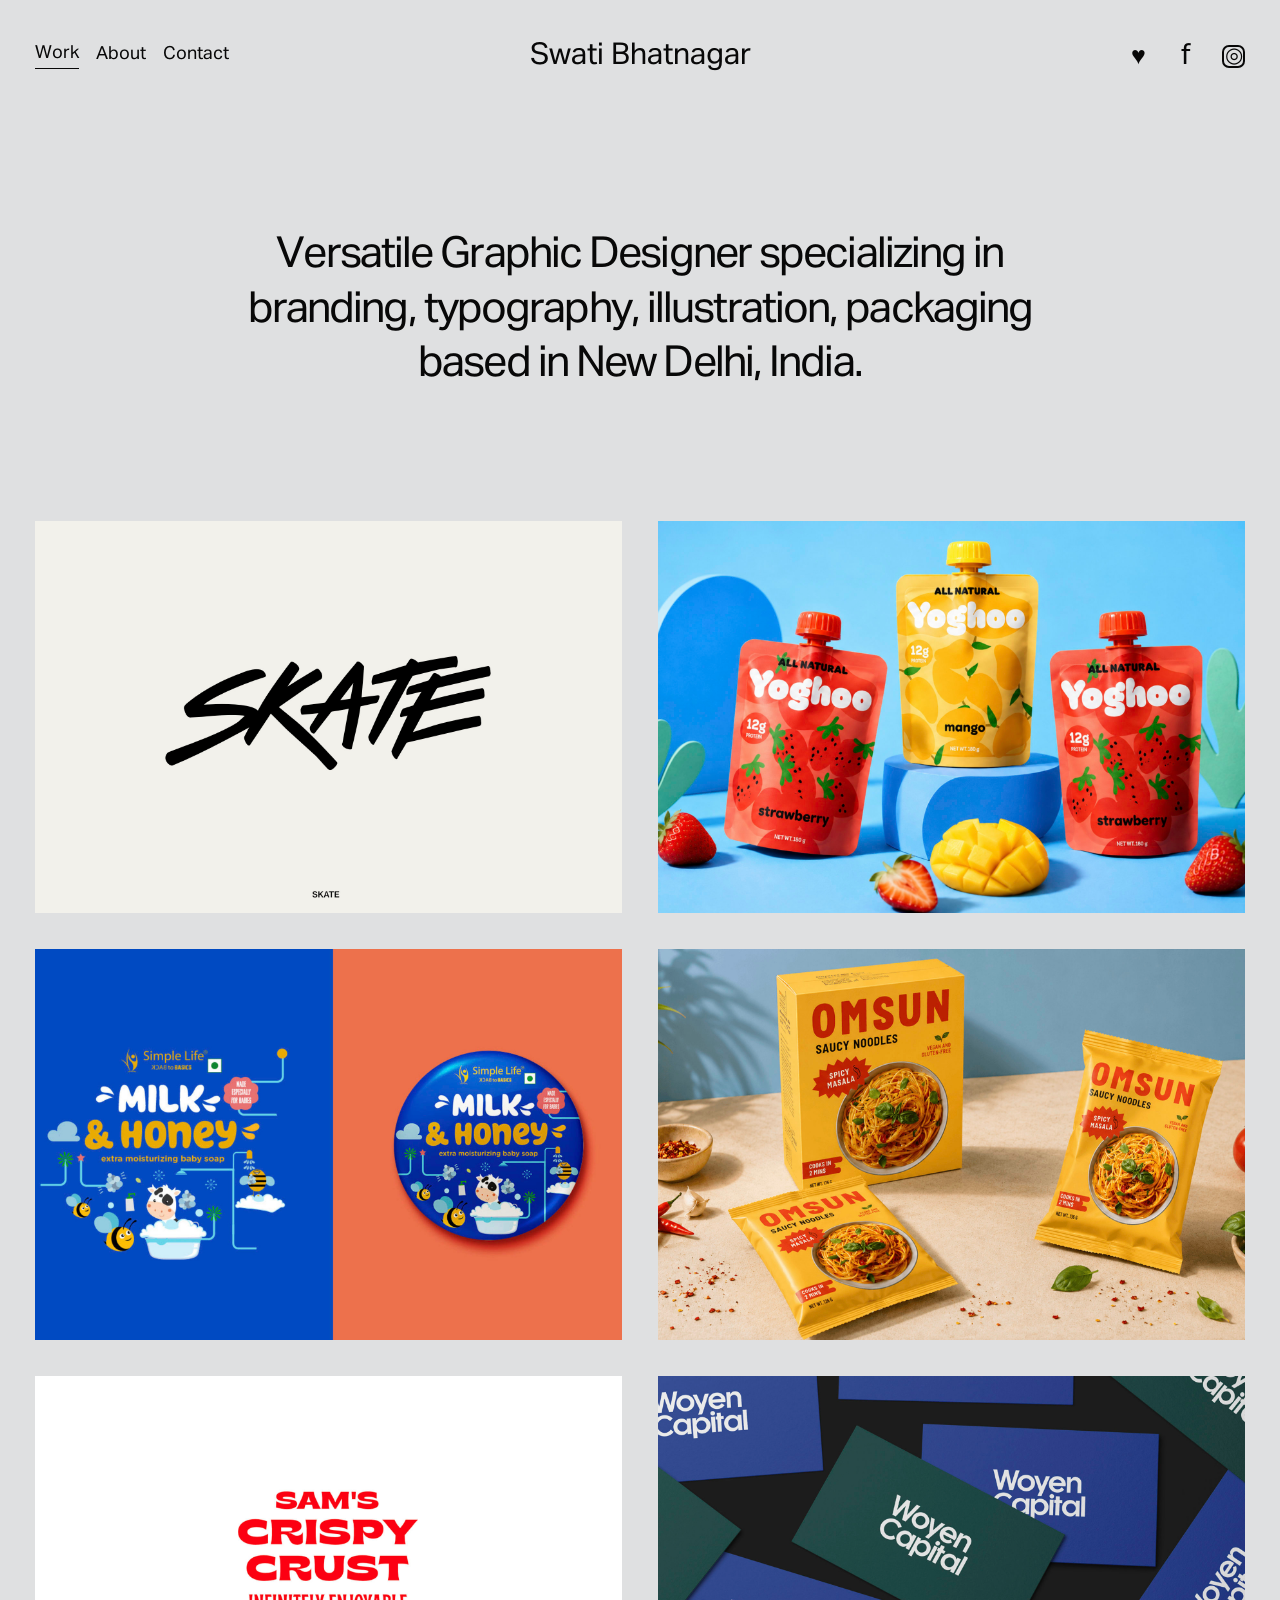
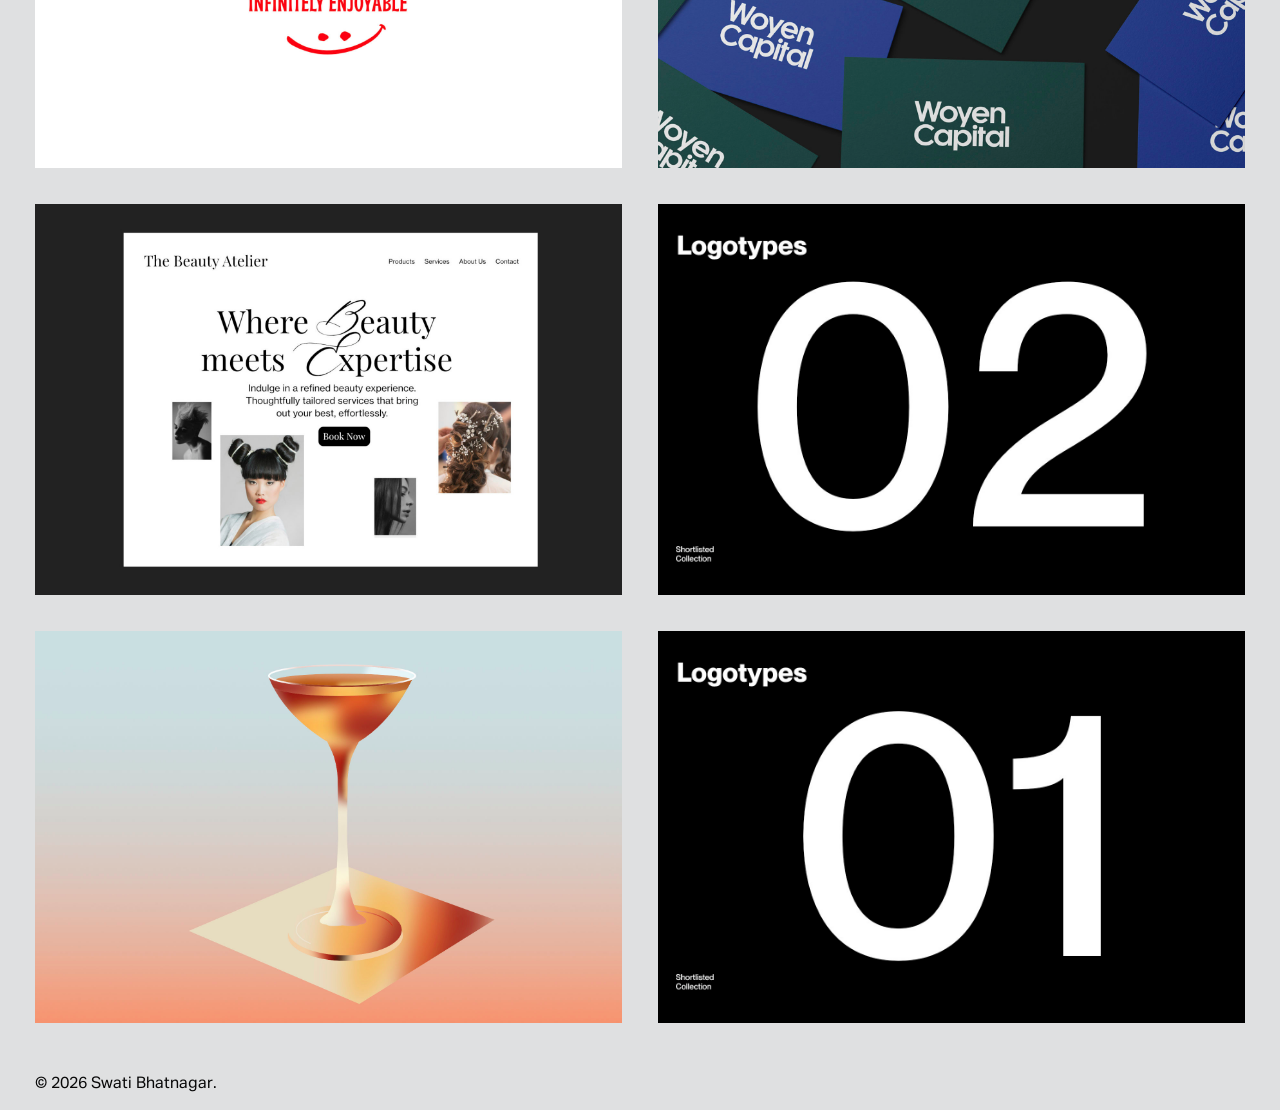
<file: index.html>
<!doctype html>
<html lang="en">
<head>
  <meta charset="utf-8">
  <meta name="viewport" content="width=device-width, initial-scale=1">
  <meta name="description" content="A clean, image-led portfolio template for artists and illustrators.">
  <title>Graphic Designer, Illustrator Portfolio — Swati Bhatnagar</title>
  <link rel="stylesheet" href="style.css">
</head>
<body>
  <header class="site-header">
    <nav class="nav-left" aria-label="Main navigation">
      <a class="active" href="#work">Work</a>
      <a href="#about">About</a>
      <a href="#contact">Contact</a>
    </nav>
    <a class="wordmark" href="https://swariddhi.github.io" aria-label="Home">Swati Bhatnagar</a>
    <div class="nav-right" aria-label="Social links and cart">
      <a href="https://twitter.com/" aria-label="Twitter" title="Twitter" class="social twitter">♥</a>
      <a href="https://facebook.com/" aria-label="Facebook" title="Facebook" class="social facebook">f</a>
      <a href="https://instagram.com/" aria-label="Instagram" title="Instagram" class="social instagram">◎</a>
      
    </div>
    <button class="menu-toggle" aria-label="Toggle navigation" aria-expanded="false">☰</button>
  </header>

  <main>
    <section class="intro" id="about">
      <h1>Versatile Graphic Designer specializing in <br class="desktop-break">branding, typography,
illustration, packaging<br class="desktop-break"> based in New Delhi, India.</h1>
    </section>

   <section class="work-grid" id="work" aria-label="Selected work">
      <a class="project project-dark" href="typographic-works-3.html">
        <img src="assets/skate1.jpg" alt="Typographic Works III">
        <span class="project-caption"><strong>Typographic Works III</strong><small>Graphic Design | Typography</small></span>
      </a>
      <a class="project project-light" href="yoghoo-drink-branding-packaging.html">
        <img src="assets/yoghoo-cover.jpg" alt="Yoghoo Drink Branding & Packaging">
        <span class="project-caption"><strong>Yoghoo Drink Branding & Packaging</strong><small>Graphic Design | Packaging</small></span>
      </a>
      <a class="project project-light" href="simple-life-baby-soaps-packaging-design.html">
        <img src="assets/simple-life-baby-soaps-cover.jpg" alt="Simple Life Baby Soaps - Packaging Design">
        <span class="project-caption"><strong>Simple Life Baby Soaps - Packaging Design</strong><small>Graphic Design | Packaging</small></span>
      </a>
      <a class="project project-dark" href="omsun-noodles-branding-product-design.html">
        <img src="assets/omsun-noodles-cover.jpg" alt="Omsun Noodles | Branding | Product Design">
        <span class="project-caption"><strong>Omsun Noodles | Branding | Product Design</strong><small>Graphic Design | Packaging</small></span>
      </a>
     <a class="project project-light" href="sam's-crispy-crust.html">
        <img src="assets/sam's crispy-crust-cover.jpg" alt="Sam's Cripsy Crust | Branding">
        <span class="project-caption"><strong>Sam's Cripsy Crust | Branding</strong><small>Graphic Design | Branding</small></span>
      </a>
    <a class="project project-dark" href="woyen-capital.html">
        <img src="assets/woyen-capital-cover.jpg" alt="Woyen Capital">
        <span class="project-caption"><strong>Woyen Capital</strong><small>Graphic Design | Branding</small></span>
      </a>
    <a class="project project-dark" href="hair-salon-homepage-website-design.html">
        <img src="assets/hair-salon-cover.jpg" alt="Hair Salon | Homepage | Website design">
        <span class="project-caption"><strong>Hair Salon | Homepage | Website design</strong><small>Graphic Design | UI, UX</small></span>
      </a>
     <a class="project project-dark" href="logo-collection-vol-02.html">
        <img src="assets/logo-collection-vol-02-cover.jpg" alt="Logo Collection Vol.02">
        <span class="project-caption"><strong>Logo Collection Vol.02</strong><small>Graphic Design | Logo Design</small></span>
      </a>
      <a class="project project-dark" href="soft-surrealism.html">
        <img src="assets/soft-cover.jpg" alt="Soft Surrealism">
        <span class="project-caption"><strong>Soft Surrealism</strong><small>Illustration</small></span>
      </a>
      <a class="project project-dark" href="logo-collection-vol-01.html">
        <img src="assets/logo-collection-vol-01-cover.jpg" alt="Logo Collection Vol.02">
        <span class="project-caption"><strong>Logo Collection Vol.01</strong><small>Graphic Design | Logo Design</small></span>
      </a>

      <p>© <span id="year"></span> Swati Bhatnagar.</p>
  </footer>
  <script src="script.js"></script>
</body>
</html>
</file>
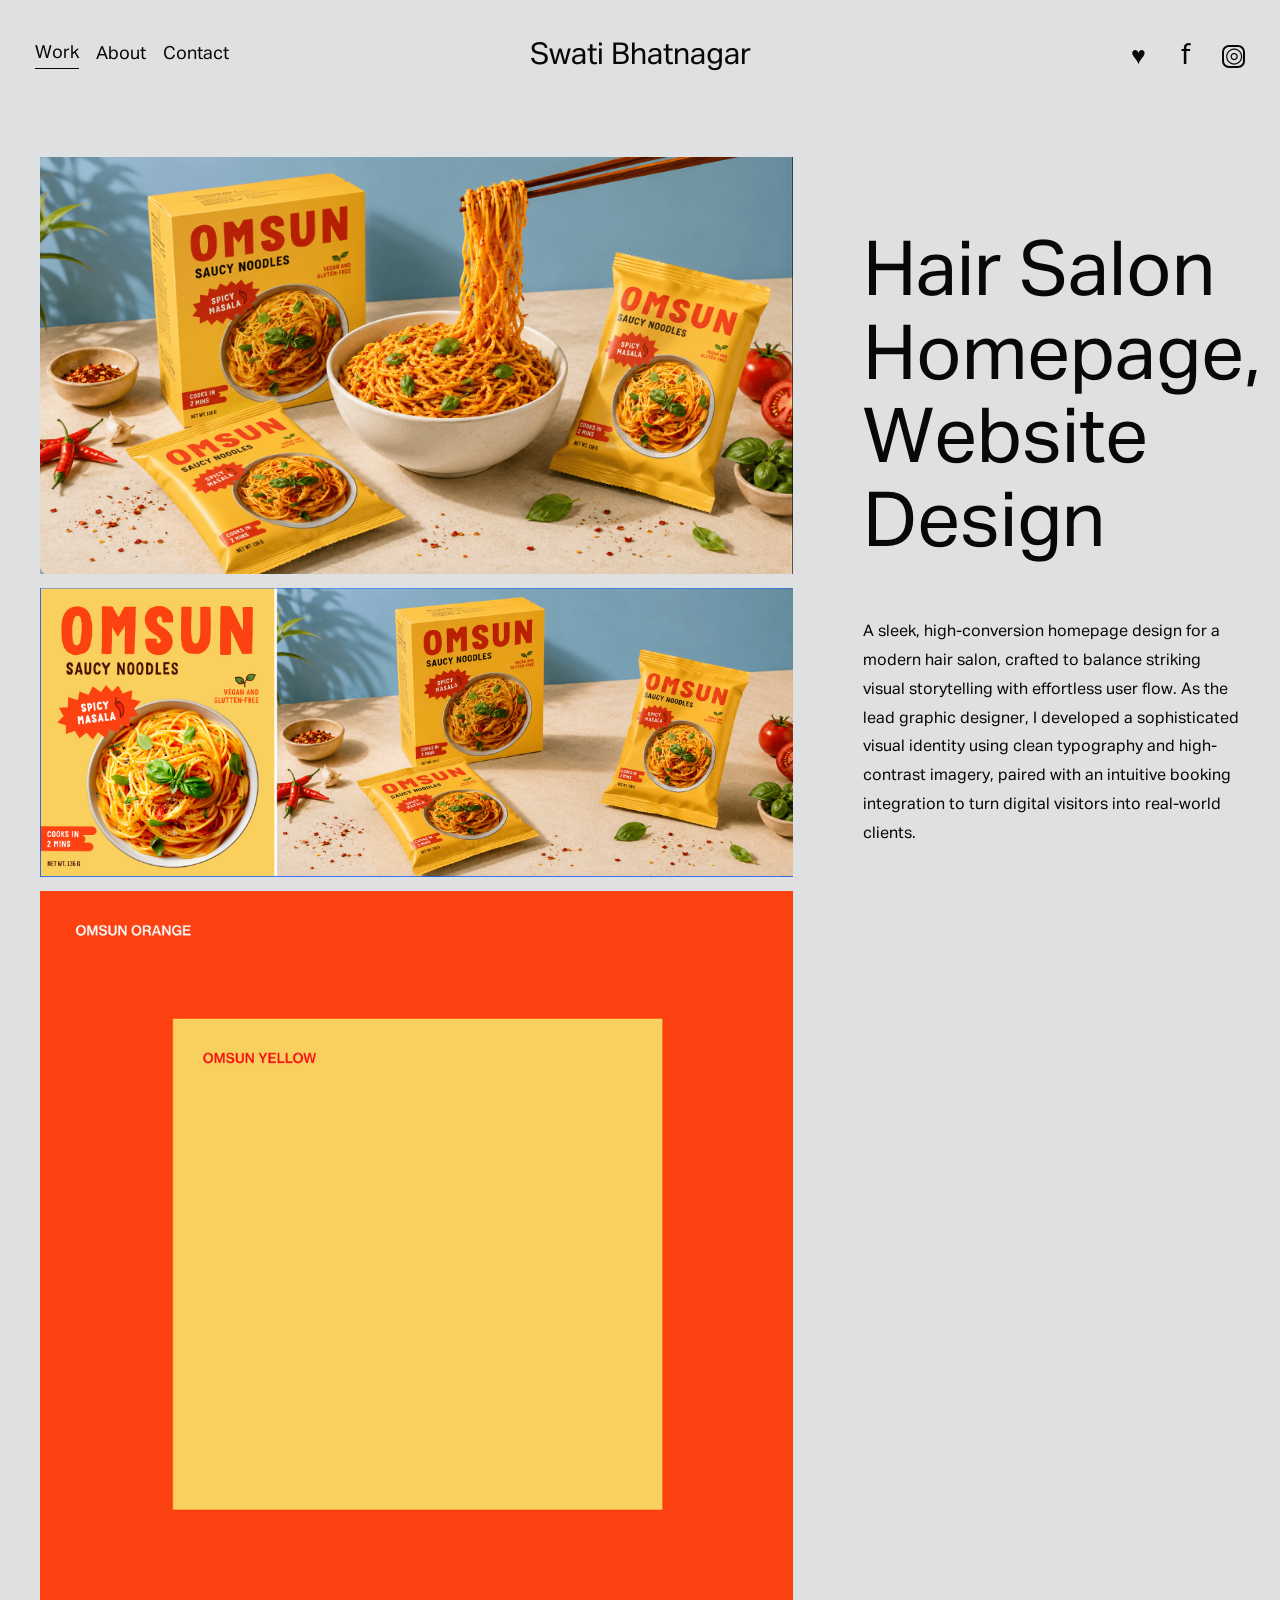
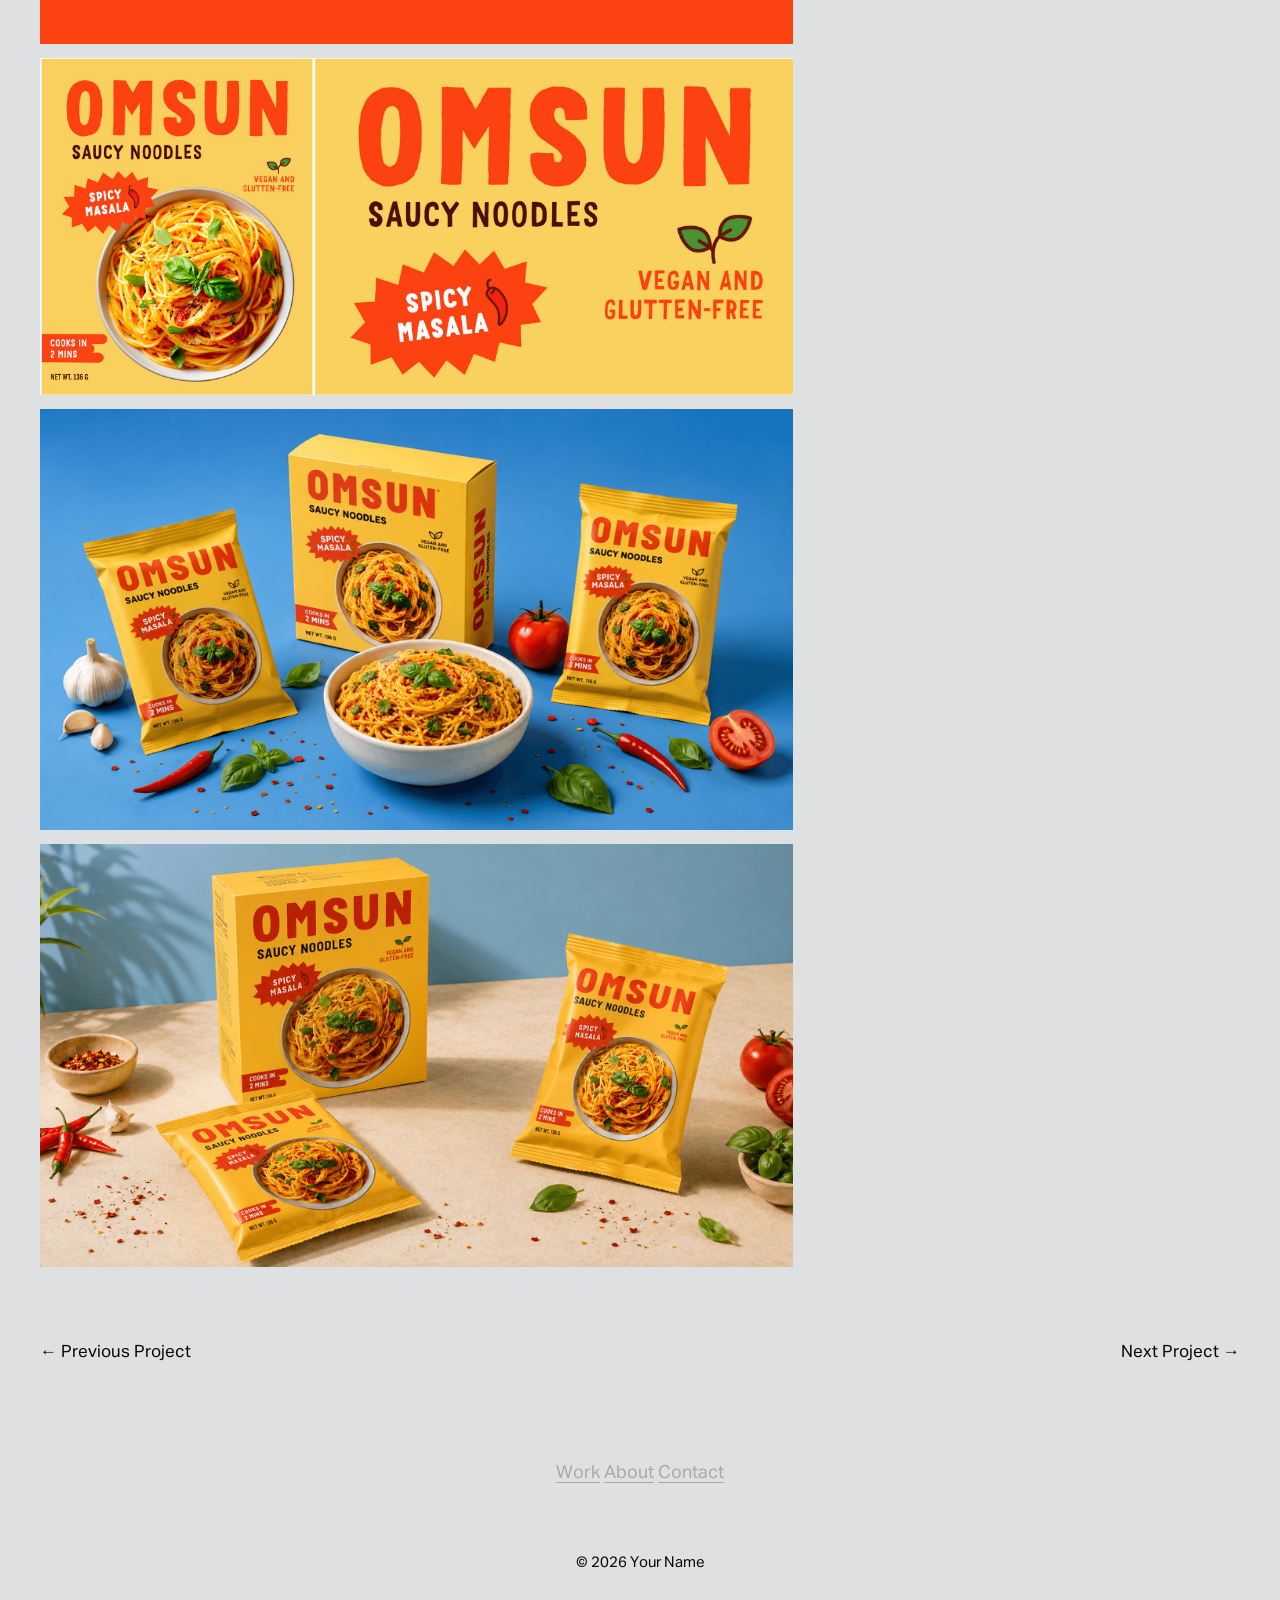
<file: hair Salon-homepage-website-design.html>
<!doctype html>
<html lang="en">
<head>
  <meta charset="utf-8">
  <meta name="viewport" content="width=device-width, initial-scale=1">
  <meta name="description" content="A clean, image-led portfolio template for artists and illustrators.">
  <title>Graphic Designer, Illustrator Portfolio — Swati Bhatnagar</title>
  <link rel="stylesheet" href="style.css">
</head>
<body>
  <header class="site-header">
    <nav class="nav-left" aria-label="Main navigation">
      <a class="active" href="#work">Work</a>
      <a href="#about">About</a>
      <a href="#contact">Contact</a>
    </nav>
    <a class="wordmark" href="https://swariddhi.github.io/Swariddhi/" aria-label="Home">Swati Bhatnagar</a>
    <div class="nav-right" aria-label="Social links and cart">
      <a href="https://twitter.com/" aria-label="Twitter" title="Twitter" class="social twitter">♥</a>
      <a href="https://facebook.com/" aria-label="Facebook" title="Facebook" class="social facebook">f</a>
      <a href="https://instagram.com/" aria-label="Instagram" title="Instagram" class="social instagram">◎</a>
      
    </div>
    <button class="menu-toggle" aria-label="Toggle navigation" aria-expanded="false">☰</button>
  </header>

    <title>Hair Salon | Homepage | Website design</title>

    <!-- Your existing stylesheet -->
    <link rel="stylesheet" href="style.css">


    <style>

        /* =========================
           PROJECT PAGE
        ========================= */

        .project-page {
            max-width: 1400px;
            margin: 0 auto;
            padding: 0 40px;
        }

        /* Project content */

        .project-content {
            display: grid;
            grid-template-columns: minmax(0, 2fr) minmax(280px, 1fr);
            gap: 70px;
            margin-top: 45px;
        }

        /* Images */

        .project-images {
            display: flex;
            flex-direction: column;
            gap: 14px;
        }

        .project-images img {
            display: block;
            width: 100%;
            height: auto;
        }

        /* Project information */

        .project-info {
            padding-top: 25px;
        }

        .project-info  {
            margin: 0 0 35px 0;
            font-size: 38px;
            line-height: 1.1;
            font-weight: 600;
        }

        .project-info p {
            margin: 0;
            max-width: 430px;
            font-size: 16px;
            line-height: 1.8;
            font-weight: 400;
        }

        /* Previous / Next */

        .project-navigation {
            display: flex;
            justify-content: space-between;
            margin-top: 75px;
            padding-bottom: 100px;
            font-size: 17px;
        }

        .project-navigation a {
            color: inherit;
            text-decoration: none;
        }

        .project-navigation a:hover {
            text-decoration: underline;
        }

        /* Mobile */

        @media (max-width: 800px) {

            .project-page {
                padding: 0 20px;
            }

            .project-content {
                grid-template-columns: 1fr;
                gap: 40px;
                margin-top: 30px;
            }

            .project-info {
                order: -1;
                padding-top: 0;
            }

            .project-info  {
                font-size: 30px;
                margin-bottom: 20px;
            }

            .project-info p {
                font-size: 15px;
                line-height: 1.7;
            }

            .project-navigation {
                margin-top: 50px;
                padding-bottom: 60px;
                font-size: 15px;
            }
        }

    </style>
</head>


<body>


    <!-- =========================
         PROJECT
         ========================= -->

    <main class="project-page">

        <div class="project-content">

            <!-- LEFT: PROJECT IMAGES -->

            <div class="project-images">

                <img src="assets/omsun-noodles1.png" alt="Project image">

                <img src="assets/omsun-noodles2.png" alt="Project image">

                <img src="assets/omsun-noodles3.jpg" alt="Project image">
                <img src="assets/omsun-noodles4.png" alt="Project image">
                <img src="assets/omsun-noodles5.png" alt="Project image">
                <img src="assets/omsun-noodles6.png" alt="Project image">
                

            </div>


            <!-- RIGHT: PROJECT INFORMATION -->

            <div class="project-info">

                <h1>
                    Hair Salon Homepage,<br>
                    Website Design
                </h1>

                <p>
                   A sleek, high-conversion homepage design for a modern hair salon, crafted to balance striking visual storytelling with effortless user flow. As the lead graphic designer, I developed a sophisticated visual identity using clean typography and high-contrast imagery, paired with an intuitive booking integration to turn digital visitors into real-world clients.
                </p>

            </div>

        </div>


        <!-- =========================
             PREVIOUS / NEXT
             ========================= -->

        <div class="project-navigation">

            <a href="project-previous.html">
                ← Previous Project
            </a>

            <a href="project-next.html">
                Next Project →
            </a>

        </div>

    </main>


    <!-- =========================
         FOOTER
         ========================= -->

    <footer class="site-footer">

        <div class="footer-links">
            <a href="index.html">Work</a>
            <a href="about.html">About</a>
            <a href="contact.html">Contact</a>
        </div>

        <p>
            © 2026 Your Name
        </p>

    </footer>


</body>
</html>
</file>
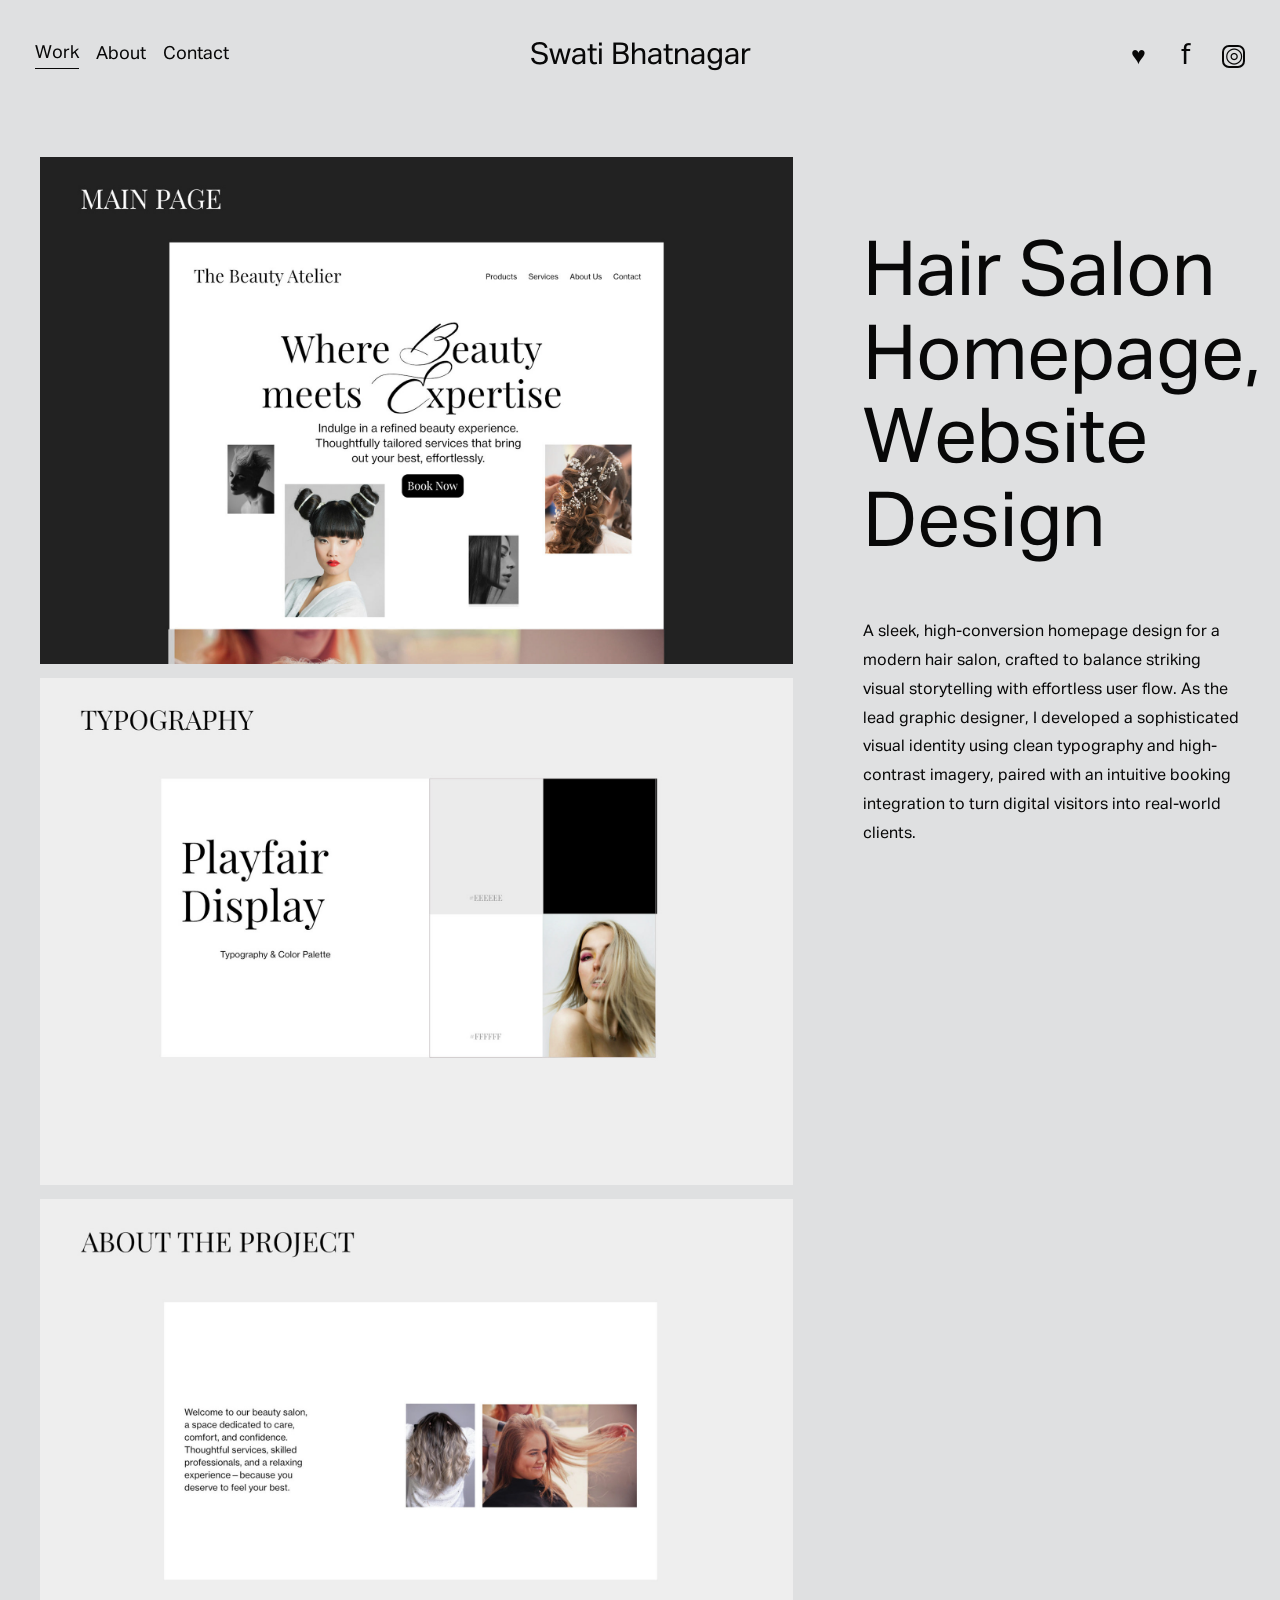
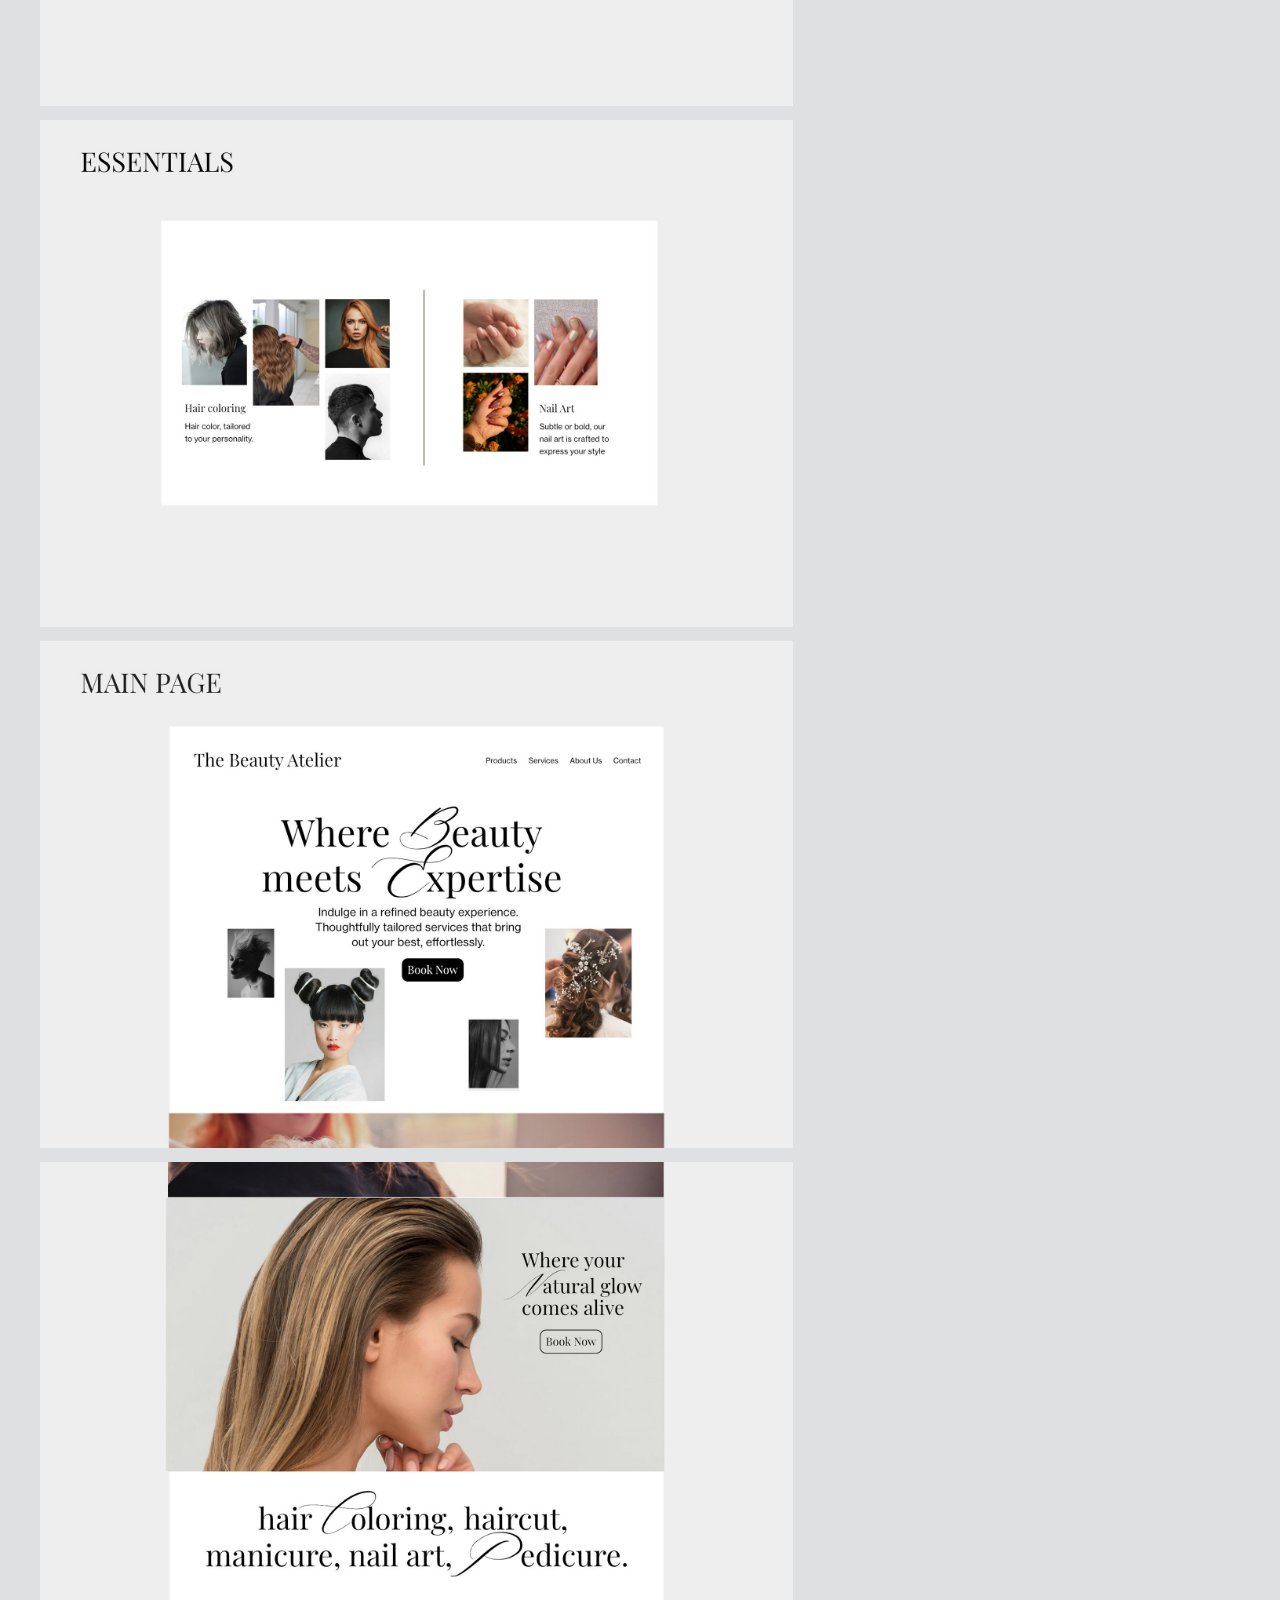
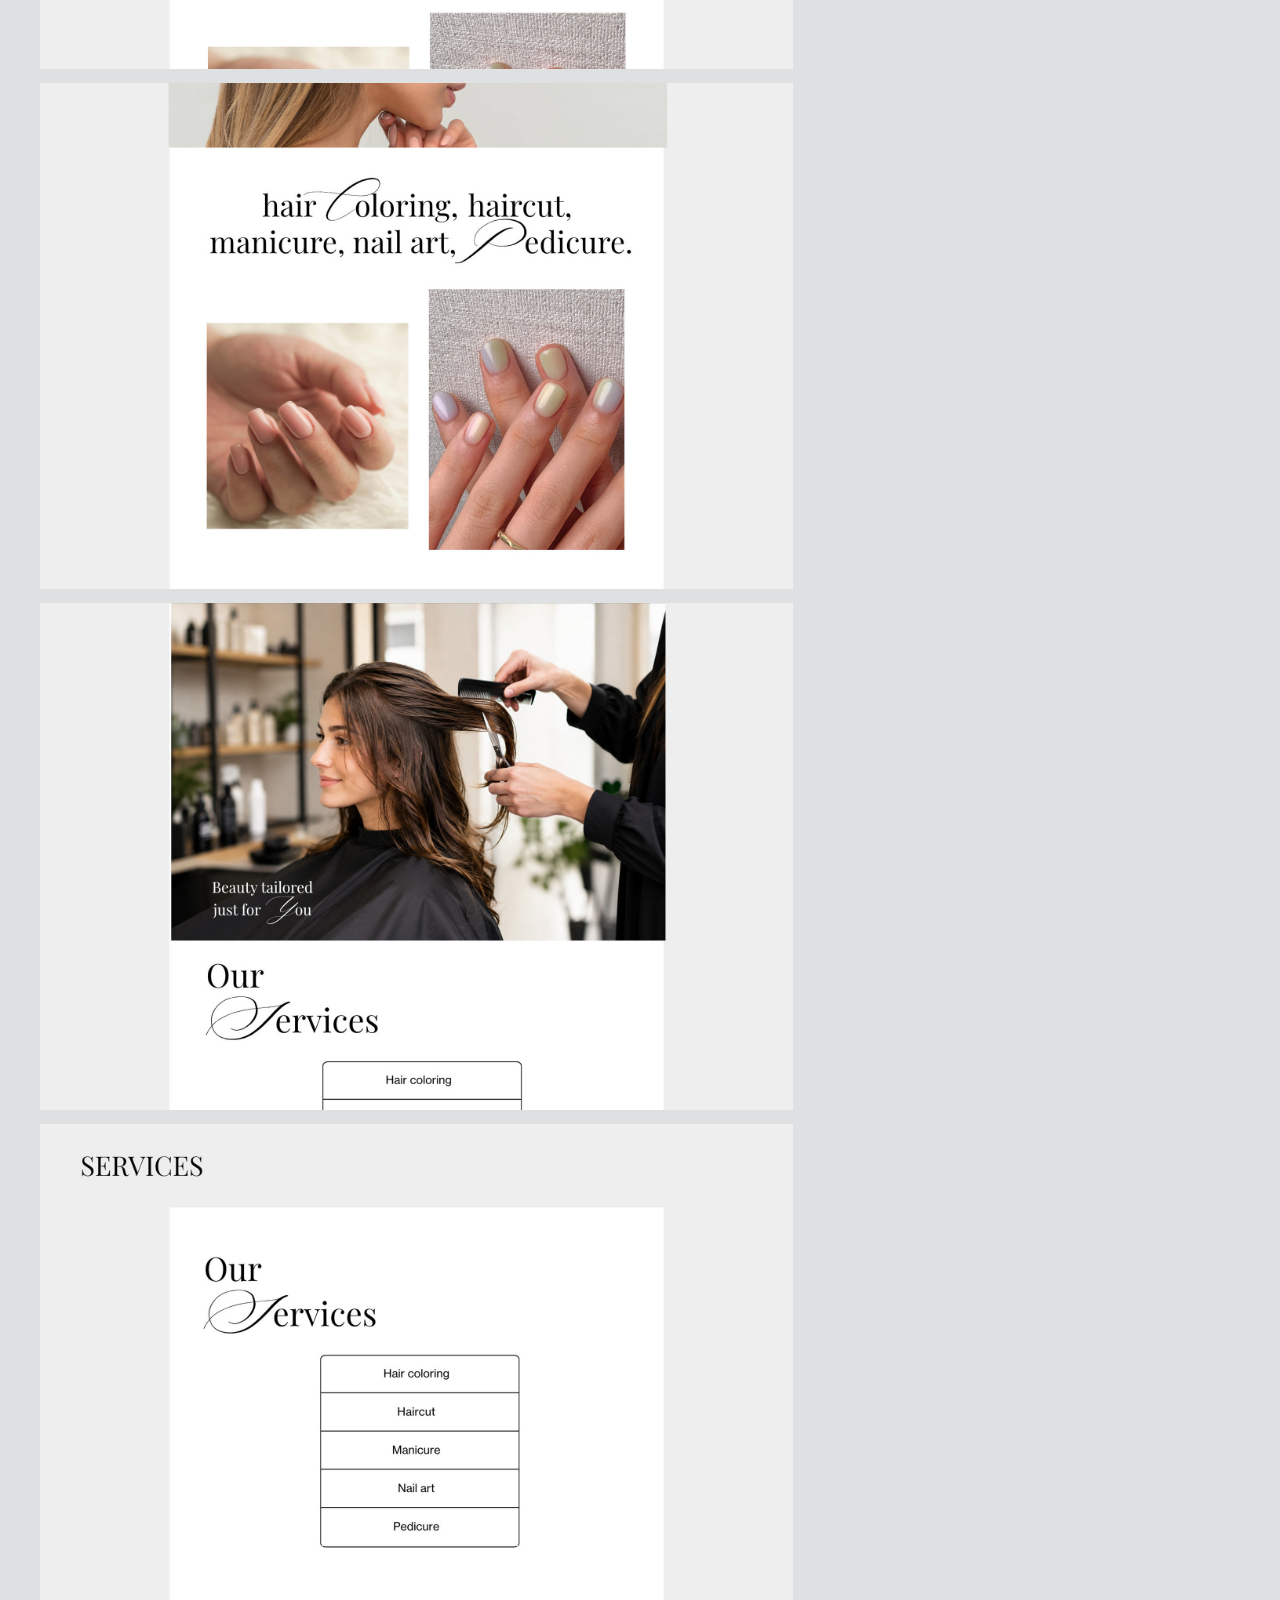
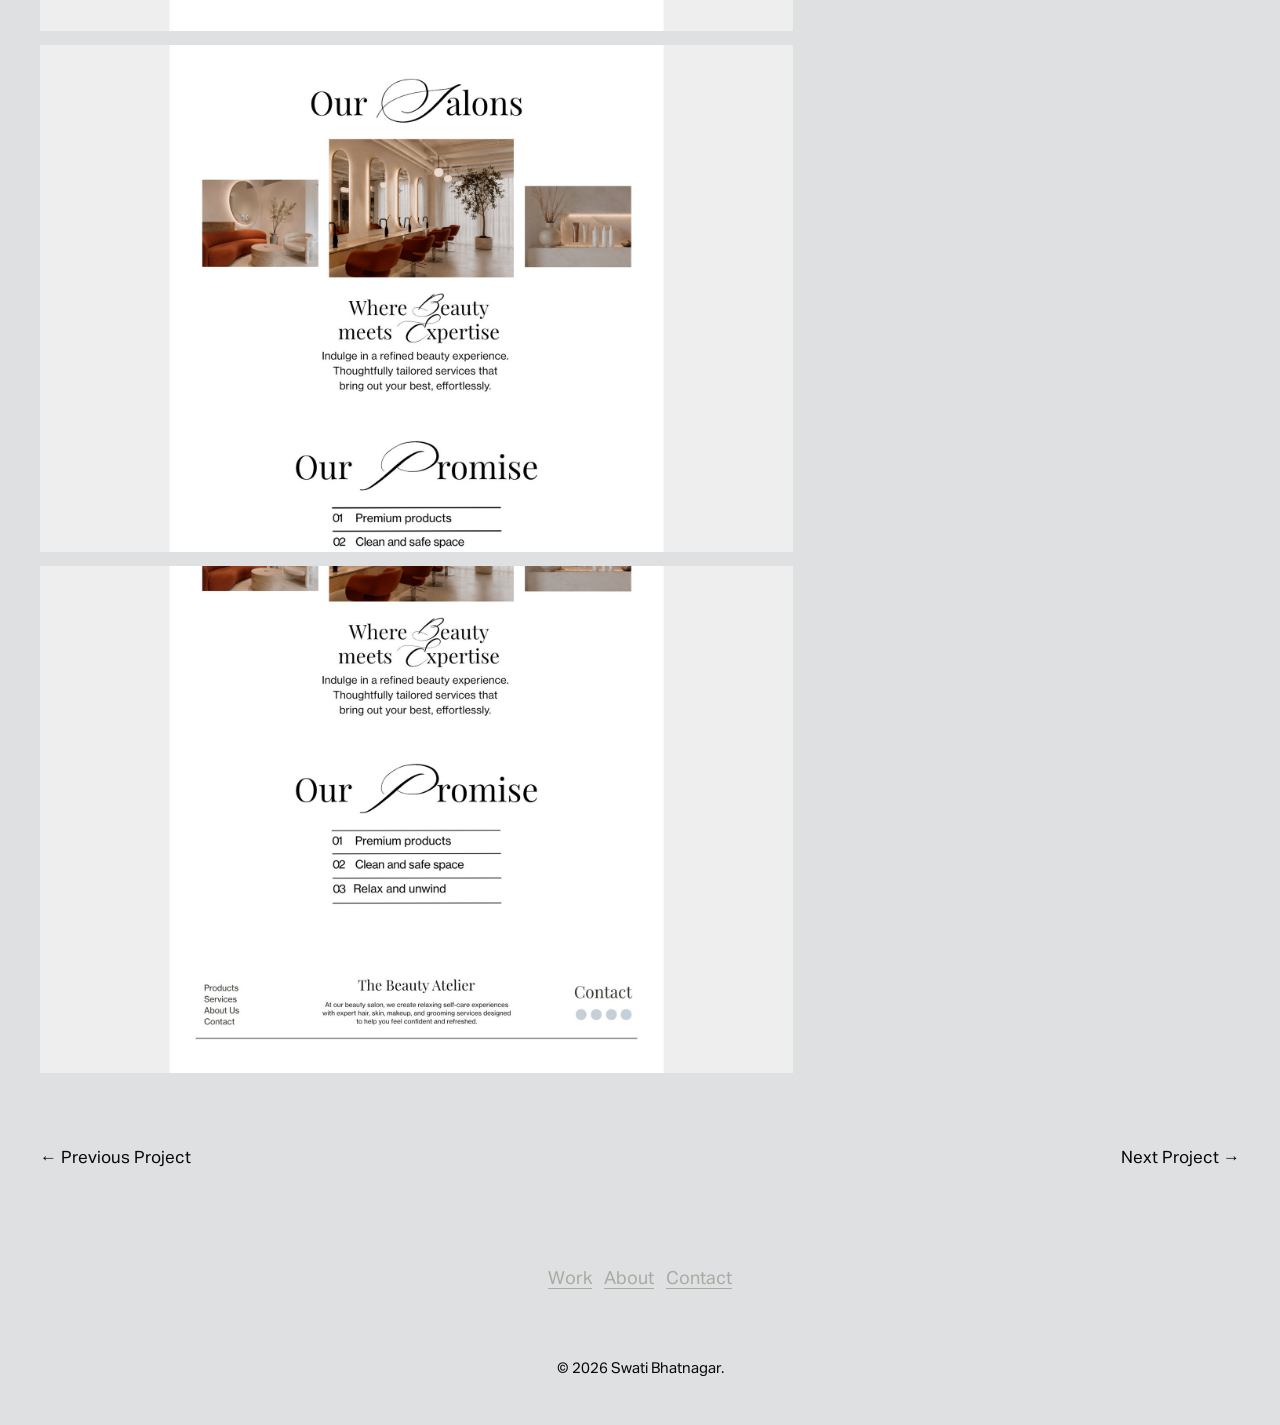
<file: hair-salon-homepage-website-design.html>
<!doctype html>
<html lang="en">
<head>
  <meta charset="utf-8">
  <meta name="viewport" content="width=device-width, initial-scale=1">
  <meta name="description" content="A clean, image-led portfolio template for artists and illustrators.">
  <title>Graphic Designer, Illustrator Portfolio — Swati Bhatnagar</title>
  <link rel="stylesheet" href="style.css">
</head>
<body>
  <header class="site-header">
    <nav class="nav-left" aria-label="Main navigation">
      <a class="active" href="#work">Work</a>
      <a href="#about">About</a>
      <a href="#contact">Contact</a>
    </nav>
    <a class="wordmark" href="https://swariddhi.github.io" aria-label="Home">Swati Bhatnagar</a>
    <div class="nav-right" aria-label="Social links and cart">
      <a href="https://twitter.com/" aria-label="Twitter" title="Twitter" class="social twitter">♥</a>
      <a href="https://facebook.com/" aria-label="Facebook" title="Facebook" class="social facebook">f</a>
      <a href="https://instagram.com/" aria-label="Instagram" title="Instagram" class="social instagram">◎</a>
      
    </div>
    <button class="menu-toggle" aria-label="Toggle navigation" aria-expanded="false">☰</button>
  </header>

    <title>Hair Salon | Homepage | Website design</title>

    <!-- Your existing stylesheet -->
    <link rel="stylesheet" href="style.css">


    <style>

        /* =========================
           PROJECT PAGE
        ========================= */

        .project-page {
            max-width: 1400px;
            margin: 0 auto;
            padding: 0 40px;
        }

        /* Project content */

        .project-content {
            display: grid;
            grid-template-columns: minmax(0, 2fr) minmax(280px, 1fr);
            gap: 70px;
            margin-top: 45px;
        }

        /* Images */

        .project-images {
            display: flex;
            flex-direction: column;
            gap: 14px;
        }

        .project-images img {
            display: block;
            width: 100%;
            height: auto;
        }

        /* Project information */

        .project-info {
            padding-top: 25px;
        }

        .project-info  {
            margin: 0 0 35px 0;
            font-size: 38px;
            line-height: 1.1;
            font-weight: 600;
        }

        .project-info p {
            margin: 0;
            max-width: 430px;
            font-size: 16px;
            line-height: 1.8;
            font-weight: 400;
        }

        /* Previous / Next */

        .project-navigation {
            display: flex;
            justify-content: space-between;
            margin-top: 75px;
            padding-bottom: 100px;
            font-size: 17px;
        }

        .project-navigation a {
            color: inherit;
            text-decoration: none;
        }

        .project-navigation a:hover {
            text-decoration: underline;
        }

        /* Mobile */

        @media (max-width: 800px) {

            .project-page {
                padding: 0 20px;
            }

            .project-content {
                grid-template-columns: 1fr;
                gap: 40px;
                margin-top: 30px;
            }

            .project-info {
                order: -1;
                padding-top: 0;
            }

            .project-info  {
                font-size: 30px;
                margin-bottom: 20px;
            }

            .project-info p {
                font-size: 15px;
                line-height: 1.7;
            }

            .project-navigation {
                margin-top: 50px;
                padding-bottom: 60px;
                font-size: 15px;
            }
        }

    </style>
</head>


<body>


    <!-- =========================
         PROJECT
         ========================= -->

    <main class="project-page">

        <div class="project-content">

            <!-- LEFT: PROJECT IMAGES -->

            <div class="project-images">

                <img src="assets/hair-salon-homepage-1.jpg" alt="Project image">

                <img src="assets/hair-salon-homepage-2.jpg" alt="Project image">

                <img src="assets/hair-salon-homepage-3.jpg" alt="Project image">
                <img src="assets/hair-salon-homepage-4.jpg" alt="Project image">
                <img src="assets/hair-salon-homepage-5.jpg" alt="Project image">
                <img src="assets/hair-salon-homepage-6.jpg" alt="Project image">
              <img src="assets/hair-salon-homepage-7.jpg" alt="Project image">
              <img src="assets/hair-salon-homepage-8.jpg" alt="Project image">
              <img src="assets/hair-salon-homepage-9.jpg" alt="Project image">
              <img src="assets/hair-salon-homepage-10.jpg" alt="Project image">
              <img src="assets/hair-salon-homepage-11.jpg" alt="Project image">
                

            </div>


            <!-- RIGHT: PROJECT INFORMATION -->

            <div class="project-info">

                <h1>
                    Hair Salon Homepage,<br>
                    Website Design
                </h1>

                <p>
                   A sleek, high-conversion homepage design for a modern hair salon, crafted to balance striking visual storytelling with effortless user flow. As the lead graphic designer, I developed a sophisticated visual identity using clean typography and high-contrast imagery, paired with an intuitive booking integration to turn digital visitors into real-world clients.
                </p>

            </div>

        </div>


        <!-- =========================
             PREVIOUS / NEXT
             ========================= -->

        <div class="project-navigation">

            <a href="project-previous.html">
                ← Previous Project
            </a>

            <a href="project-next.html">
                Next Project →
            </a>

        </div>

    </main>


    <!-- =========================
         FOOTER
         ========================= -->

    <footer class="site-footer">
    <nav aria-label="Footer navigation">
      <a href="#work">Work</a>
      <a href="#about">About</a>
      <a href="#contact">Contact</a>
    </nav>

        <p>
            © 2026 Swati Bhatnagar.
        </p>

    </footer>


</body>
</html>
</file>
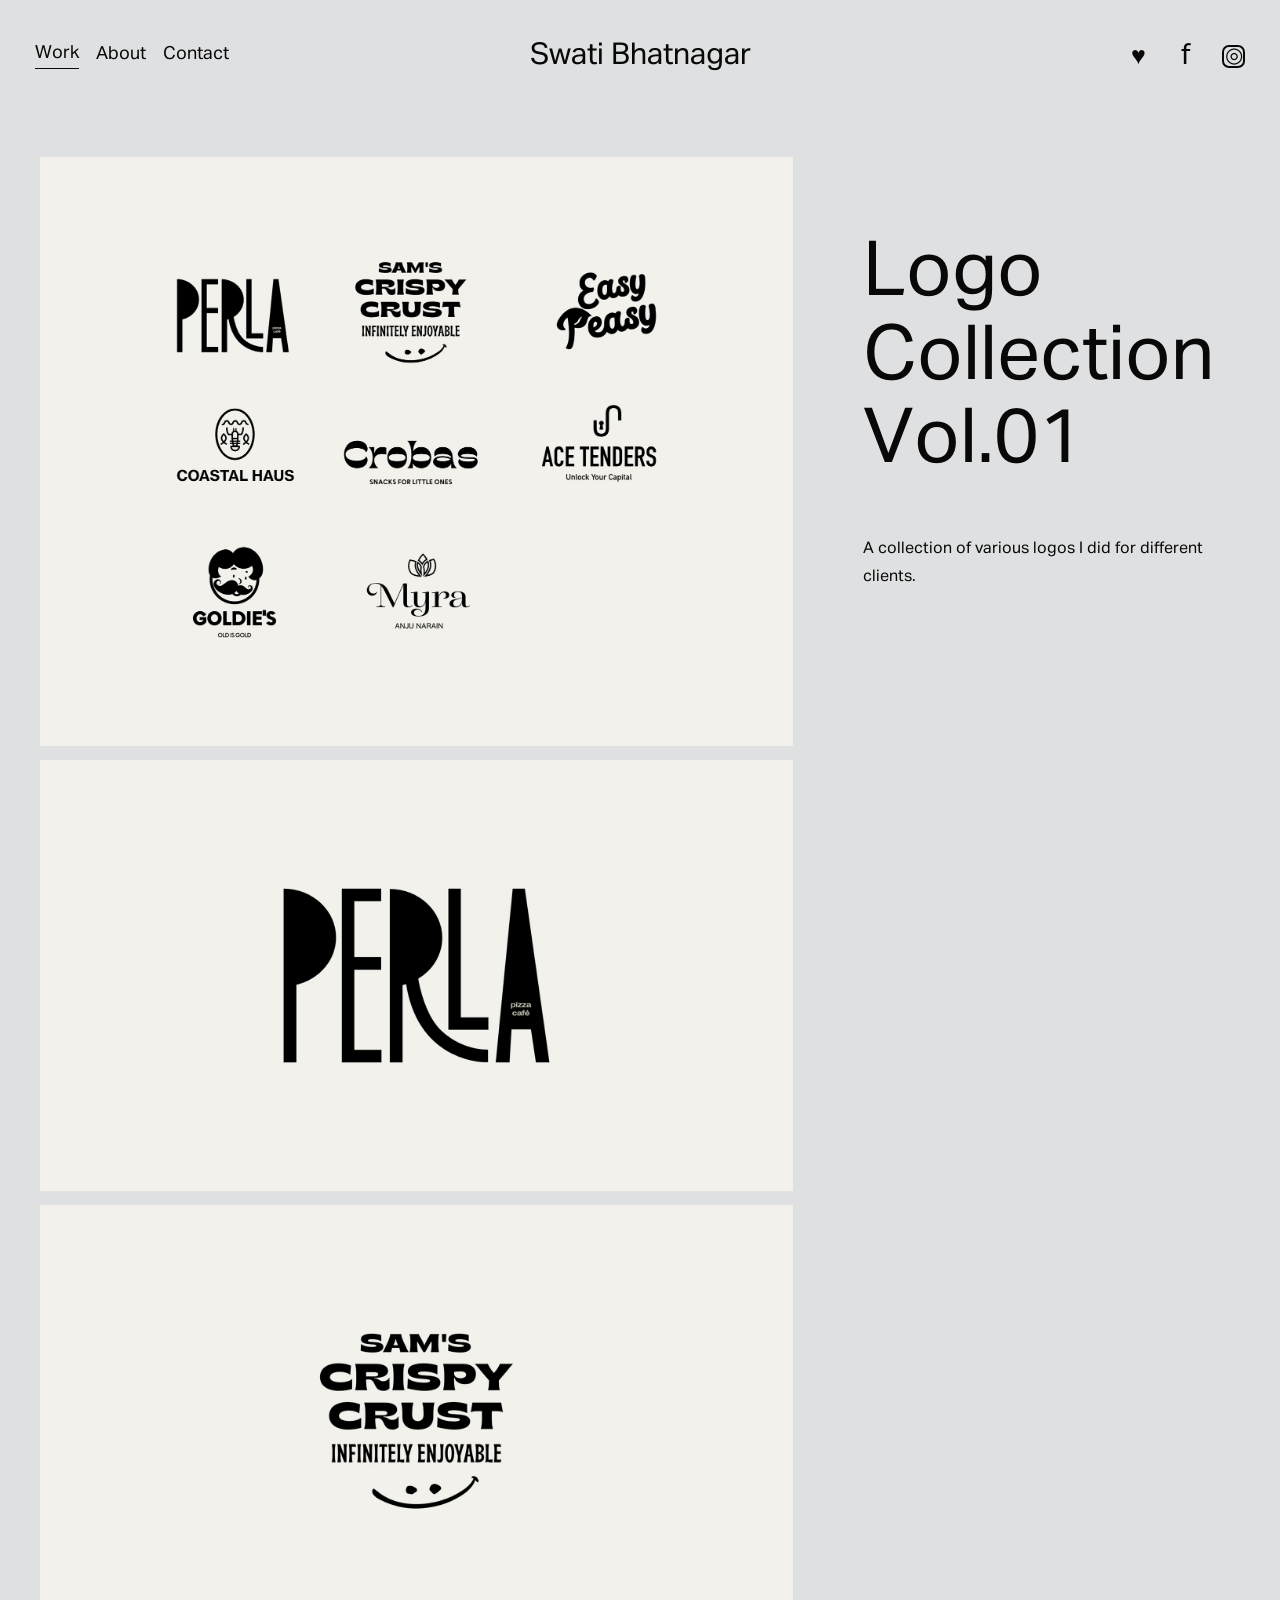
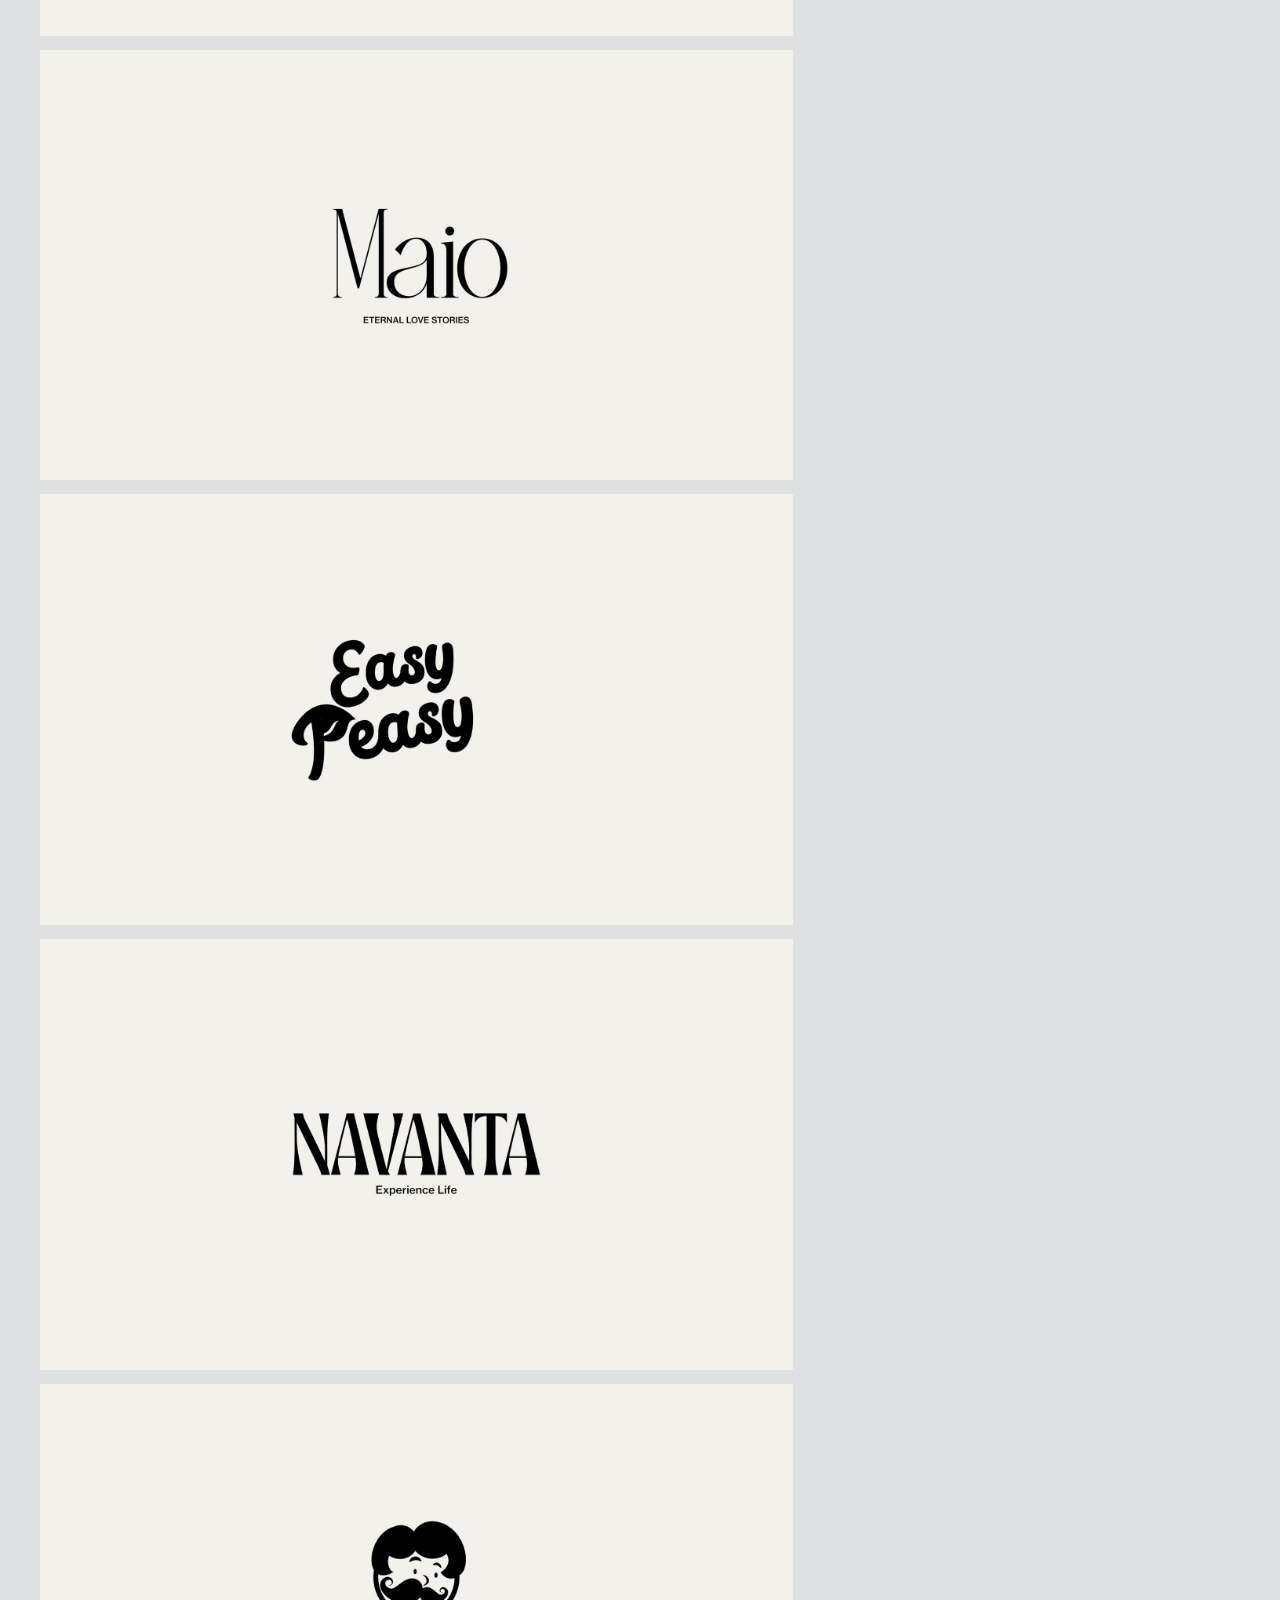
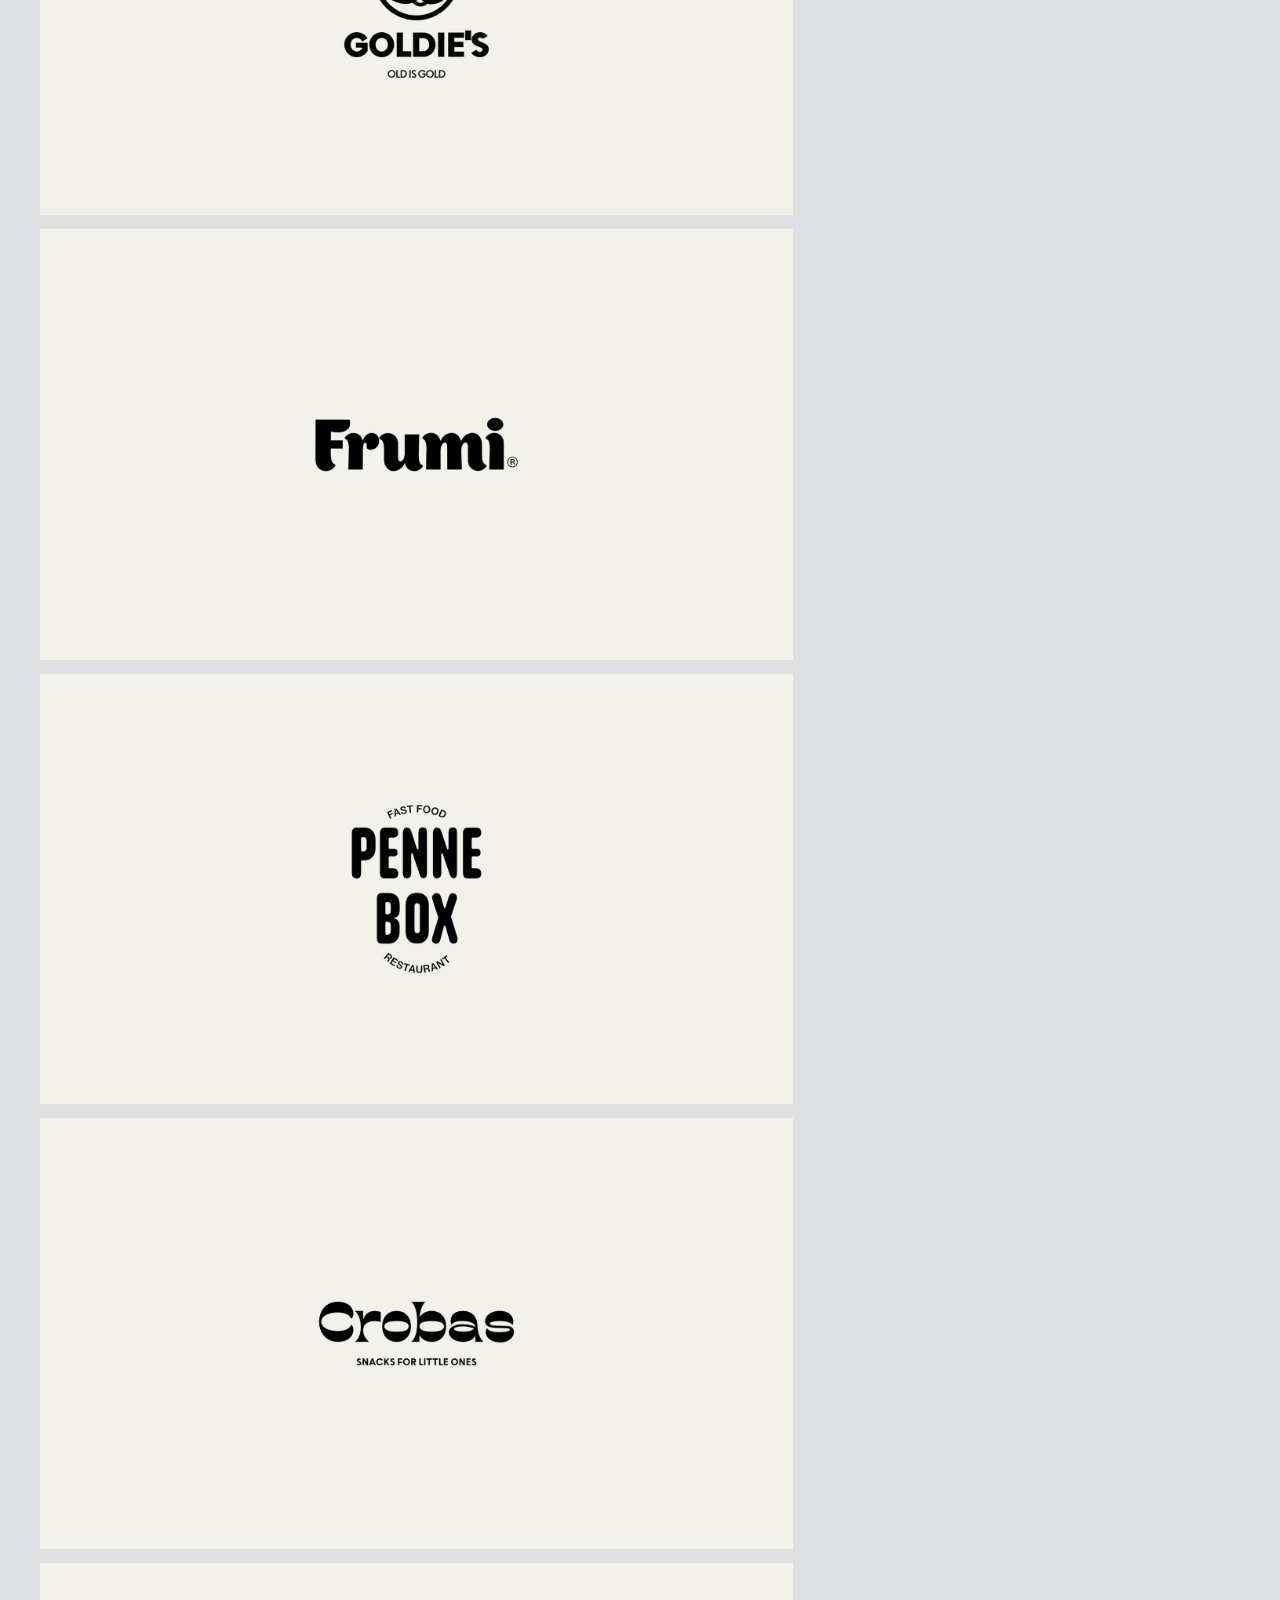
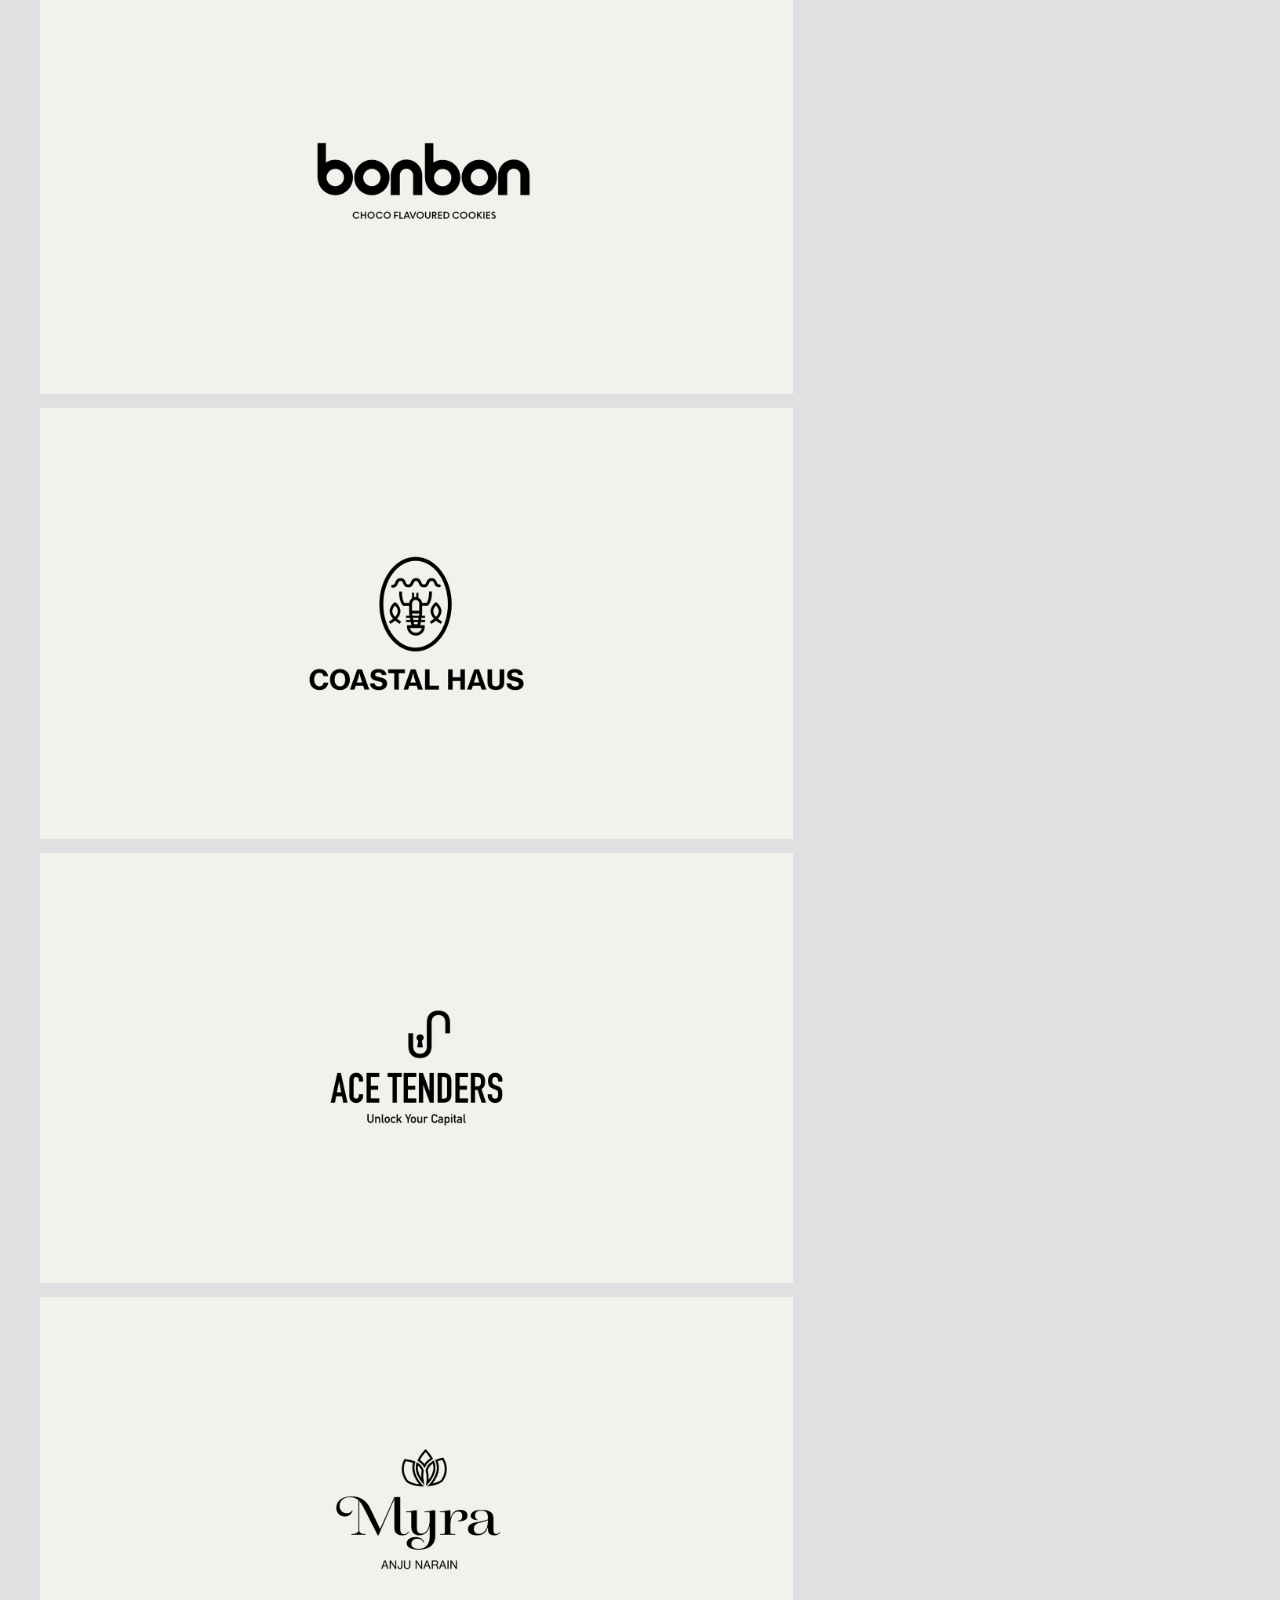
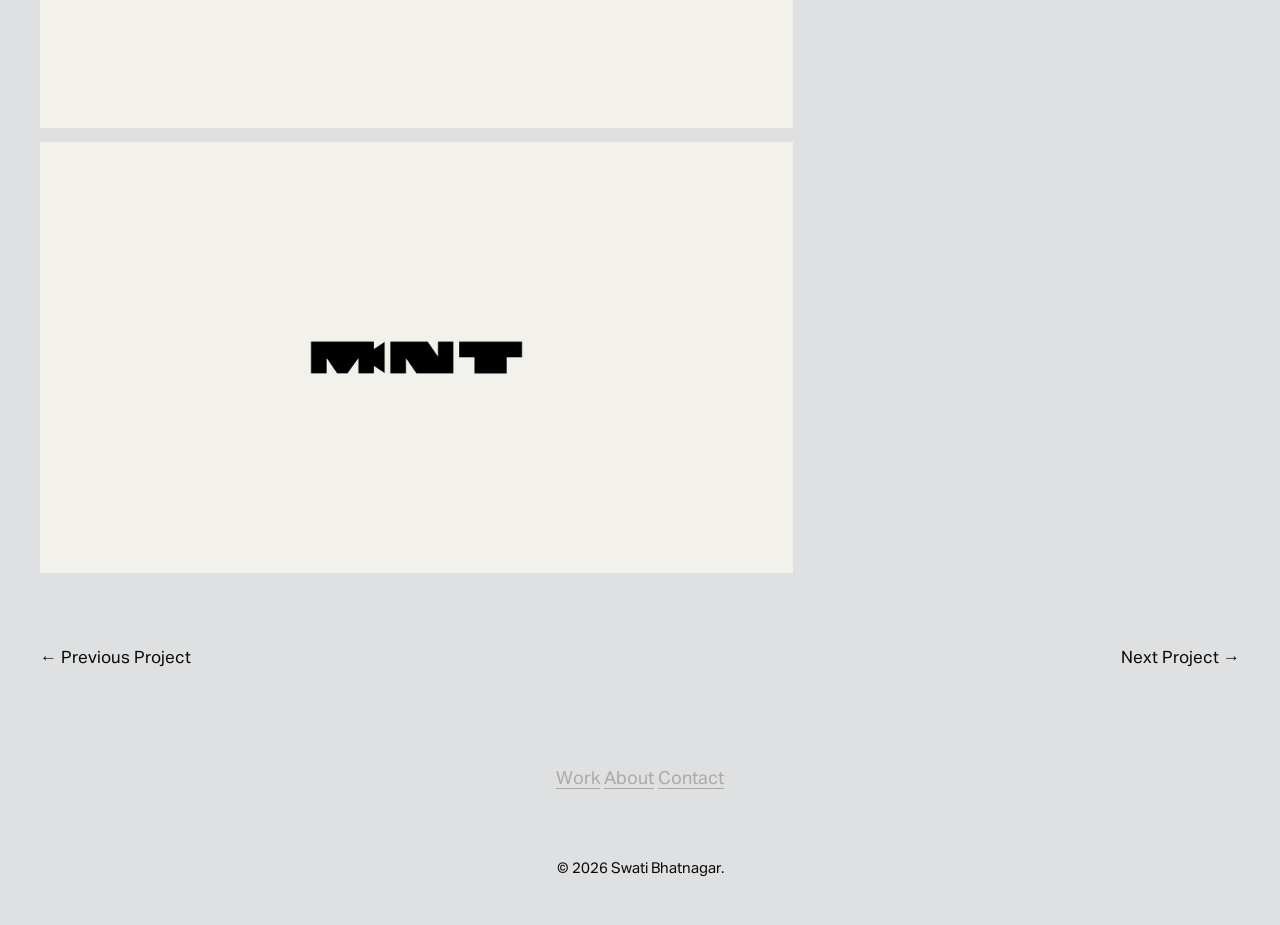
<file: logo-collection-vol-01.html>
<!doctype html>
<html lang="en">
<head>
  <meta charset="utf-8">
  <meta name="viewport" content="width=device-width, initial-scale=1">
  <meta name="description" content="A clean, image-led portfolio template for artists and illustrators.">
  <title>Graphic Designer, Illustrator Portfolio — Swati Bhatnagar</title>
  <link rel="stylesheet" href="style.css">
</head>
<body>
  <header class="site-header">
    <nav class="nav-left" aria-label="Main navigation">
      <a class="active" href="#work">Work</a>
      <a href="#about">About</a>
      <a href="#contact">Contact</a>
    </nav>
    <a class="wordmark" href="https://swariddhi.github.io" aria-label="Home">Swati Bhatnagar</a>
    <div class="nav-right" aria-label="Social links and cart">
      <a href="https://twitter.com/" aria-label="Twitter" title="Twitter" class="social twitter">♥</a>
      <a href="https://facebook.com/" aria-label="Facebook" title="Facebook" class="social facebook">f</a>
      <a href="https://instagram.com/" aria-label="Instagram" title="Instagram" class="social instagram">◎</a>
      
    </div>
    <button class="menu-toggle" aria-label="Toggle navigation" aria-expanded="false">☰</button>
  </header>

    <title>Logo Collection Vol.01</title>

    <!-- Your existing stylesheet -->
    <link rel="stylesheet" href="style.css">


    <style>

        /* =========================
           PROJECT PAGE
        ========================= */

        .project-page {
            max-width: 1400px;
            margin: 0 auto;
            padding: 0 40px;
        }

        /* Project content */

        .project-content {
            display: grid;
            grid-template-columns: minmax(0, 2fr) minmax(280px, 1fr);
            gap: 70px;
            margin-top: 45px;
        }

        /* Images */

        .project-images {
            display: flex;
            flex-direction: column;
            gap: 14px;
        }

        .project-images img {
            display: block;
            width: 100%;
            height: auto;
        }

        /* Project information */

        .project-info {
            padding-top: 25px;
        }

        .project-info  {
            margin: 0 0 35px 0;
            font-size: 38px;
            line-height: 1.1;
            font-weight: 600;
        }

        .project-info p {
            margin: 0;
            max-width: 430px;
            font-size: 16px;
            line-height: 1.8;
            font-weight: 400;
        }

        /* Previous / Next */

        .project-navigation {
            display: flex;
            justify-content: space-between;
            margin-top: 75px;
            padding-bottom: 100px;
            font-size: 17px;
        }

        .project-navigation a {
            color: inherit;
            text-decoration: none;
        }

        .project-navigation a:hover {
            text-decoration: underline;
        }

        /* Mobile */

        @media (max-width: 800px) {

            .project-page {
                padding: 0 20px;
            }

            .project-content {
                grid-template-columns: 1fr;
                gap: 40px;
                margin-top: 30px;
            }

            .project-info {
                order: -1;
                padding-top: 0;
            }

            .project-info  {
                font-size: 30px;
                margin-bottom: 20px;
            }

            .project-info p {
                font-size: 15px;
                line-height: 1.7;
            }

            .project-navigation {
                margin-top: 50px;
                padding-bottom: 60px;
                font-size: 15px;
            }
        }

    </style>
</head>


<body>


    <!-- =========================
         PROJECT
         ========================= -->

    <main class="project-page">

        <div class="project-content">

            <!-- LEFT: PROJECT IMAGES -->

            <div class="project-images">

                <img src="assets/logo-coll-vol-01a.jpg" alt="Project image">

                <img src="assets/logo-coll-vol-01b.jpg" alt="Project image">

                <img src="assets/logo-coll-vol-01c.jpg" alt="Project image">
                <img src="assets/logo-coll-vol-01d.jpg" alt="Project image">
                <img src="assets/logo-coll-vol-01e.jpg" alt="Project image">
                <img src="assets/logo-coll-vol-01f.jpg" alt="Project image">
              <img src="assets/logo-coll-vol-01g.jpg" alt="Project image">
              <img src="assets/logo-coll-vol-01h.jpg" alt="Project image">
              <img src="assets/logo-coll-vol-01i.jpg" alt="Project image">
              <img src="assets/logo-coll-vol-01j.jpg" alt="Project image">
              <img src="assets/logo-coll-vol-01k.jpg" alt="Project image">
              <img src="assets/logo-coll-vol-01l.jpg" alt="Project image">
              <img src="assets/logo-coll-vol-01n.jpg" alt="Project image">
              <img src="assets/logo-coll-vol-01o.jpg" alt="Project image">
              <img src="assets/logo-coll-vol-01p.jpg" alt="Project image">
              


            </div>


            <!-- RIGHT: PROJECT INFORMATION -->

            <div class="project-info">

                <h1>
                    Logo Collection<br>
                    Vol.01
                </h1>

                <p>
                    A collection of various logos I did for different clients.
                </p>

            </div>

        </div>


        <!-- =========================
             PREVIOUS / NEXT
             ========================= -->

        <div class="project-navigation">

            <a href="project-previous.html">
                ← Previous Project
            </a>

            <a href="project-next.html">
                Next Project →
            </a>

        </div>

    </main>


    <!-- =========================
         FOOTER
         ========================= -->

    <footer class="site-footer">

        <div class="footer-links">
            <a href="index.html">Work</a>
            <a href="about.html">About</a>
            <a href="contact.html">Contact</a>
        </div>

        <p>
            © 2026 Swati Bhatnagar.
        </p>

    </footer>


</body>
</html>
</file>
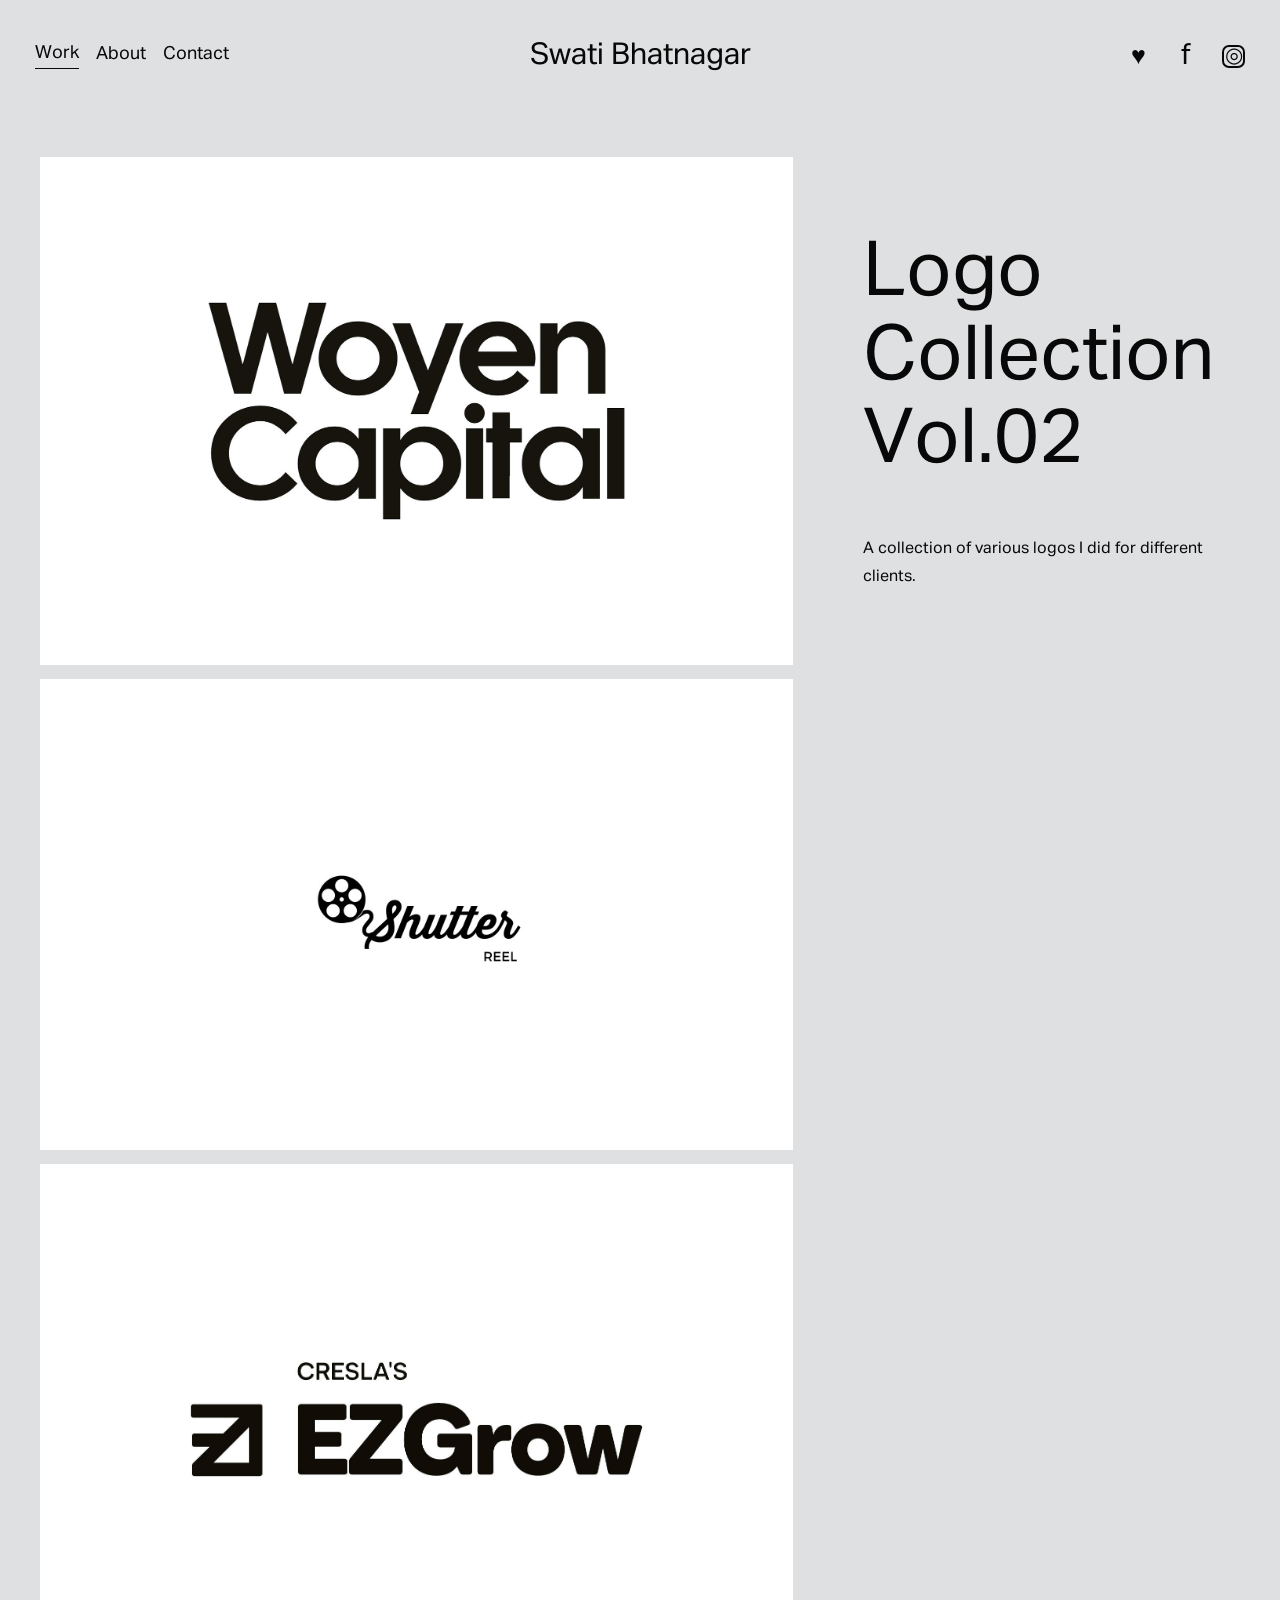
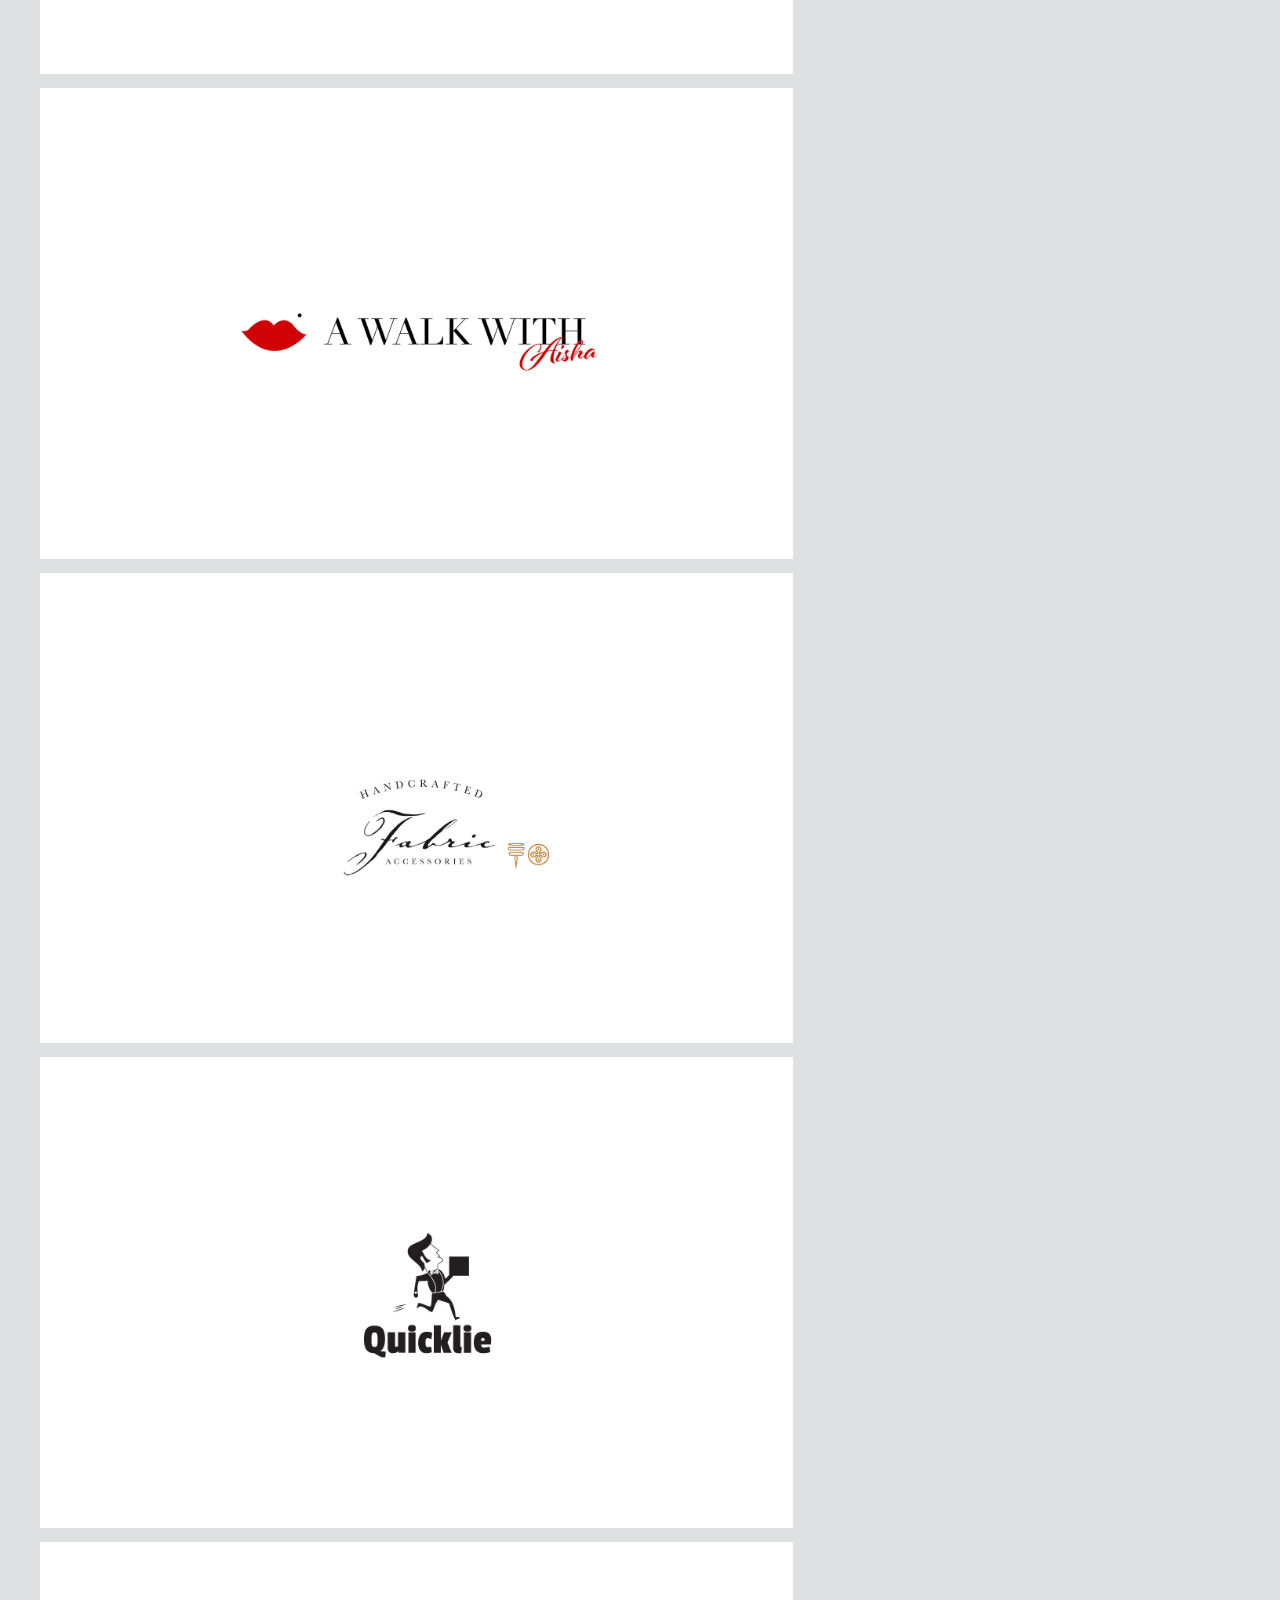
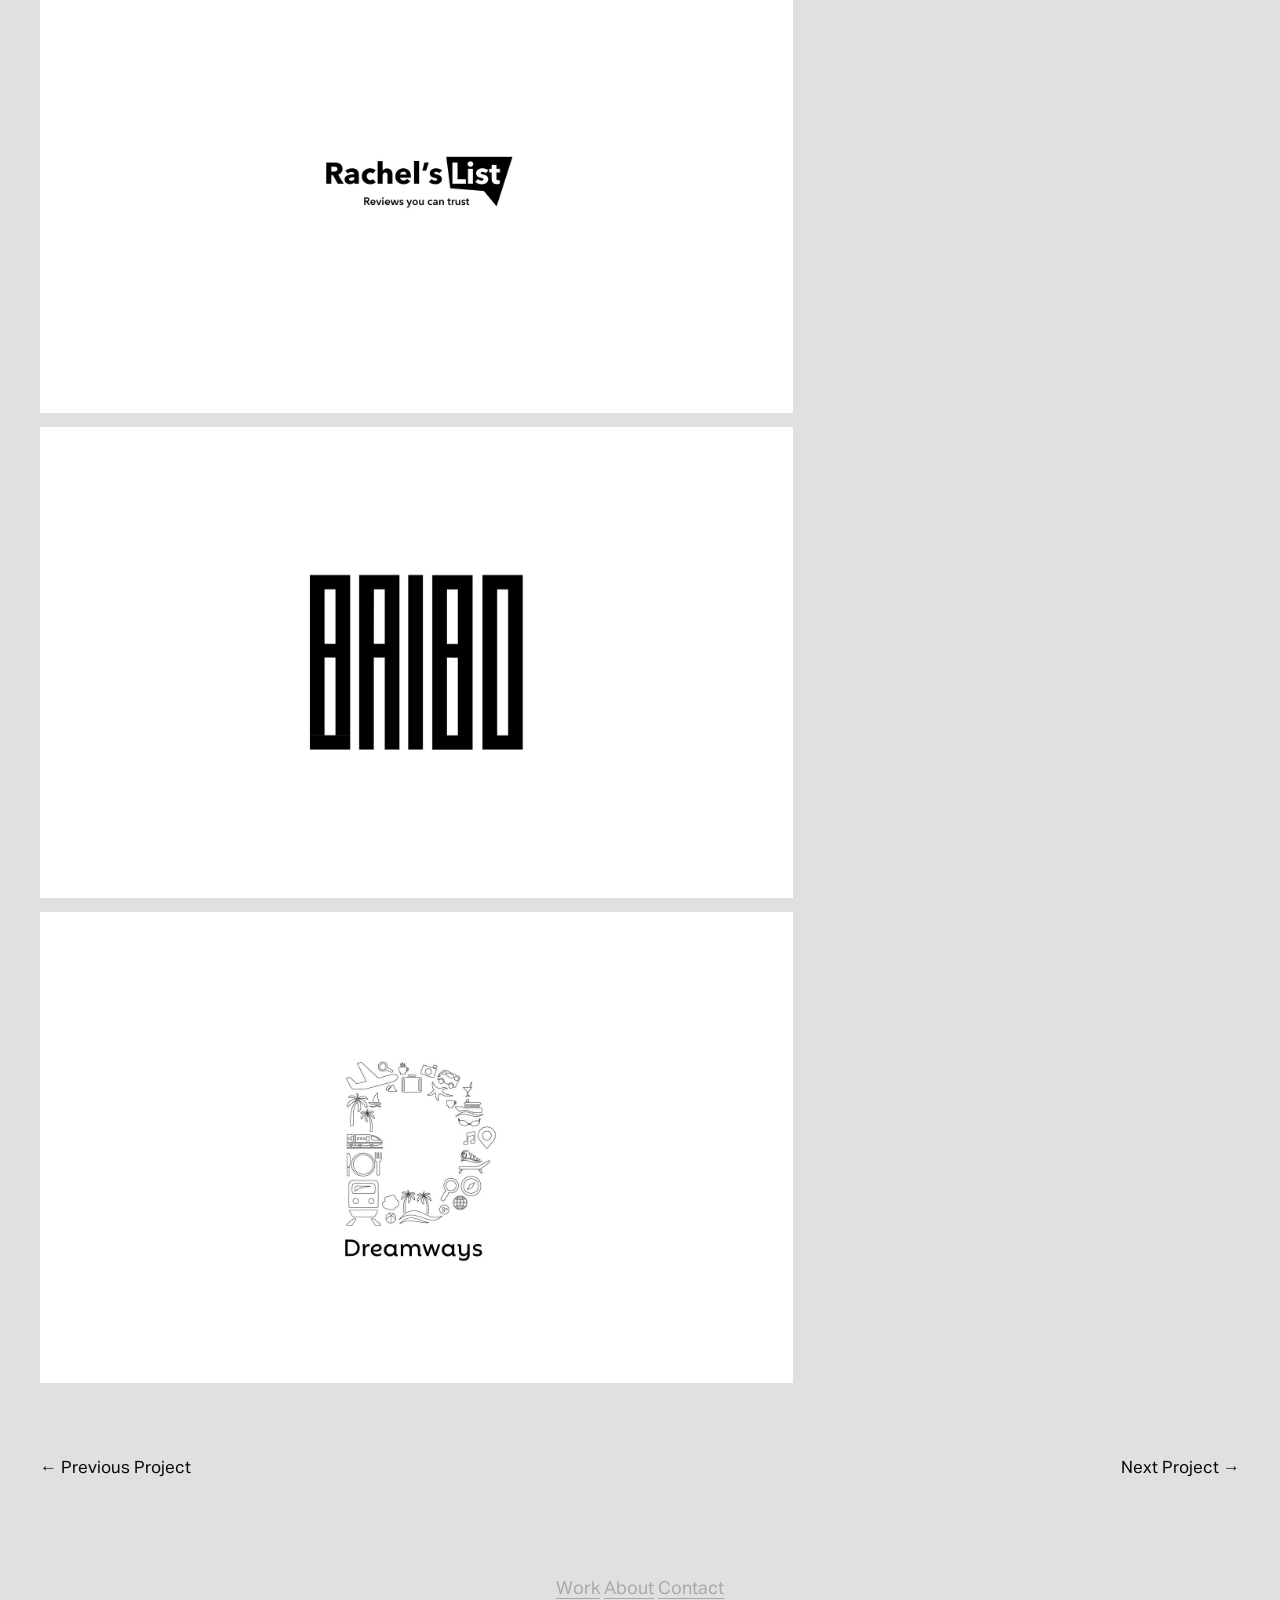
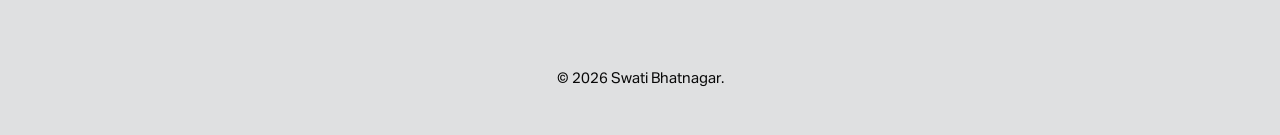
<file: logo-collection-vol-02.html>
<!doctype html>
<html lang="en">
<head>
  <meta charset="utf-8">
  <meta name="viewport" content="width=device-width, initial-scale=1">
  <meta name="description" content="A clean, image-led portfolio template for artists and illustrators.">
  <title>Graphic Designer, Illustrator Portfolio — Swati Bhatnagar</title>
  <link rel="stylesheet" href="style.css">
</head>
<body>
  <header class="site-header">
    <nav class="nav-left" aria-label="Main navigation">
      <a class="active" href="#work">Work</a>
      <a href="#about">About</a>
      <a href="#contact">Contact</a>
    </nav>
    <a class="wordmark" href="https://swariddhi.github.io" aria-label="Home">Swati Bhatnagar</a>
    <div class="nav-right" aria-label="Social links and cart">
      <a href="https://twitter.com/" aria-label="Twitter" title="Twitter" class="social twitter">♥</a>
      <a href="https://facebook.com/" aria-label="Facebook" title="Facebook" class="social facebook">f</a>
      <a href="https://instagram.com/" aria-label="Instagram" title="Instagram" class="social instagram">◎</a>
      
    </div>
    <button class="menu-toggle" aria-label="Toggle navigation" aria-expanded="false">☰</button>
  </header>

    <title>Logo Collection Vol.02</title>

    <!-- Your existing stylesheet -->
    <link rel="stylesheet" href="style.css">


    <style>

        /* =========================
           PROJECT PAGE
        ========================= */

        .project-page {
            max-width: 1400px;
            margin: 0 auto;
            padding: 0 40px;
        }

        /* Project content */

        .project-content {
            display: grid;
            grid-template-columns: minmax(0, 2fr) minmax(280px, 1fr);
            gap: 70px;
            margin-top: 45px;
        }

        /* Images */

        .project-images {
            display: flex;
            flex-direction: column;
            gap: 14px;
        }

        .project-images img {
            display: block;
            width: 100%;
            height: auto;
        }

        /* Project information */

        .project-info {
            padding-top: 25px;
        }

        .project-info  {
            margin: 0 0 35px 0;
            font-size: 38px;
            line-height: 1.1;
            font-weight: 600;
        }

        .project-info p {
            margin: 0;
            max-width: 430px;
            font-size: 16px;
            line-height: 1.8;
            font-weight: 400;
        }

        /* Previous / Next */

        .project-navigation {
            display: flex;
            justify-content: space-between;
            margin-top: 75px;
            padding-bottom: 100px;
            font-size: 17px;
        }

        .project-navigation a {
            color: inherit;
            text-decoration: none;
        }

        .project-navigation a:hover {
            text-decoration: underline;
        }

        /* Mobile */

        @media (max-width: 800px) {

            .project-page {
                padding: 0 20px;
            }

            .project-content {
                grid-template-columns: 1fr;
                gap: 40px;
                margin-top: 30px;
            }

            .project-info {
                order: -1;
                padding-top: 0;
            }

            .project-info  {
                font-size: 30px;
                margin-bottom: 20px;
            }

            .project-info p {
                font-size: 15px;
                line-height: 1.7;
            }

            .project-navigation {
                margin-top: 50px;
                padding-bottom: 60px;
                font-size: 15px;
            }
        }

    </style>
</head>


<body>


    <!-- =========================
         PROJECT
         ========================= -->

    <main class="project-page">

        <div class="project-content">

            <!-- LEFT: PROJECT IMAGES -->

            <div class="project-images">

                <img src="assets/logo-collection-vol-1-a.jpg" alt="Project image">

                <img src="assets/logo-collection-vol-1-b.jpg" alt="Project image">

                <img src="assets/logo-collection-vol-1-c.jpg" alt="Project image">
                <img src="assets/logo-collection-vol-1-d.jpg" alt="Project image">
                <img src="assets/logo-collection-vol-1-e.jpg" alt="Project image">
                <img src="assets/logo-collection-vol-1-f.jpg" alt="Project image">
              <img src="assets/logo-collection-vol-1-g.jpg" alt="Project image">
              <img src="assets/logo-collection-vol-1-h.jpg" alt="Project image">
              <img src="assets/logo-collection-vol-1-i.jpg" alt="Project image">
                

            </div>


            <!-- RIGHT: PROJECT INFORMATION -->

            <div class="project-info">

                <h1>
                    Logo Collection<br>
                    Vol.02
                </h1>

                <p>
                    A collection of various logos I did for different clients.
                </p>

            </div>

        </div>


        <!-- =========================
             PREVIOUS / NEXT
             ========================= -->

        <div class="project-navigation">

            <a href="project-previous.html">
                ← Previous Project
            </a>

            <a href="project-next.html">
                Next Project →
            </a>

        </div>

    </main>


    <!-- =========================
         FOOTER
         ========================= -->

    <footer class="site-footer">

        <div class="footer-links">
            <a href="index.html">Work</a>
            <a href="about.html">About</a>
            <a href="contact.html">Contact</a>
        </div>

        <p>
            © 2026 Swati Bhatnagar.
        </p>

    </footer>


</body>
</html>
</file>
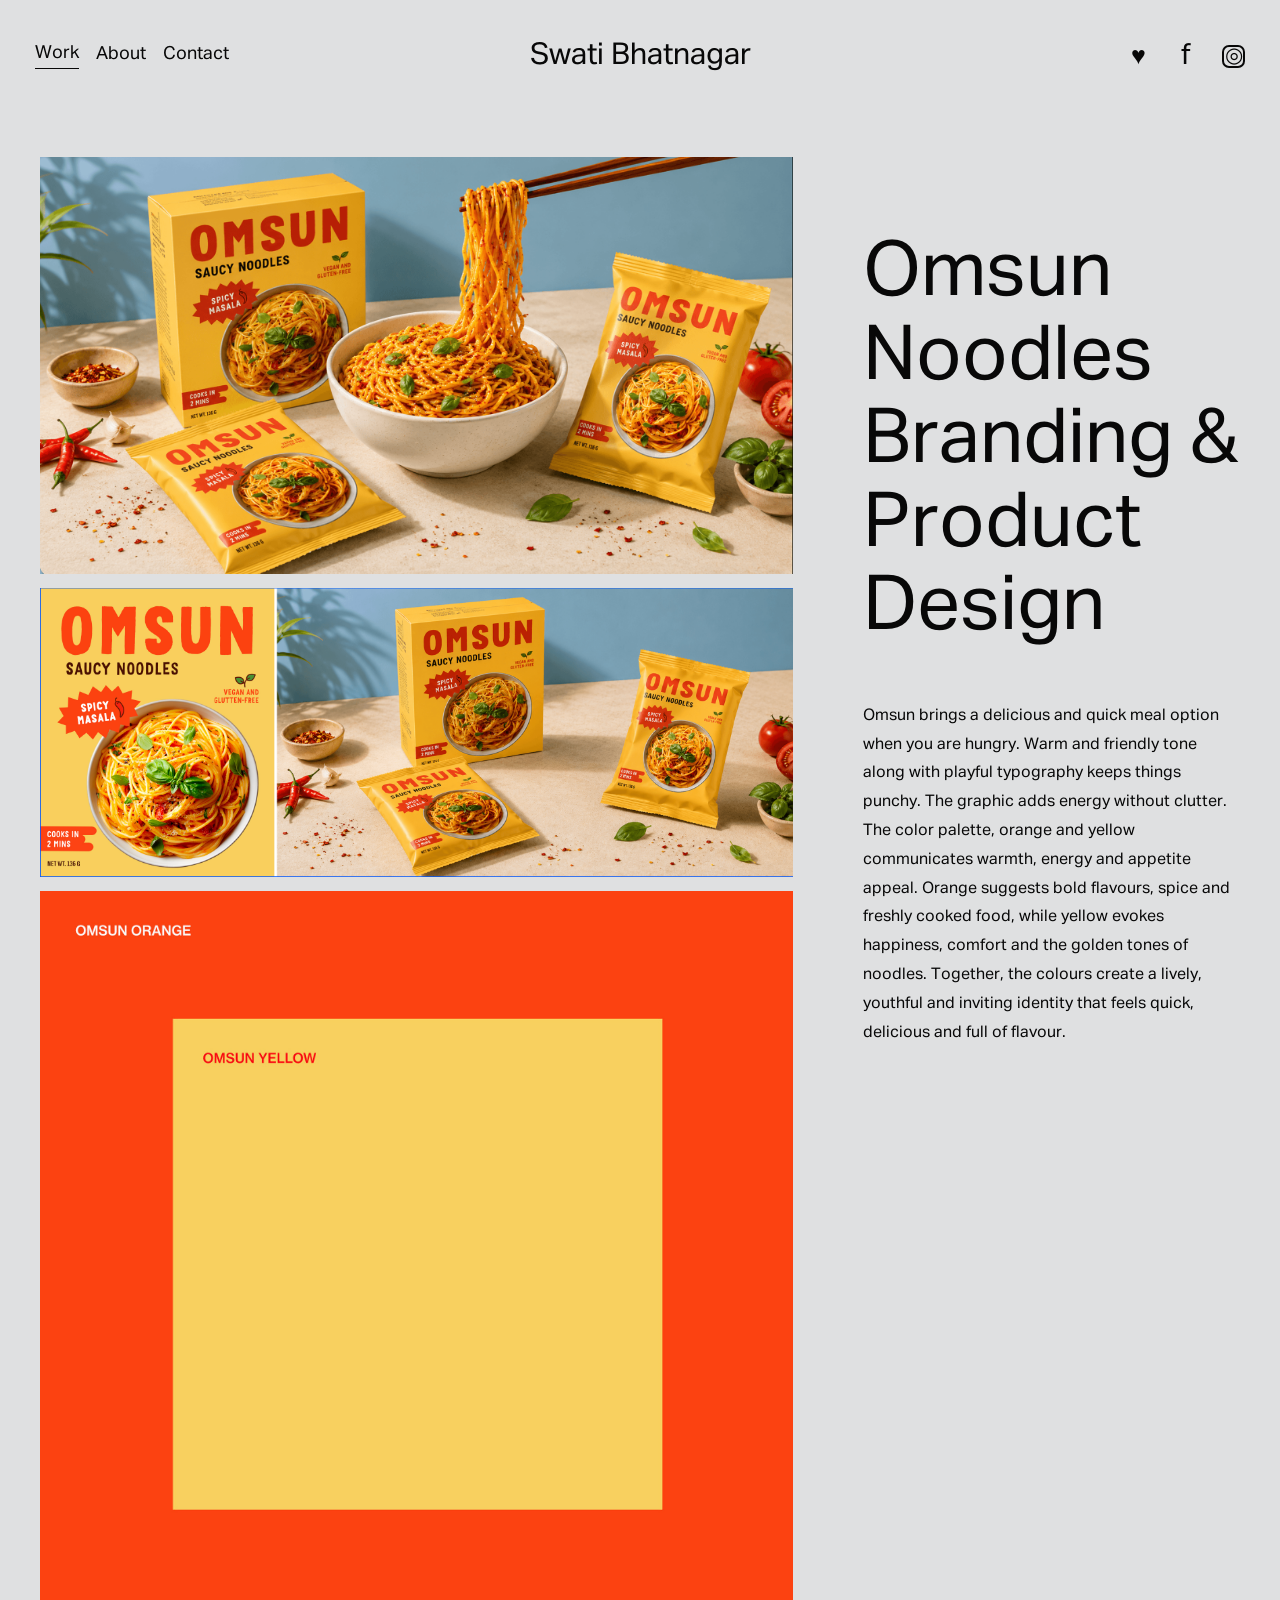
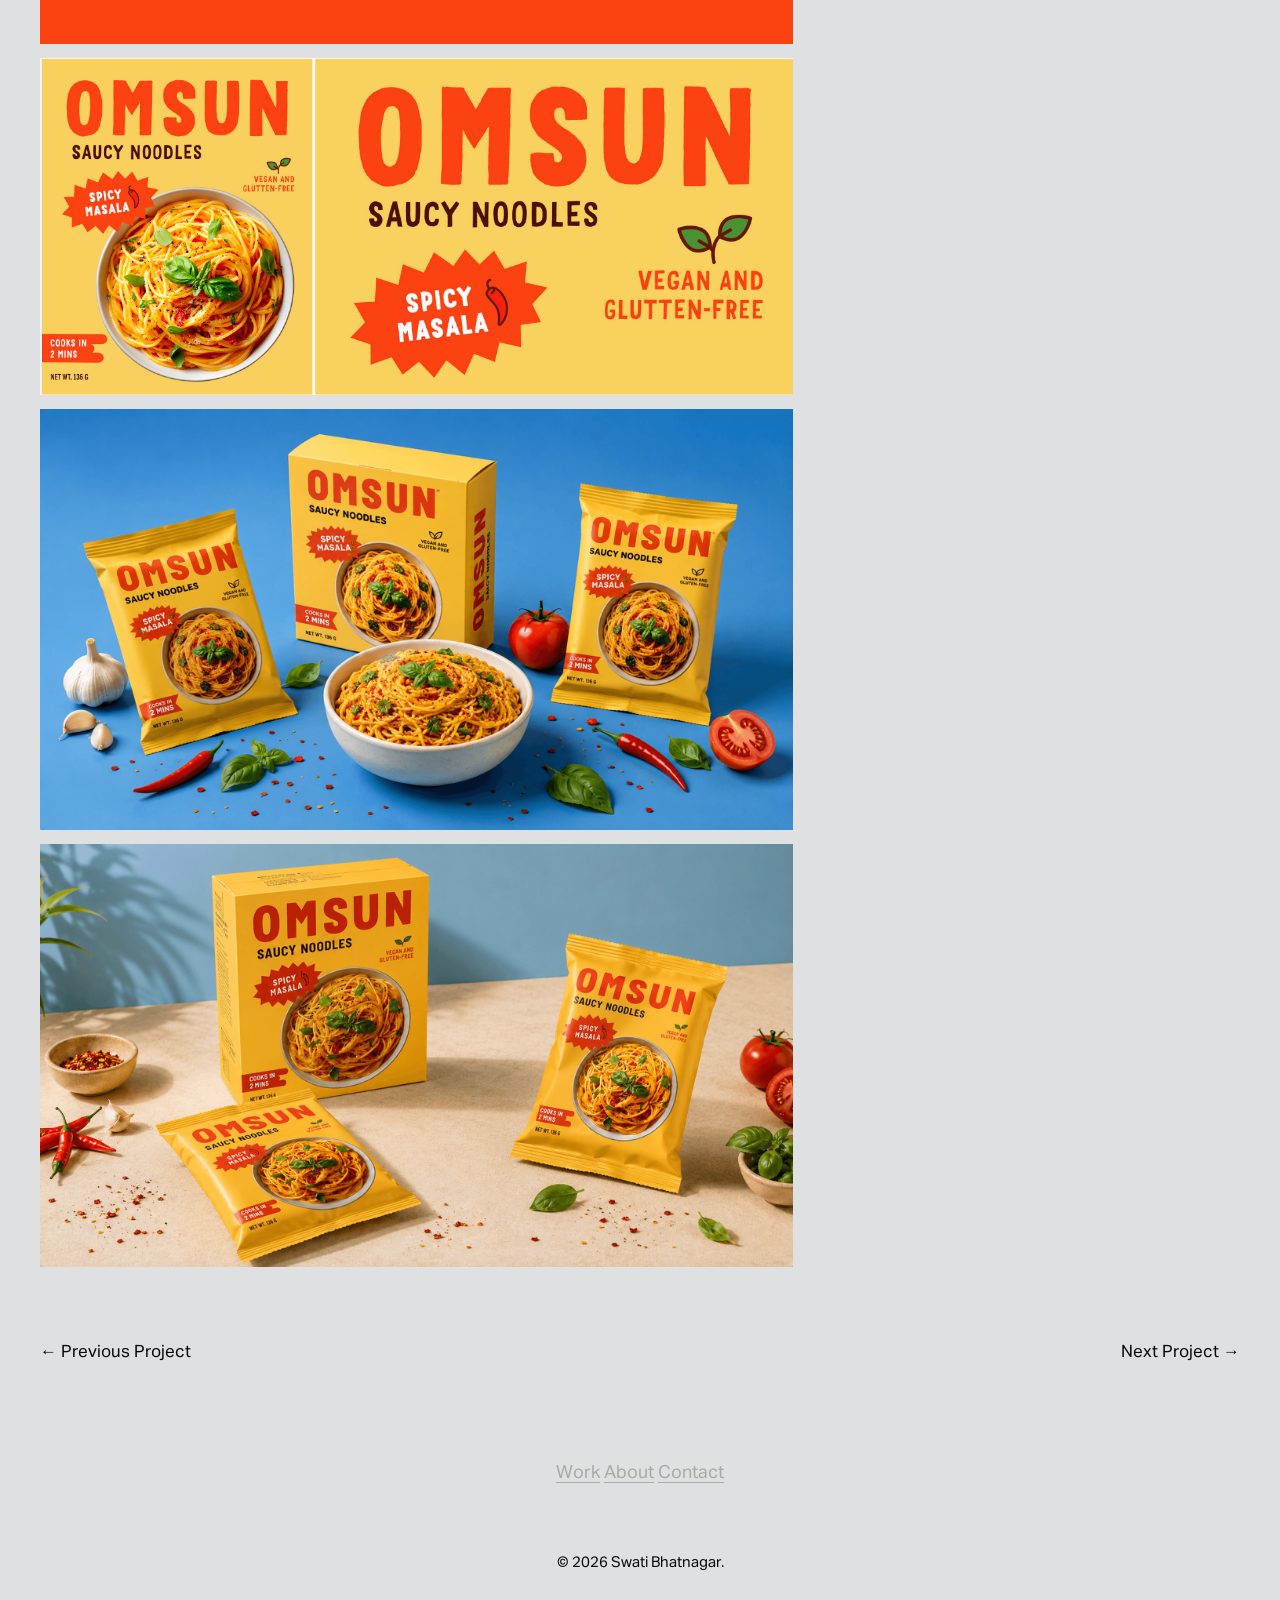
<file: omsun-noodles-branding-product-design.html>
<!doctype html>
<html lang="en">
<head>
  <meta charset="utf-8">
  <meta name="viewport" content="width=device-width, initial-scale=1">
  <meta name="description" content="A clean, image-led portfolio template for artists and illustrators.">
  <title>Graphic Designer, Illustrator Portfolio — Swati Bhatnagar</title>
  <link rel="stylesheet" href="style.css">
</head>
<body>
  <header class="site-header">
    <nav class="nav-left" aria-label="Main navigation">
      <a class="active" href="#work">Work</a>
      <a href="#about">About</a>
      <a href="#contact">Contact</a>
    </nav>
    <a class="wordmark" href="https://swariddhi.github.io" aria-label="Home">Swati Bhatnagar</a>
    <div class="nav-right" aria-label="Social links and cart">
      <a href="https://twitter.com/" aria-label="Twitter" title="Twitter" class="social twitter">♥</a>
      <a href="https://facebook.com/" aria-label="Facebook" title="Facebook" class="social facebook">f</a>
      <a href="https://instagram.com/" aria-label="Instagram" title="Instagram" class="social instagram">◎</a>
      
    </div>
    <button class="menu-toggle" aria-label="Toggle navigation" aria-expanded="false">☰</button>
  </header>

    <title>Omsun Noodles | Branding | Product Design</title>

    <!-- Your existing stylesheet -->
    <link rel="stylesheet" href="style.css">


    <style>

        /* =========================
           PROJECT PAGE
        ========================= */

        .project-page {
            max-width: 1400px;
            margin: 0 auto;
            padding: 0 40px;
        }

        /* Project content */

        .project-content {
            display: grid;
            grid-template-columns: minmax(0, 2fr) minmax(280px, 1fr);
            gap: 70px;
            margin-top: 45px;
        }

        /* Images */

        .project-images {
            display: flex;
            flex-direction: column;
            gap: 14px;
        }

        .project-images img {
            display: block;
            width: 100%;
            height: auto;
        }

        /* Project information */

        .project-info {
            padding-top: 25px;
        }

        .project-info  {
            margin: 0 0 35px 0;
            font-size: 38px;
            line-height: 1.1;
            font-weight: 600;
        }

        .project-info p {
            margin: 0;
            max-width: 430px;
            font-size: 16px;
            line-height: 1.8;
            font-weight: 400;
        }

        /* Previous / Next */

        .project-navigation {
            display: flex;
            justify-content: space-between;
            margin-top: 75px;
            padding-bottom: 100px;
            font-size: 17px;
        }

        .project-navigation a {
            color: inherit;
            text-decoration: none;
        }

        .project-navigation a:hover {
            text-decoration: underline;
        }

        /* Mobile */

        @media (max-width: 800px) {

            .project-page {
                padding: 0 20px;
            }

            .project-content {
                grid-template-columns: 1fr;
                gap: 40px;
                margin-top: 30px;
            }

            .project-info {
                order: -1;
                padding-top: 0;
            }

            .project-info  {
                font-size: 30px;
                margin-bottom: 20px;
            }

            .project-info p {
                font-size: 15px;
                line-height: 1.7;
            }

            .project-navigation {
                margin-top: 50px;
                padding-bottom: 60px;
                font-size: 15px;
            }
        }

    </style>
</head>


<body>


    <!-- =========================
         PROJECT
         ========================= -->

    <main class="project-page">

        <div class="project-content">

            <!-- LEFT: PROJECT IMAGES -->

            <div class="project-images">

                <img src="assets/omsun-noodles1.png" alt="Project image">

                <img src="assets/omsun-noodles2.png" alt="Project image">

                <img src="assets/omsun-noodles3.jpg" alt="Project image">
                <img src="assets/omsun-noodles4.png" alt="Project image">
                <img src="assets/omsun-noodles5.png" alt="Project image">
                <img src="assets/omsun-noodles6.png" alt="Project image">
                

            </div>


            <!-- RIGHT: PROJECT INFORMATION -->

            <div class="project-info">

                <h1>
                    Omsun Noodles<br>
                    Branding & Product Design
                </h1>

                <p>
                    Omsun brings a delicious and quick meal option when you are hungry. Warm and friendly tone along with playful typography keeps things punchy. The graphic adds energy without clutter. The color palette, orange and yellow communicates warmth, energy and appetite appeal. Orange suggests bold flavours, spice and freshly cooked food, while yellow evokes happiness, comfort and the golden tones of noodles. Together, the colours create a lively, youthful and inviting identity that feels quick, delicious and full of flavour.
                </p>

            </div>

        </div>


        <!-- =========================
             PREVIOUS / NEXT
             ========================= -->

        <div class="project-navigation">

            <a href="project-previous.html">
                ← Previous Project
            </a>

            <a href="project-next.html">
                Next Project →
            </a>

        </div>

    </main>


    <!-- =========================
         FOOTER
         ========================= -->

    <footer class="site-footer">

        <div class="footer-links">
            <a href="index.html">Work</a>
            <a href="about.html">About</a>
            <a href="contact.html">Contact</a>
        </div>

        <p>
            © 2026 Swati Bhatnagar.
        </p>

    </footer>


</body>
</html>
</file>
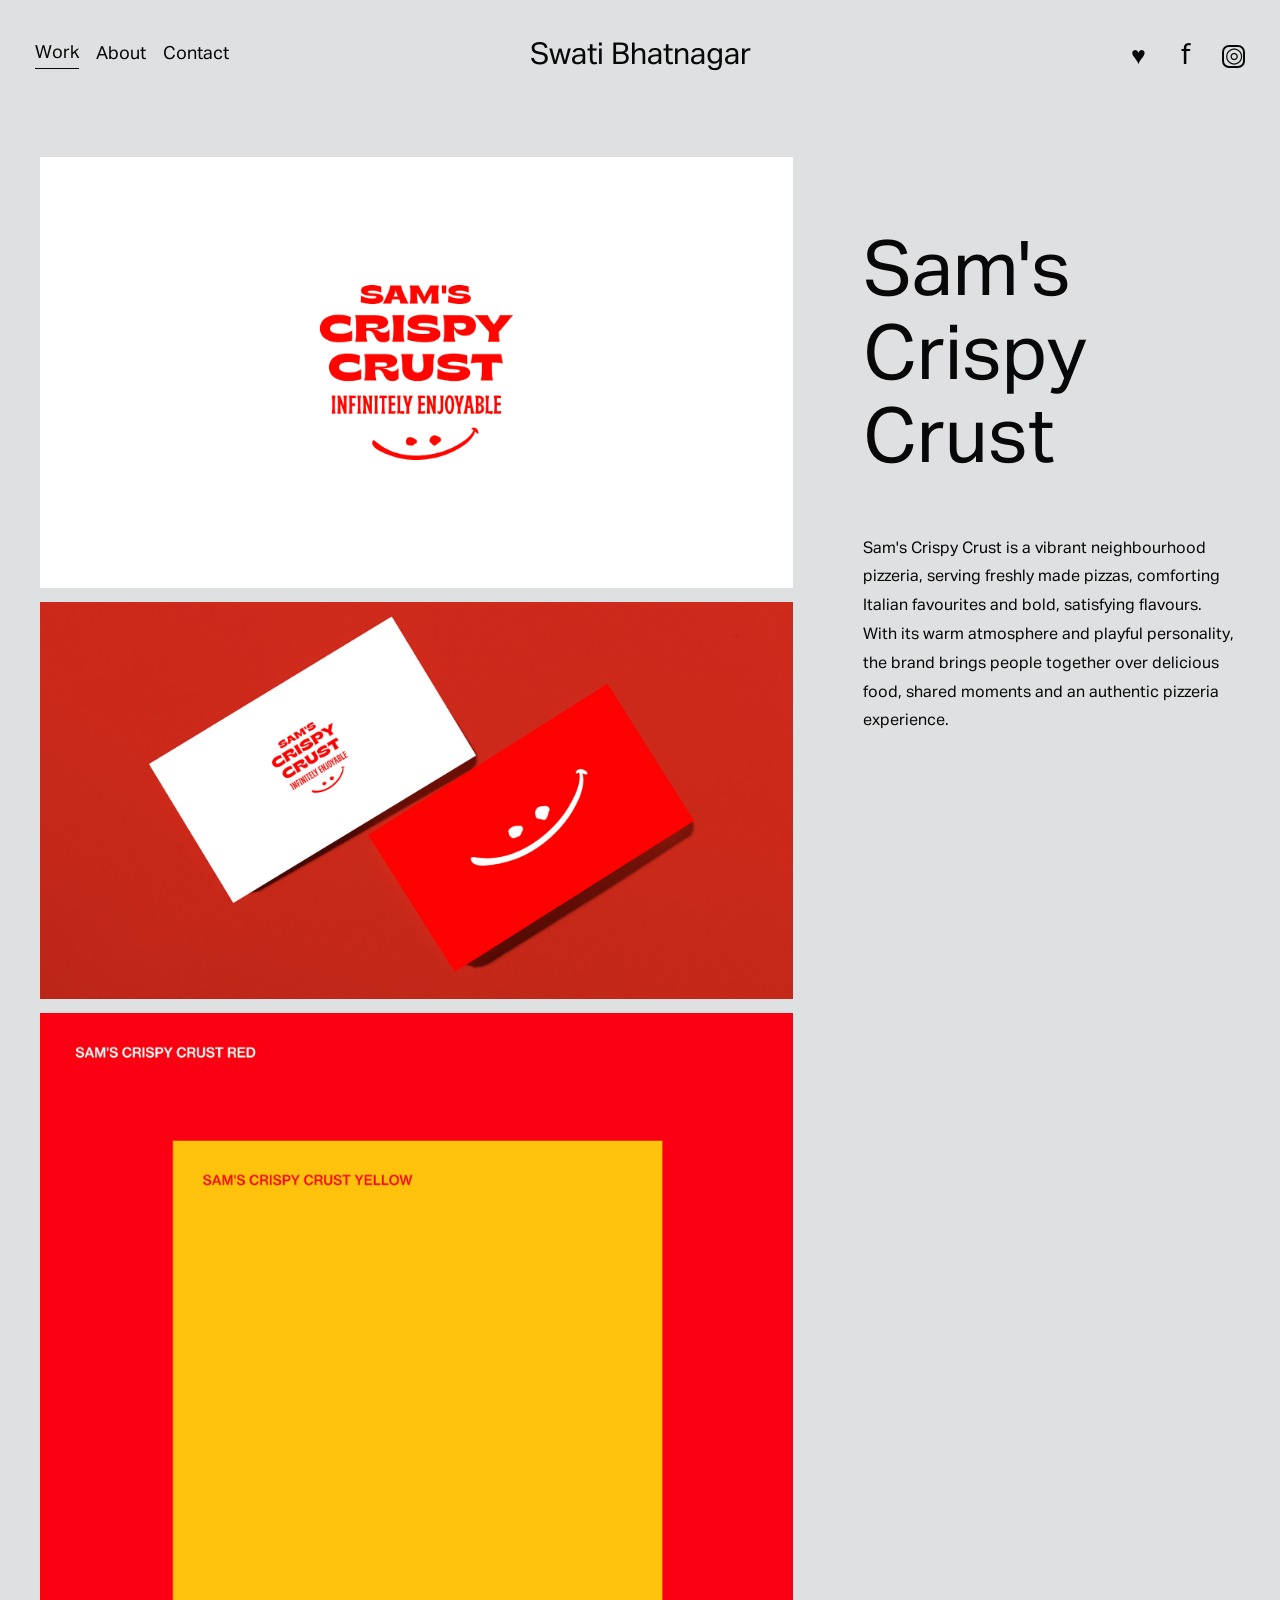
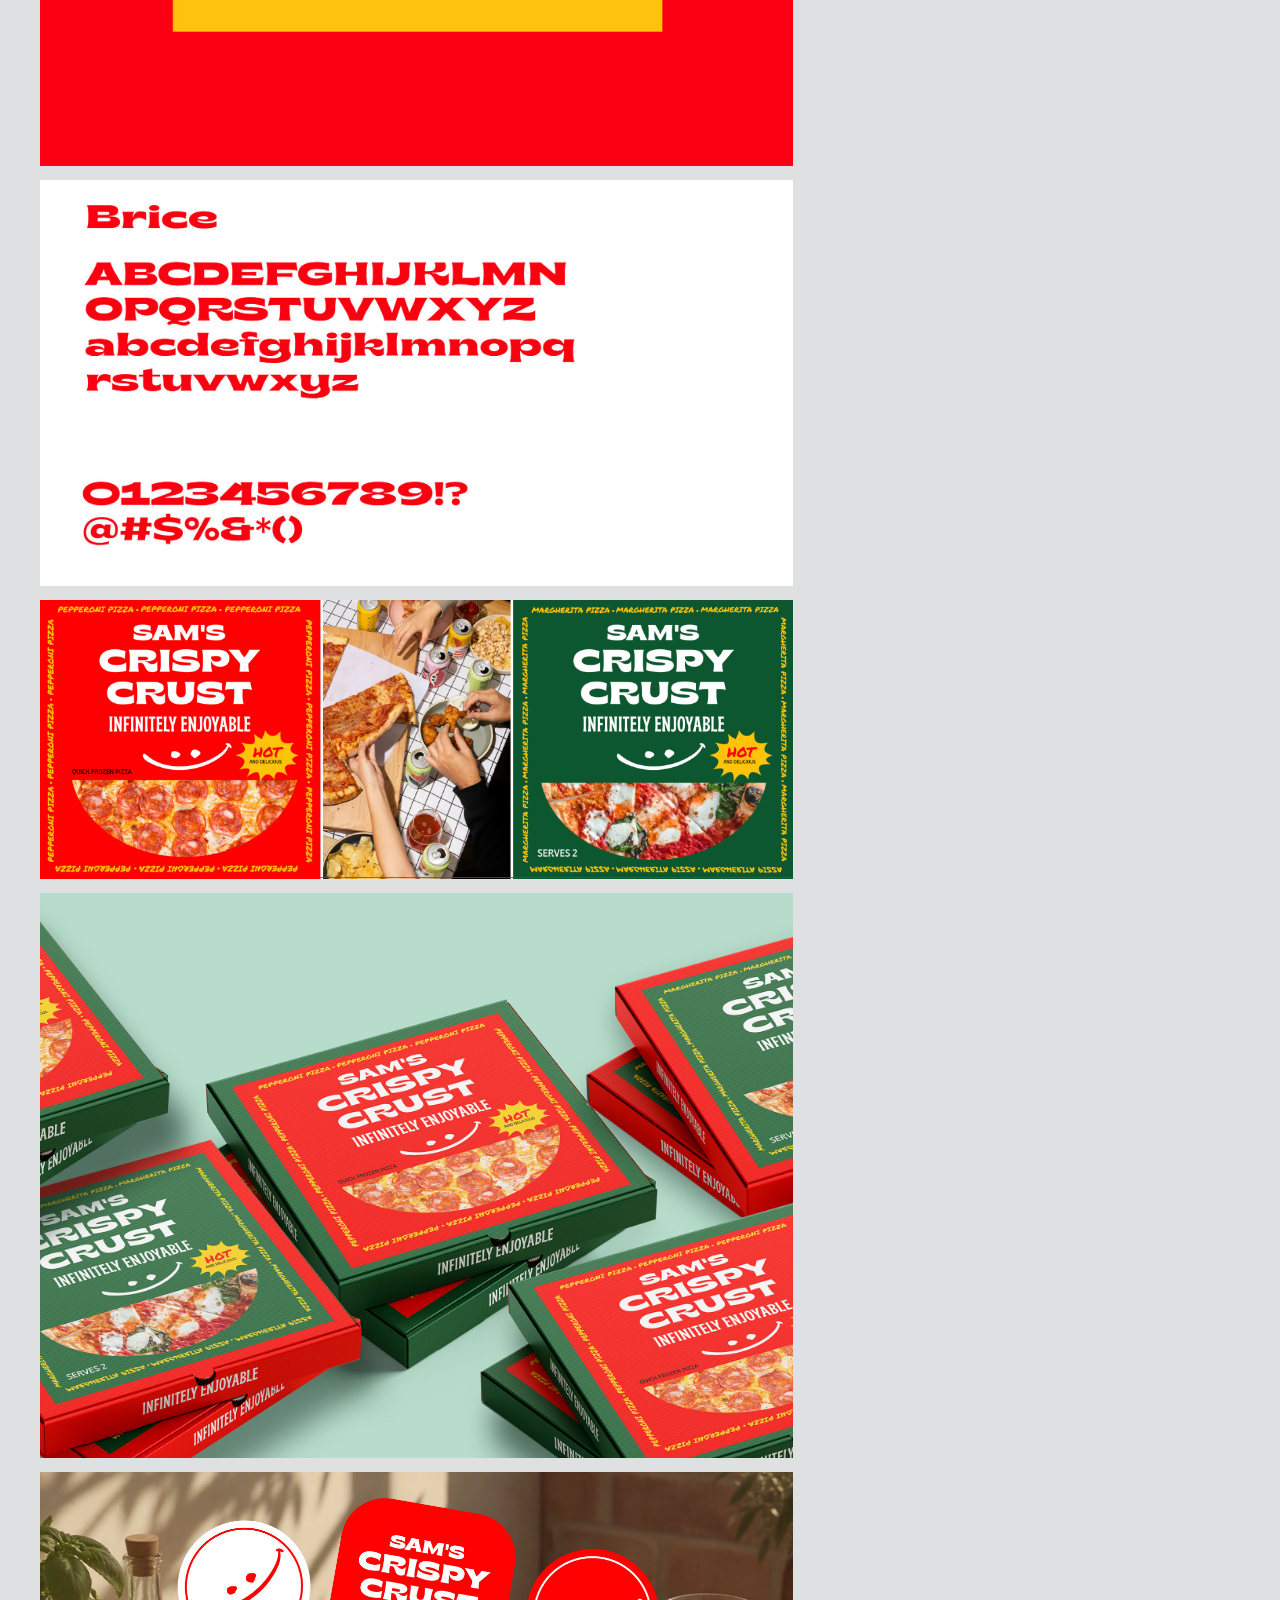
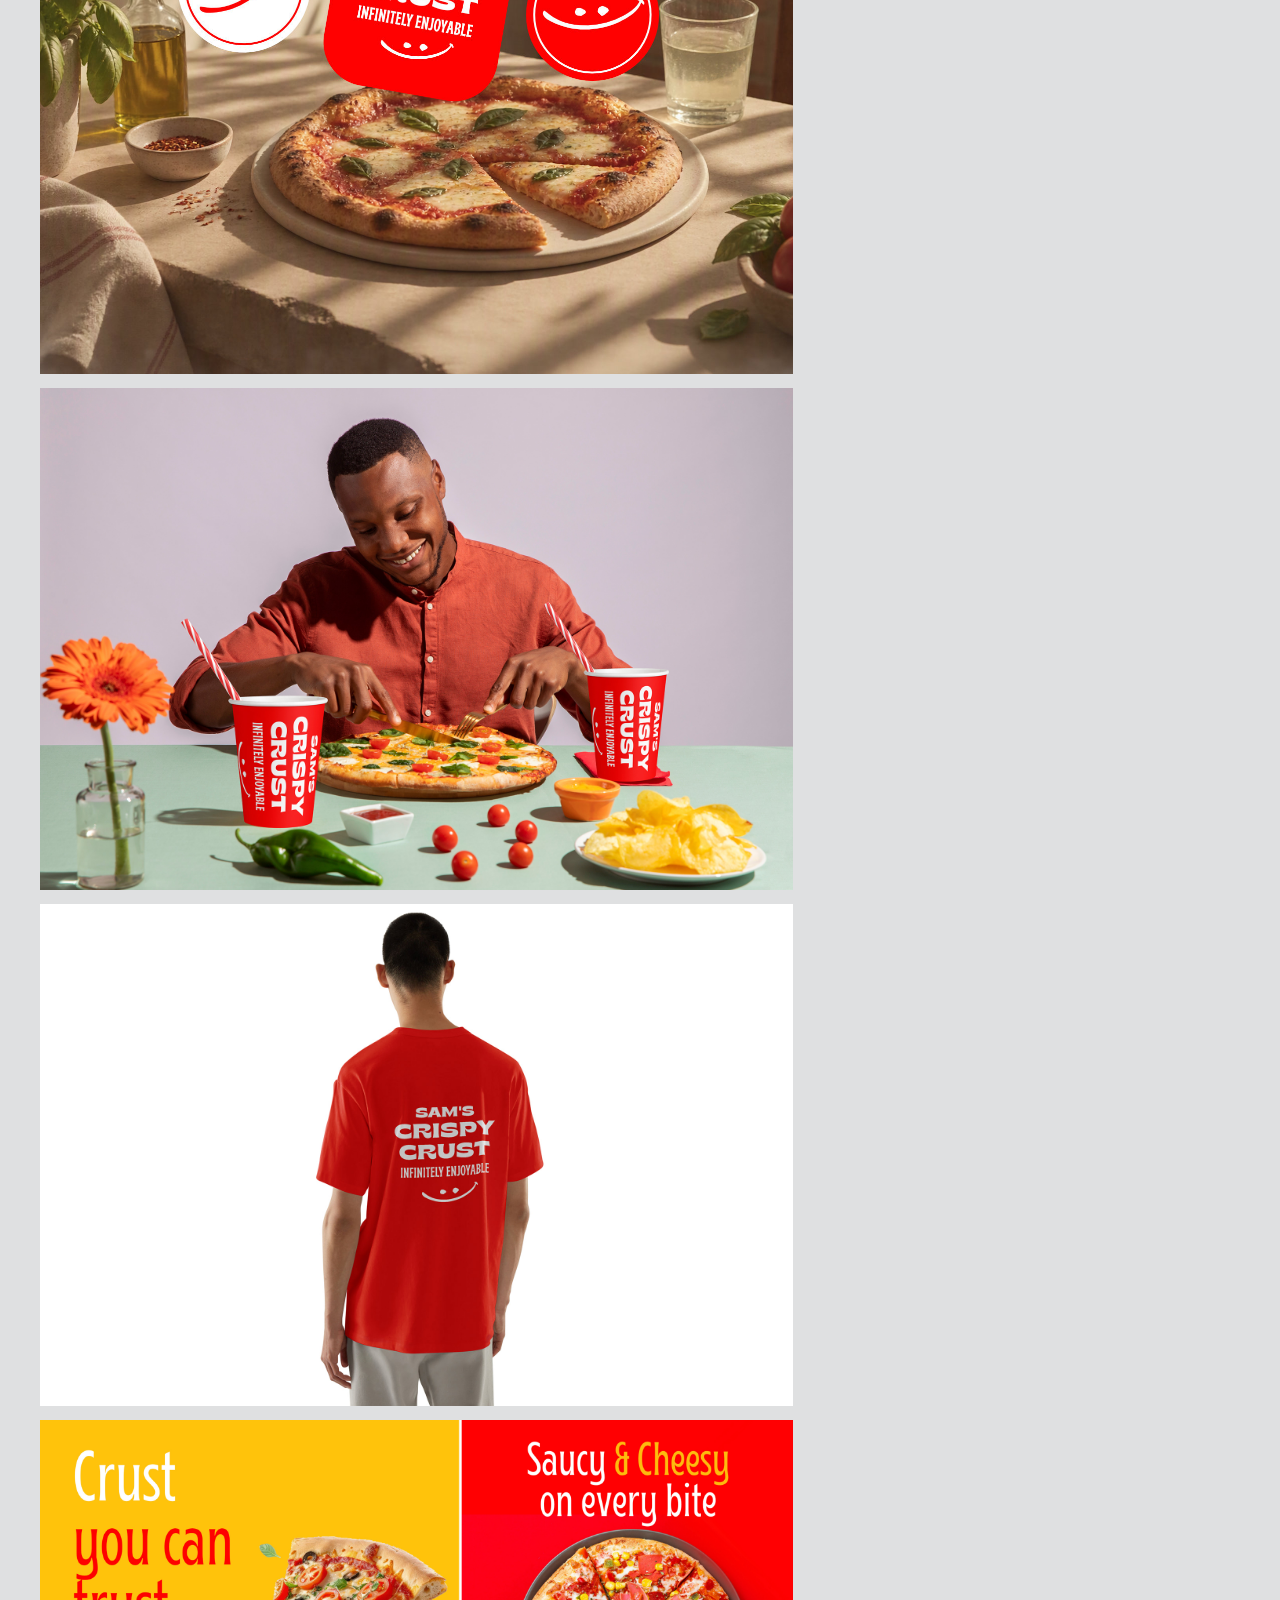
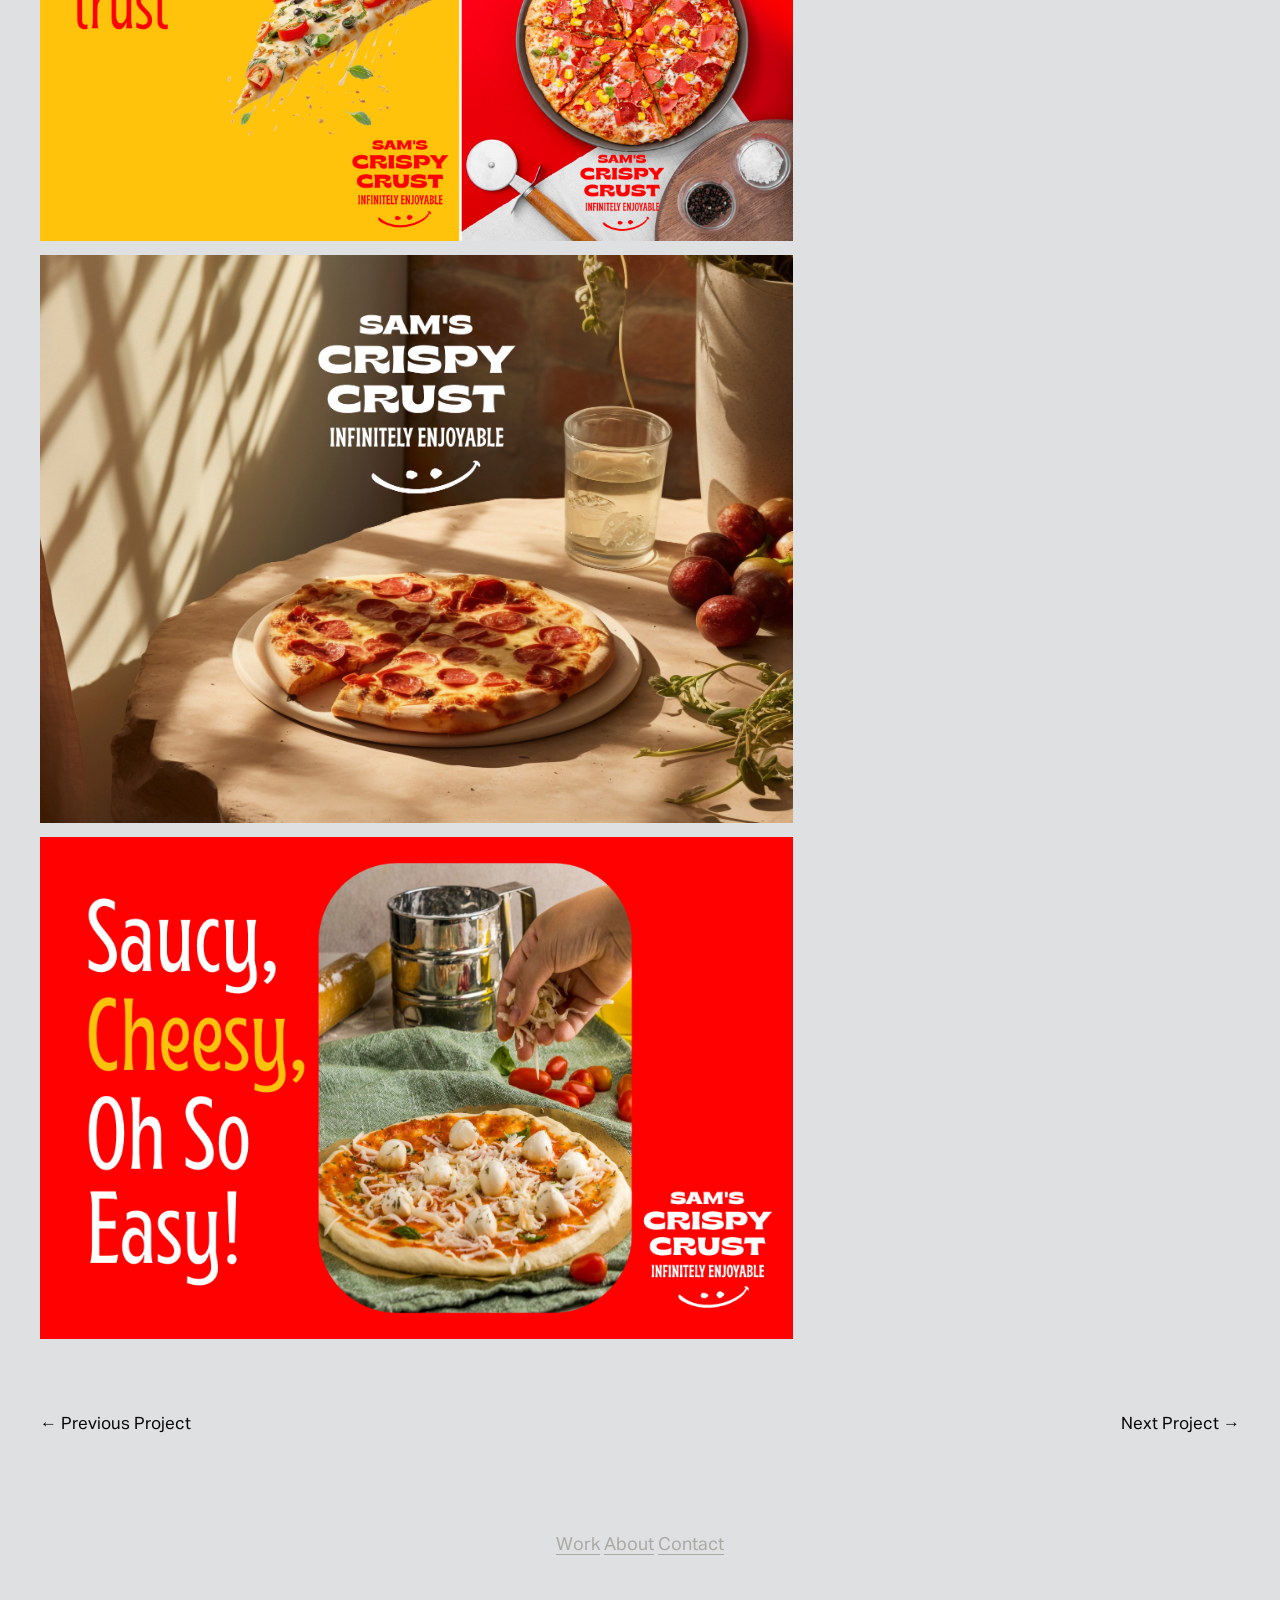
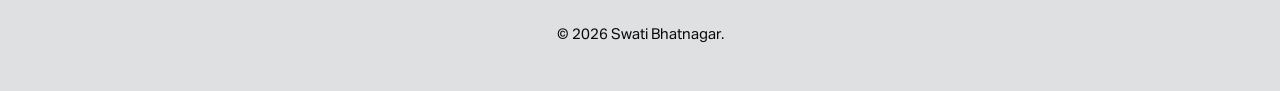
<file: sam's-crispy-crust.html>
<!doctype html>
<html lang="en">
<head>
  <meta charset="utf-8">
  <meta name="viewport" content="width=device-width, initial-scale=1">
  <meta name="description" content="A clean, image-led portfolio template for artists and illustrators.">
  <title>Graphic Designer, Illustrator Portfolio — Swati Bhatnagar</title>
  <link rel="stylesheet" href="style.css">
</head>
<body>
  <header class="site-header">
    <nav class="nav-left" aria-label="Main navigation">
      <a class="active" href="#work">Work</a>
      <a href="#about">About</a>
      <a href="#contact">Contact</a>
    </nav>
    <a class="wordmark" href="https://swariddhi.github.io" aria-label="Home">Swati Bhatnagar</a>
    <div class="nav-right" aria-label="Social links and cart">
      <a href="https://twitter.com/" aria-label="Twitter" title="Twitter" class="social twitter">♥</a>
      <a href="https://facebook.com/" aria-label="Facebook" title="Facebook" class="social facebook">f</a>
      <a href="https://instagram.com/" aria-label="Instagram" title="Instagram" class="social instagram">◎</a>
      
    </div>
    <button class="menu-toggle" aria-label="Toggle navigation" aria-expanded="false">☰</button>
  </header>

    <title>Sam's Crispy Crust</title>

    <!-- Your existing stylesheet -->
    <link rel="stylesheet" href="style.css">


    <style>

        /* =========================
           PROJECT PAGE
        ========================= */

        .project-page {
            max-width: 1400px;
            margin: 0 auto;
            padding: 0 40px;
        }

        /* Project content */

        .project-content {
            display: grid;
            grid-template-columns: minmax(0, 2fr) minmax(280px, 1fr);
            gap: 70px;
            margin-top: 45px;
        }

        /* Images */

        .project-images {
            display: flex;
            flex-direction: column;
            gap: 14px;
        }

        .project-images img {
            display: block;
            width: 100%;
            height: auto;
        }

        /* Project information */

        .project-info {
            padding-top: 25px;
        }

        .project-info  {
            margin: 0 0 35px 0;
            font-size: 38px;
            line-height: 1.1;
            font-weight: 600;
        }

        .project-info p {
            margin: 0;
            max-width: 430px;
            font-size: 16px;
            line-height: 1.8;
            font-weight: 400;
        }

        /* Previous / Next */

        .project-navigation {
            display: flex;
            justify-content: space-between;
            margin-top: 75px;
            padding-bottom: 100px;
            font-size: 17px;
        }

        .project-navigation a {
            color: inherit;
            text-decoration: none;
        }

        .project-navigation a:hover {
            text-decoration: underline;
        }

        /* Mobile */

        @media (max-width: 800px) {

            .project-page {
                padding: 0 20px;
            }

            .project-content {
                grid-template-columns: 1fr;
                gap: 40px;
                margin-top: 30px;
            }

            .project-info {
                order: -1;
                padding-top: 0;
            }

            .project-info  {
                font-size: 30px;
                margin-bottom: 20px;
            }

            .project-info p {
                font-size: 15px;
                line-height: 1.7;
            }

            .project-navigation {
                margin-top: 50px;
                padding-bottom: 60px;
                font-size: 15px;
            }
        }

    </style>
</head>


<body>


    <!-- =========================
         PROJECT
         ========================= -->

    <main class="project-page">

        <div class="project-content">

            <!-- LEFT: PROJECT IMAGES -->

            <div class="project-images">

                <img src="assets/sam's-crispy-crust-1.jpg" alt="Project image">

                <img src="assets/sam's-crispy-crust-2.jpg" alt="Project image">

                <img src="assets/sam's-crispy-crust-3.jpg" alt="Project image">
                <img src="assets/sam's-crispy-crust-4.jpg" alt="Project image">
                <img src="assets/sam's-crispy-crust-5.jpg" alt="Project image">
                <img src="assets/sam's-crispy-crust-6.jpg" alt="Project image">
              <img src="assets/sam's-crispy-crust-7.jpg" alt="Project image">
              <img src="assets/sam's-crispy-crust-8.jpg" alt="Project image">
              <img src="assets/sam's-crispy-crust-9.jpg" alt="Project image">
              <img src="assets/sam's-crispy-crust-10.jpg" alt="Project image">
              <img src="assets/sam's-crispy-crust-11.jpg" alt="Project image">
              <img src="assets/sam's-crispy-crust-12.jpg" alt="Project image">

    

            </div>


            <!-- RIGHT: PROJECT INFORMATION -->

            <div class="project-info">

                <h1>
                    Sam's Crispy<br> Crust
                    
                </h1>

                <p>
                    Sam's Crispy Crust is a vibrant neighbourhood pizzeria, serving freshly made pizzas, comforting Italian favourites and bold, satisfying flavours. With its warm atmosphere and playful personality, the brand brings people together over delicious food, shared moments and an authentic pizzeria experience.
                </p>

            </div>

        </div>


        <!-- =========================
             PREVIOUS / NEXT
             ========================= -->

        <div class="project-navigation">

            <a href="project-previous.html">
                ← Previous Project
            </a>

            <a href="project-next.html">
                Next Project →
            </a>

        </div>

    </main>


    <!-- =========================
         FOOTER
         ========================= -->

    <footer class="site-footer">

        <div class="footer-links">
            <a href="index.html">Work</a>
            <a href="about.html">About</a>
            <a href="contact.html">Contact</a>
        </div>

        <p>
            © 2026 Swati Bhatnagar.
        </p>

    </footer>


</body>
</html>
</file>
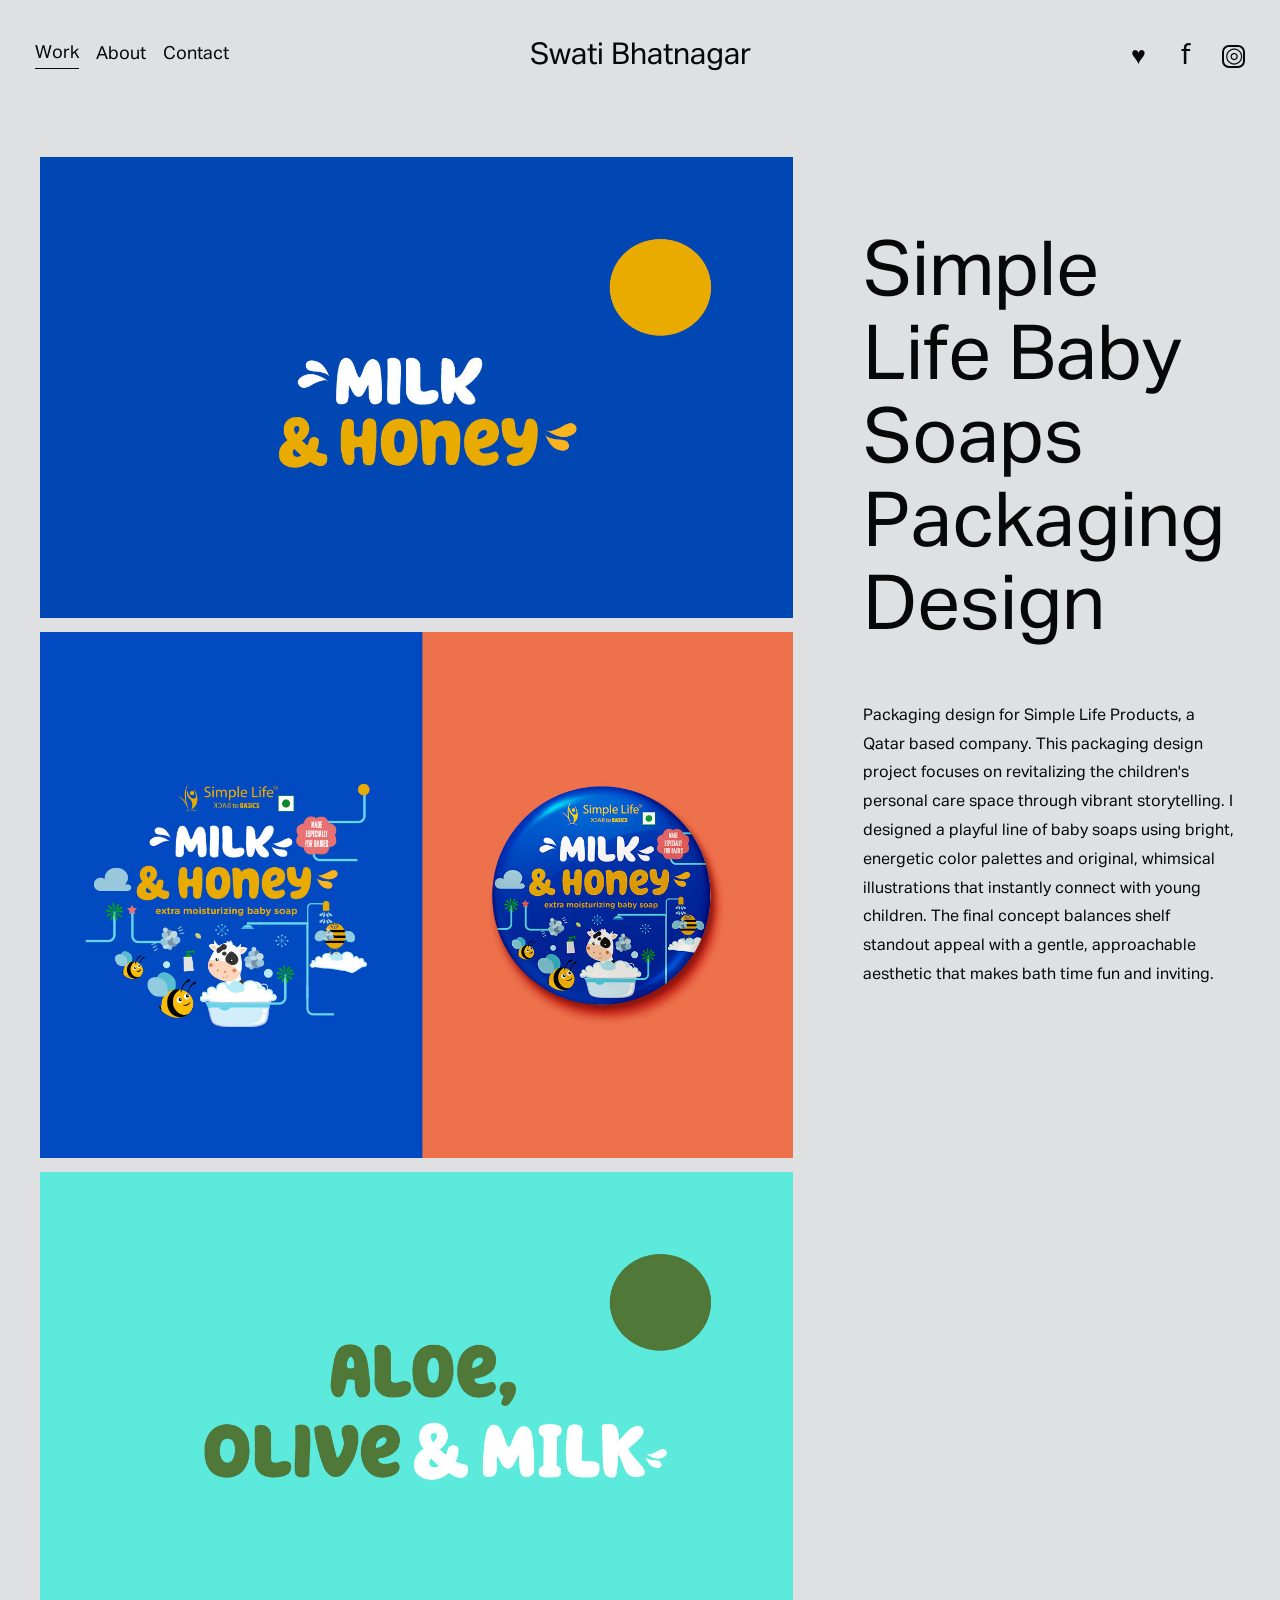
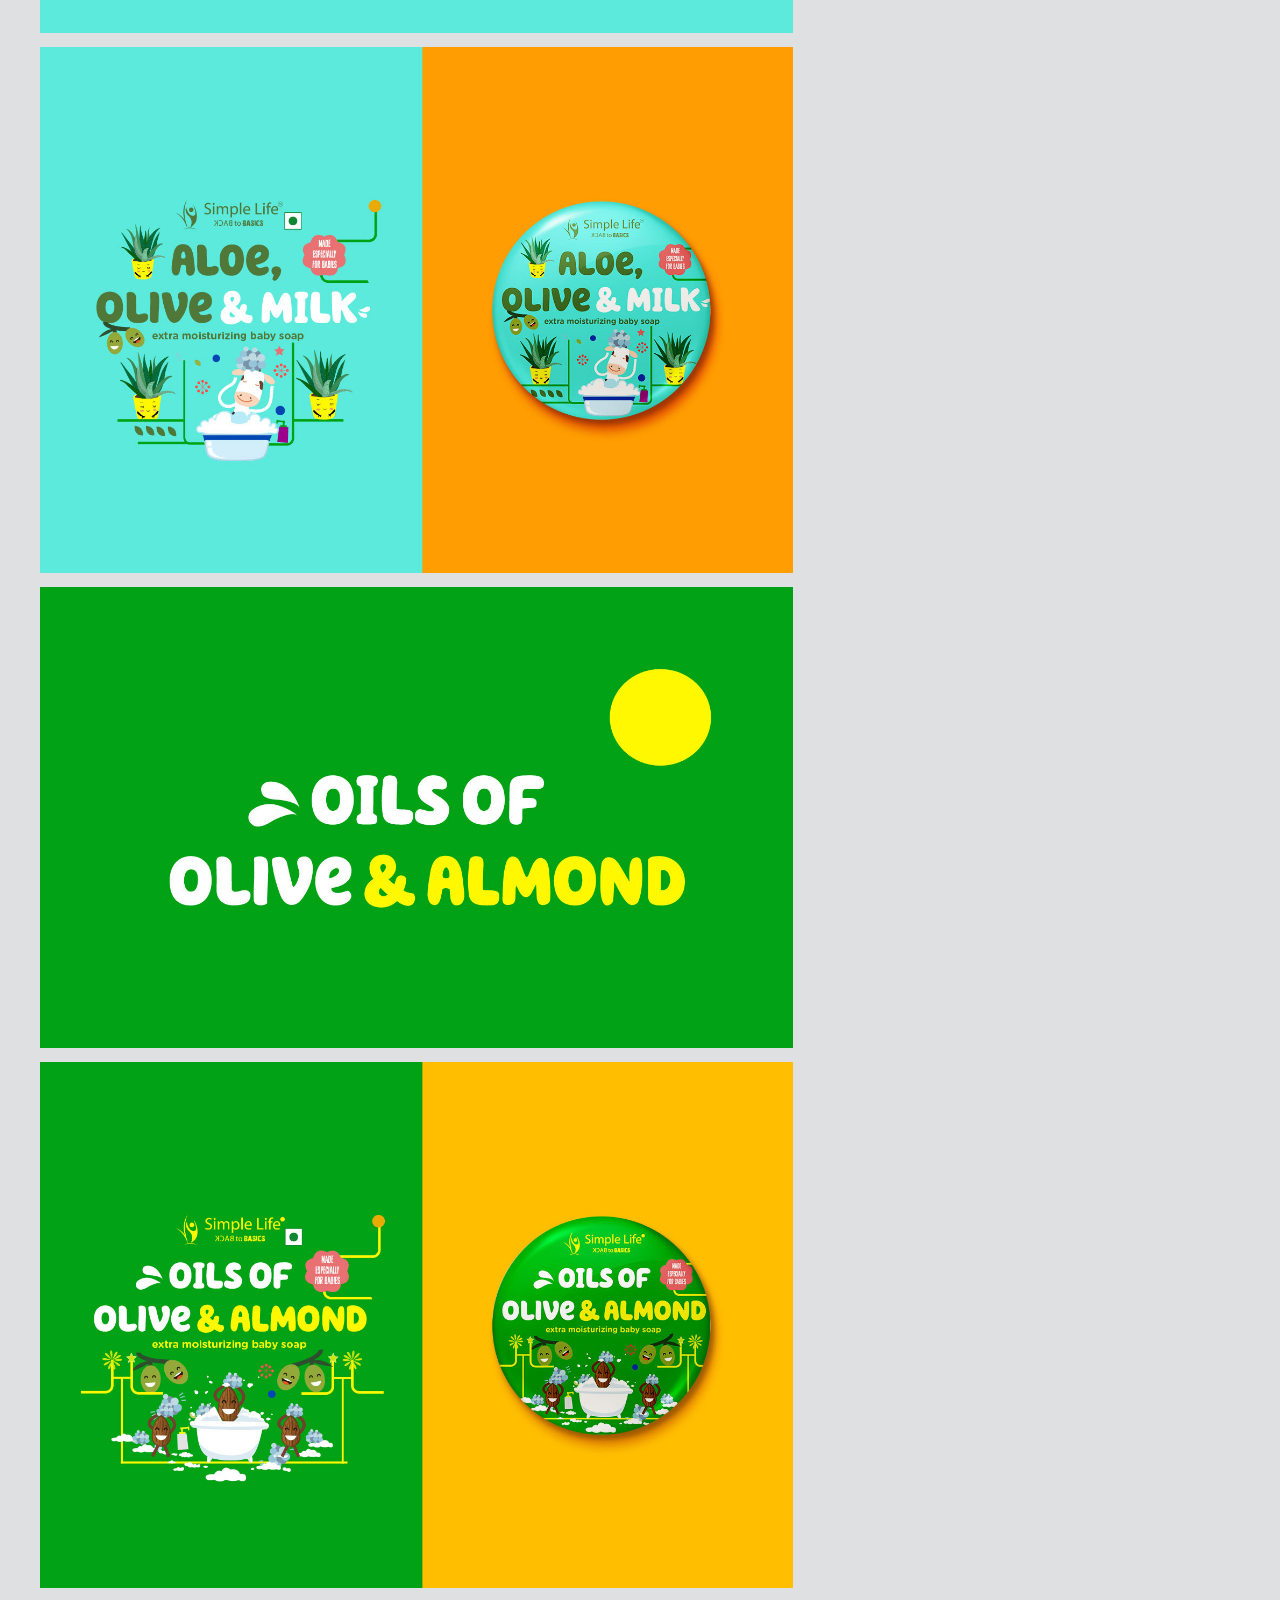
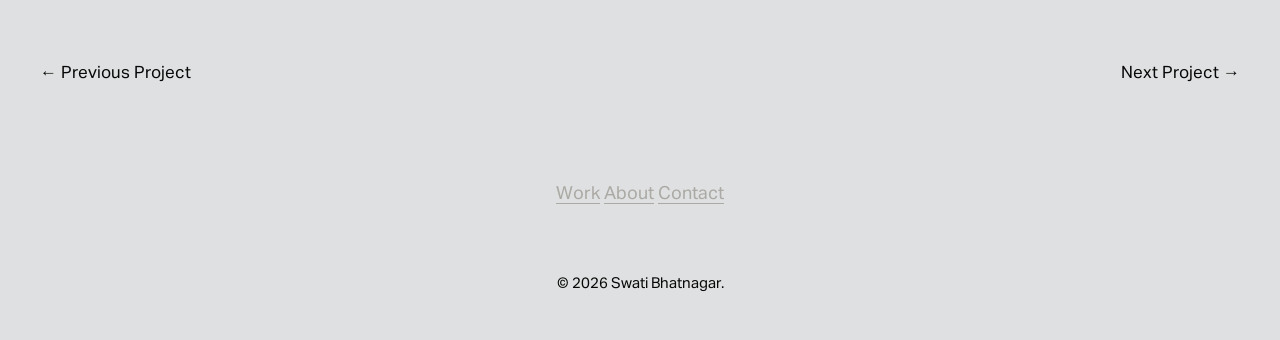
<file: simple-life-baby-soaps-packaging-design.html>
<!doctype html>
<html lang="en">
<head>
  <meta charset="utf-8">
  <meta name="viewport" content="width=device-width, initial-scale=1">
  <meta name="description" content="A clean, image-led portfolio template for artists and illustrators.">
  <title>Graphic Designer, Illustrator Portfolio — Swati Bhatnagar</title>
  <link rel="stylesheet" href="style.css">
</head>
<body>
  <header class="site-header">
    <nav class="nav-left" aria-label="Main navigation">
      <a class="active" href="#work">Work</a>
      <a href="#about">About</a>
      <a href="#contact">Contact</a>
    </nav>
    <a class="wordmark" href="https://swariddhi.github.io" aria-label="Home">Swati Bhatnagar</a>
    <div class="nav-right" aria-label="Social links and cart">
      <a href="https://twitter.com/" aria-label="Twitter" title="Twitter" class="social twitter">♥</a>
      <a href="https://facebook.com/" aria-label="Facebook" title="Facebook" class="social facebook">f</a>
      <a href="https://instagram.com/" aria-label="Instagram" title="Instagram" class="social instagram">◎</a>
      
    </div>
    <button class="menu-toggle" aria-label="Toggle navigation" aria-expanded="false">☰</button>
  </header>

    <title>Typographic Works III</title>

    <!-- Your existing stylesheet -->
    <link rel="stylesheet" href="style.css">


    <style>

        /* =========================
           PROJECT PAGE
        ========================= */

        .project-page {
            max-width: 1400px;
            margin: 0 auto;
            padding: 0 40px;
        }

        /* Project content */

        .project-content {
            display: grid;
            grid-template-columns: minmax(0, 2fr) minmax(280px, 1fr);
            gap: 70px;
            margin-top: 45px;
        }

        /* Images */

        .project-images {
            display: flex;
            flex-direction: column;
            gap: 14px;
        }

        .project-images img {
            display: block;
            width: 100%;
            height: auto;
        }

        /* Project information */

        .project-info {
            padding-top: 25px;
        }

        .project-info  {
            margin: 0 0 35px 0;
            font-size: 38px;
            line-height: 1.1;
            font-weight: 600;
        }

        .project-info p {
            margin: 0;
            max-width: 430px;
            font-size: 16px;
            line-height: 1.8;
            font-weight: 400;
        }

        /* Previous / Next */

        .project-navigation {
            display: flex;
            justify-content: space-between;
            margin-top: 75px;
            padding-bottom: 100px;
            font-size: 17px;
        }

        .project-navigation a {
            color: inherit;
            text-decoration: none;
        }

        .project-navigation a:hover {
            text-decoration: underline;
        }

        /* Mobile */

        @media (max-width: 800px) {

            .project-page {
                padding: 0 20px;
            }

            .project-content {
                grid-template-columns: 1fr;
                gap: 40px;
                margin-top: 30px;
            }

            .project-info {
                order: -1;
                padding-top: 0;
            }

            .project-info  {
                font-size: 30px;
                margin-bottom: 20px;
            }

            .project-info p {
                font-size: 15px;
                line-height: 1.7;
            }

            .project-navigation {
                margin-top: 50px;
                padding-bottom: 60px;
                font-size: 15px;
            }
        }

    </style>
</head>


<body>


    <!-- =========================
         PROJECT
         ========================= -->

    <main class="project-page">

        <div class="project-content">

            <!-- LEFT: PROJECT IMAGES -->

            <div class="project-images">

                <img src="assets/baby-soaps1.jpg" alt="Project image">

                <img src="assets/baby-soaps2.jpg" alt="Project image">

                <img src="assets/baby-soaps3.jpg" alt="Project image">
                <img src="assets/baby-soaps4.jpg" alt="Project image">
                <img src="assets/baby-soaps5.jpg" alt="Project image">
                <img src="assets/baby-soaps6.jpg" alt="Project image">
                

            </div>


            <!-- RIGHT: PROJECT INFORMATION -->

            <div class="project-info">

                <h1>
                    Simple Life Baby Soaps<br>
                    Packaging Design
                </h1>

                <p>
                    Packaging design for Simple Life Products, a Qatar based company. This
packaging design project focuses on revitalizing the children's personal care
space through vibrant storytelling. I designed a playful line of baby soaps using
bright, energetic color palettes and original, whimsical illustrations that instantly
connect with young children. The final concept balances shelf standout appeal
with a gentle, approachable aesthetic that makes bath time fun and inviting.
                </p>

            </div>

        </div>


        <!-- =========================
             PREVIOUS / NEXT
             ========================= -->

        <div class="project-navigation">

            <a href="project-previous.html">
                ← Previous Project
            </a>

            <a href="project-next.html">
                Next Project →
            </a>

        </div>

    </main>


    <!-- =========================
         FOOTER
         ========================= -->

    <footer class="site-footer">

        <div class="footer-links">
            <a href="index.html">Work</a>
            <a href="about.html">About</a>
            <a href="contact.html">Contact</a>
        </div>

        <p>
            © 2026 Swati Bhatnagar.
        </p>

    </footer>


</body>
</html>
</file>
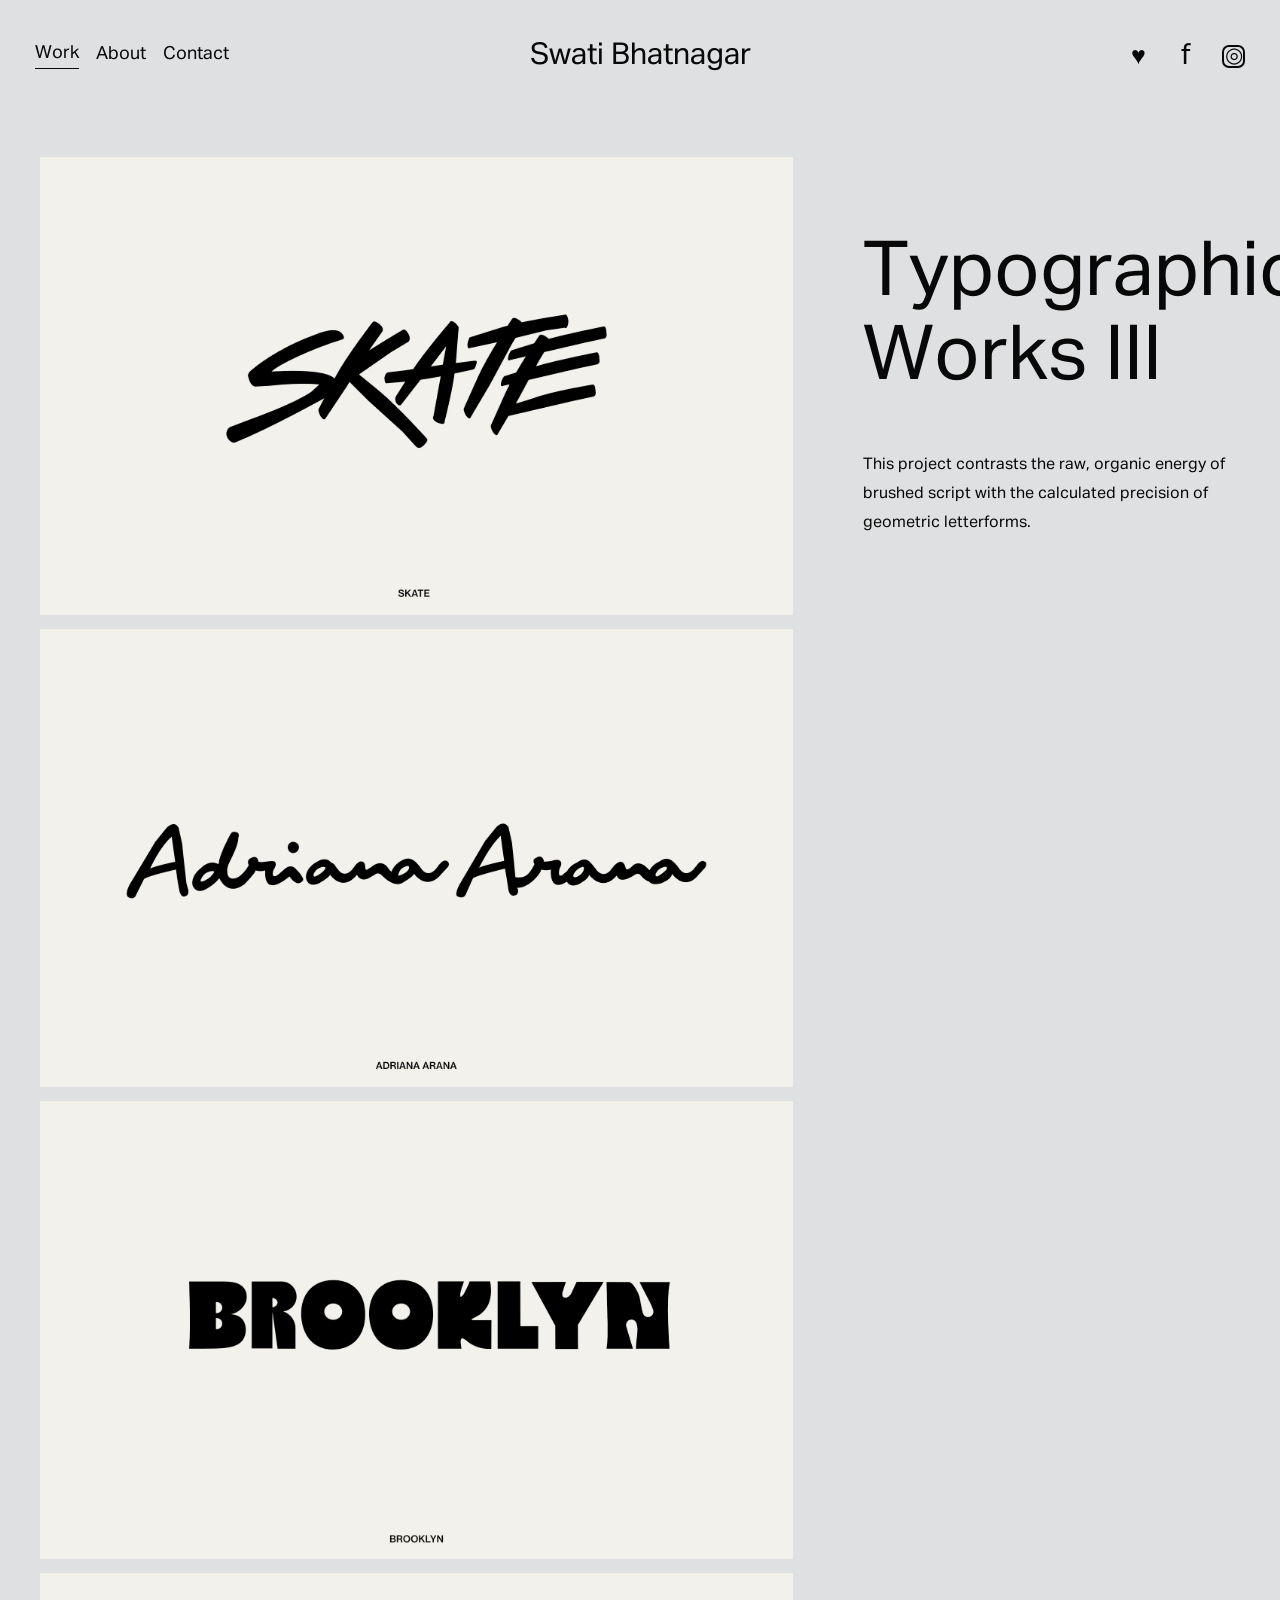
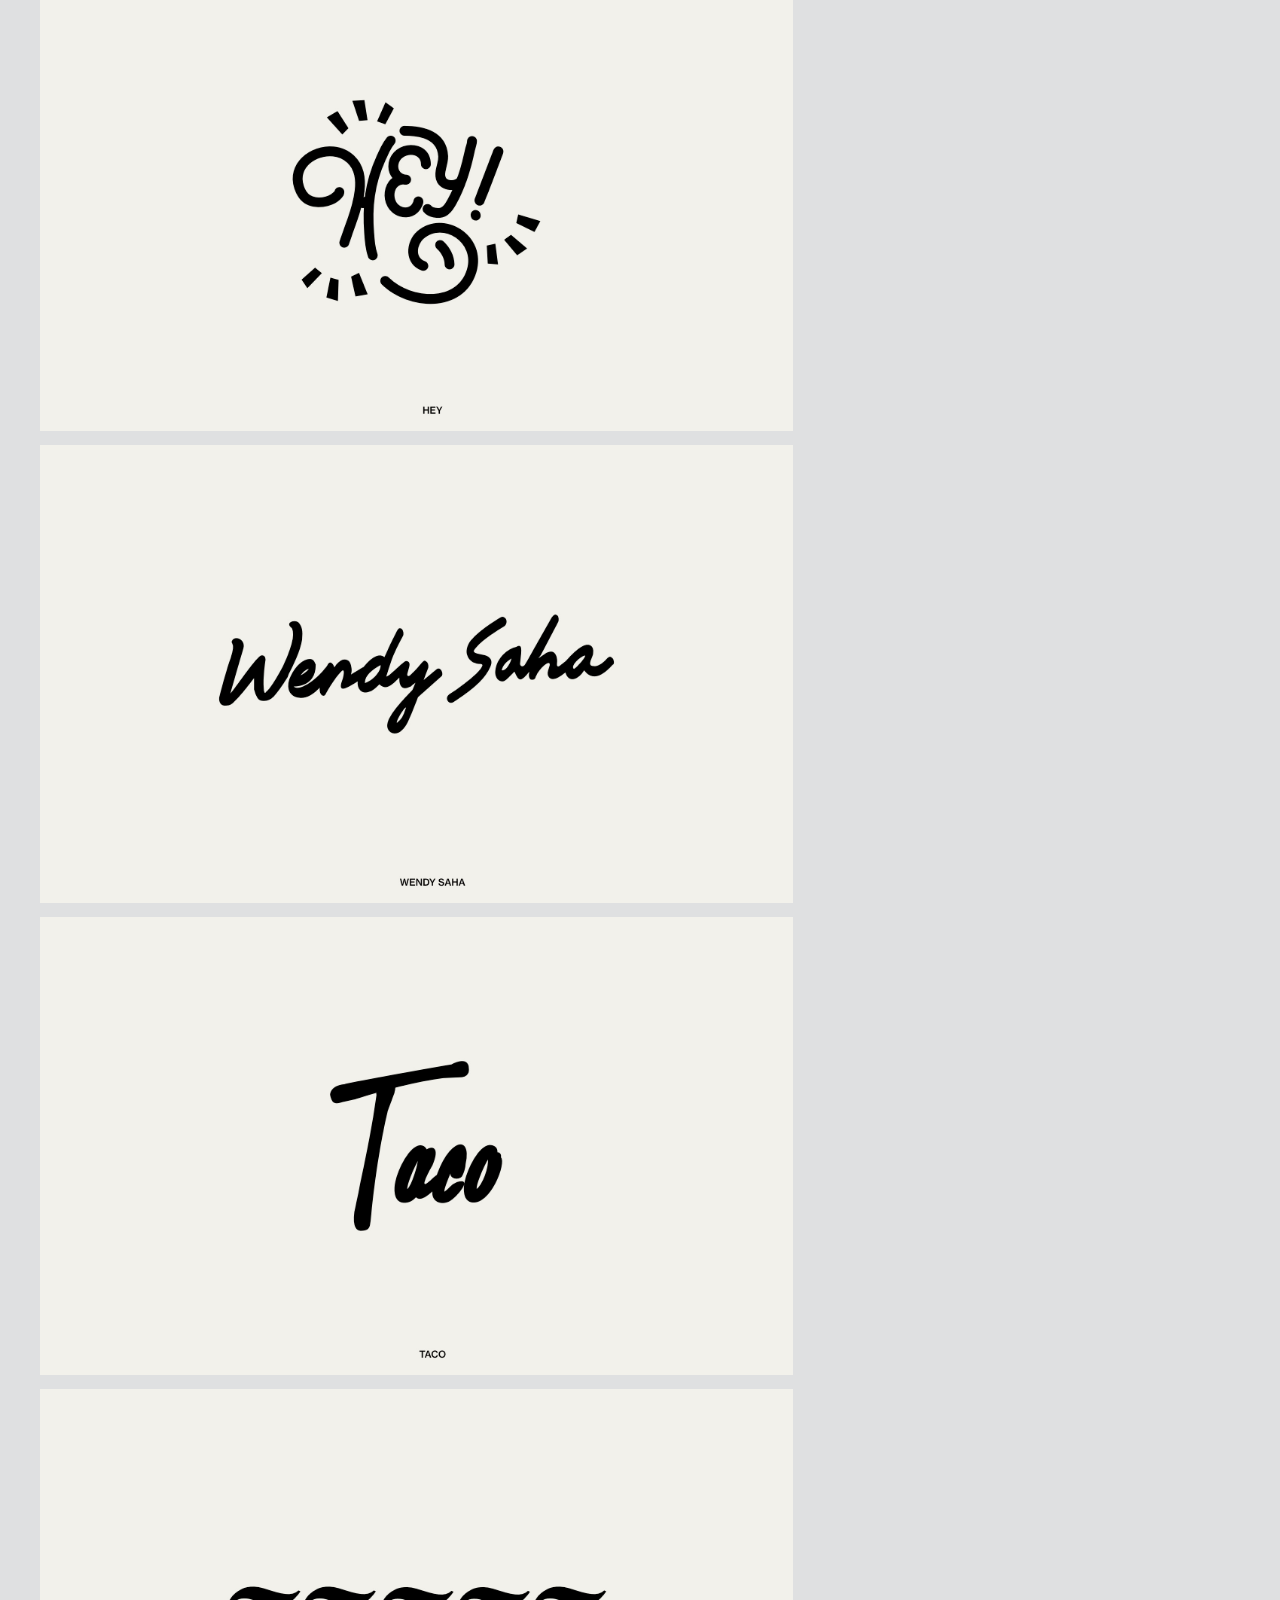
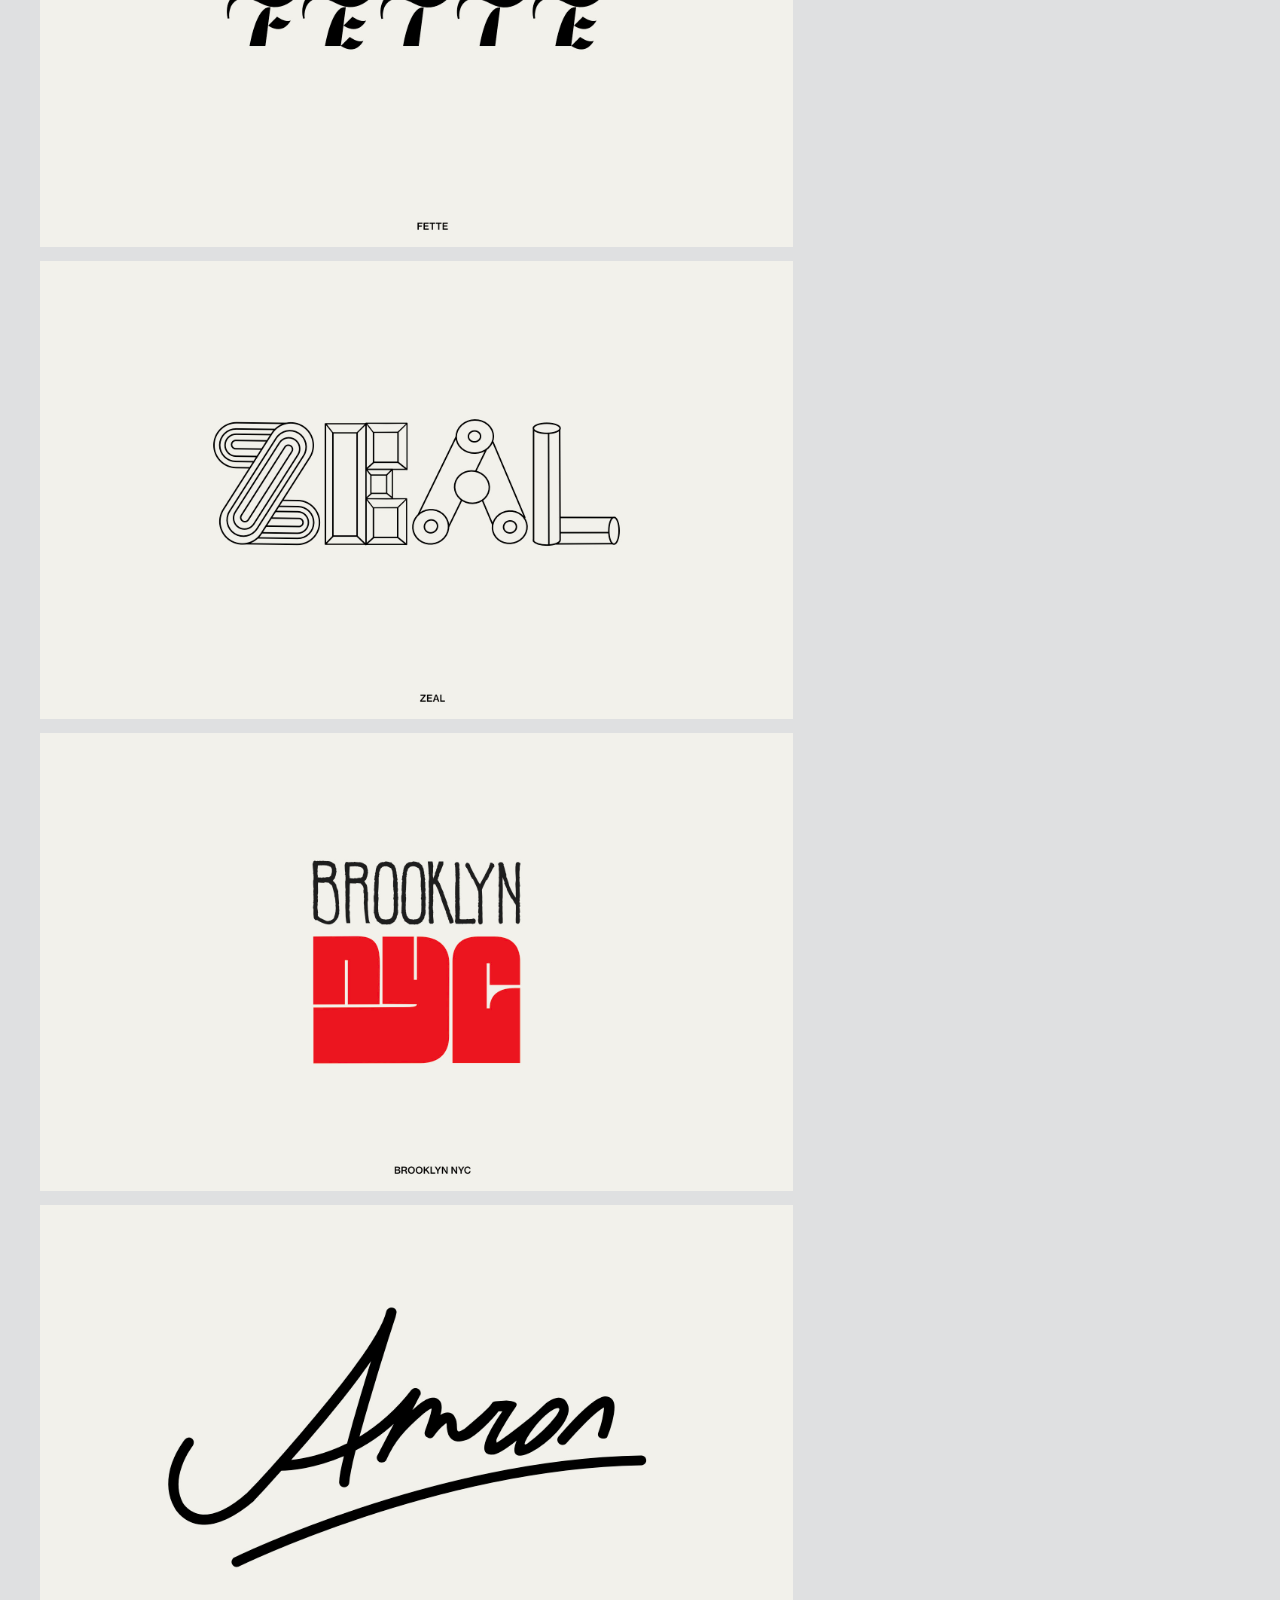
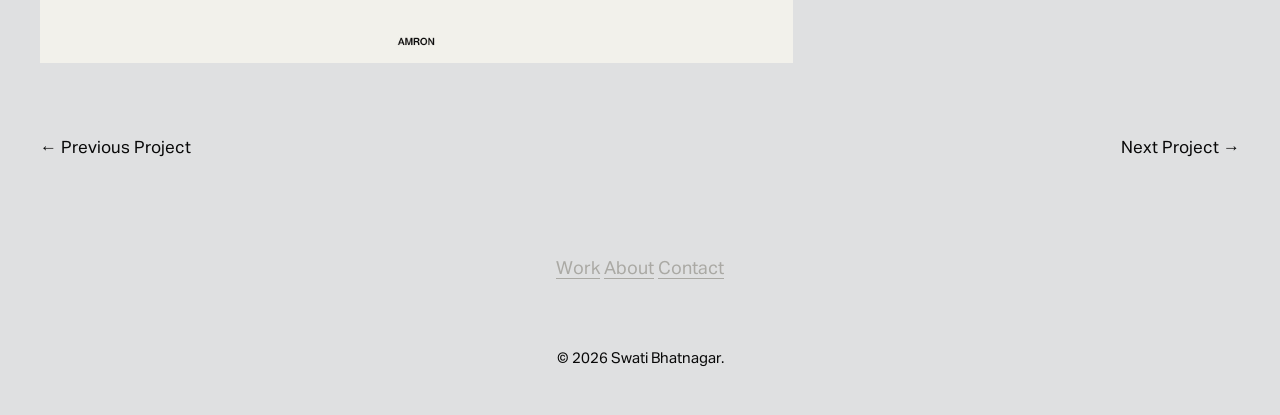
<file: typographic-works-3.html>
<!doctype html>
<html lang="en">
<head>
  <meta charset="utf-8">
  <meta name="viewport" content="width=device-width, initial-scale=1">
  <meta name="description" content="A clean, image-led portfolio template for artists and illustrators.">
  <title>Graphic Designer, Illustrator Portfolio — Swati Bhatnagar</title>
  <link rel="stylesheet" href="style.css">
</head>
<body>
  <header class="site-header">
    <nav class="nav-left" aria-label="Main navigation">
      <a class="active" href="#work">Work</a>
      <a href="#about">About</a>
      <a href="#contact">Contact</a>
    </nav>
    <a class="wordmark" href="https://swariddhi.github.io" aria-label="Home">Swati Bhatnagar</a>
    <div class="nav-right" aria-label="Social links and cart">
      <a href="https://twitter.com/" aria-label="Twitter" title="Twitter" class="social twitter">♥</a>
      <a href="https://facebook.com/" aria-label="Facebook" title="Facebook" class="social facebook">f</a>
      <a href="https://instagram.com/" aria-label="Instagram" title="Instagram" class="social instagram">◎</a>
      
    </div>
    <button class="menu-toggle" aria-label="Toggle navigation" aria-expanded="false">☰</button>
  </header>

    <title>Typographic Works III</title>

    <!-- Your existing stylesheet -->
    <link rel="stylesheet" href="style.css">


    <style>

        /* =========================
           PROJECT PAGE
        ========================= */

        .project-page {
            max-width: 1400px;
            margin: 0 auto;
            padding: 0 40px;
        }

        /* Project content */

        .project-content {
            display: grid;
            grid-template-columns: minmax(0, 2fr) minmax(280px, 1fr);
            gap: 70px;
            margin-top: 45px;
        }

        /* Images */

        .project-images {
            display: flex;
            flex-direction: column;
            gap: 14px;
        }

        .project-images img {
            display: block;
            width: 100%;
            height: auto;
        }

        /* Project information */

        .project-info {
            padding-top: 25px;
        }

        .project-info  {
            margin: 0 0 35px 0;
            font-size: 38px;
            line-height: 1.1;
            font-weight: 600;
        }

        .project-info p {
            margin: 0;
            max-width: 430px;
            font-size: 16px;
            line-height: 1.8;
            font-weight: 400;
        }

        /* Previous / Next */

        .project-navigation {
            display: flex;
            justify-content: space-between;
            margin-top: 75px;
            padding-bottom: 100px;
            font-size: 17px;
        }

        .project-navigation a {
            color: inherit;
            text-decoration: none;
        }

        .project-navigation a:hover {
            text-decoration: underline;
        }

        /* Mobile */

        @media (max-width: 800px) {

            .project-page {
                padding: 0 20px;
            }

            .project-content {
                grid-template-columns: 1fr;
                gap: 40px;
                margin-top: 30px;
            }

            .project-info {
                order: -1;
                padding-top: 0;
            }

            .project-info  {
                font-size: 30px;
                margin-bottom: 20px;
            }

            .project-info p {
                font-size: 15px;
                line-height: 1.7;
            }

            .project-navigation {
                margin-top: 50px;
                padding-bottom: 60px;
                font-size: 15px;
            }
        }

    </style>
</head>


<body>


    <!-- =========================
         PROJECT
         ========================= -->

    <main class="project-page">

        <div class="project-content">

            <!-- LEFT: PROJECT IMAGES -->

            <div class="project-images">

                <img src="assets/skate1.jpg" alt="Project image">

                <img src="assets/ariana-arana2.jpg" alt="Project image">

                <img src="assets/Brooklyn3.jpg" alt="Project image">
                <img src="assets/Hey4.jpg" alt="Project image">
                <img src="assets/Wendy5.jpg" alt="Project image">
                <img src="assets/Taco6.jpg" alt="Project image">
                <img src="assets/fette7.jpg" alt="Project image">
                <img src="assets/zeal8.jpg" alt="Project image">
                <img src="assets/brooklyn-nyc9.jpg" alt="Project image">
                <img src="assets/amron10.jpg" alt="Project image">
                
                

            </div>


            <!-- RIGHT: PROJECT INFORMATION -->

            <div class="project-info">

                <h1>
                    Typographic<br>
                    Works III
                </h1>

                <p>
                    This project contrasts the raw, organic energy of brushed script with the calculated precision of geometric letterforms.
                </p>

            </div>

        </div>


        <!-- =========================
             PREVIOUS / NEXT
             ========================= -->

        <div class="project-navigation">

            <a href="project-previous.html">
                ← Previous Project
            </a>

            <a href="project-next.html">
                Next Project →
            </a>

        </div>

    </main>


    <!-- =========================
         FOOTER
         ========================= -->

    <footer class="site-footer">

        <div class="footer-links">
            <a href="index.html">Work</a>
            <a href="about.html">About</a>
            <a href="contact.html">Contact</a>
        </div>

        <p>
            © 2026 Swati Bhatnagar.
        </p>

    </footer>


</body>
</html>
</file>
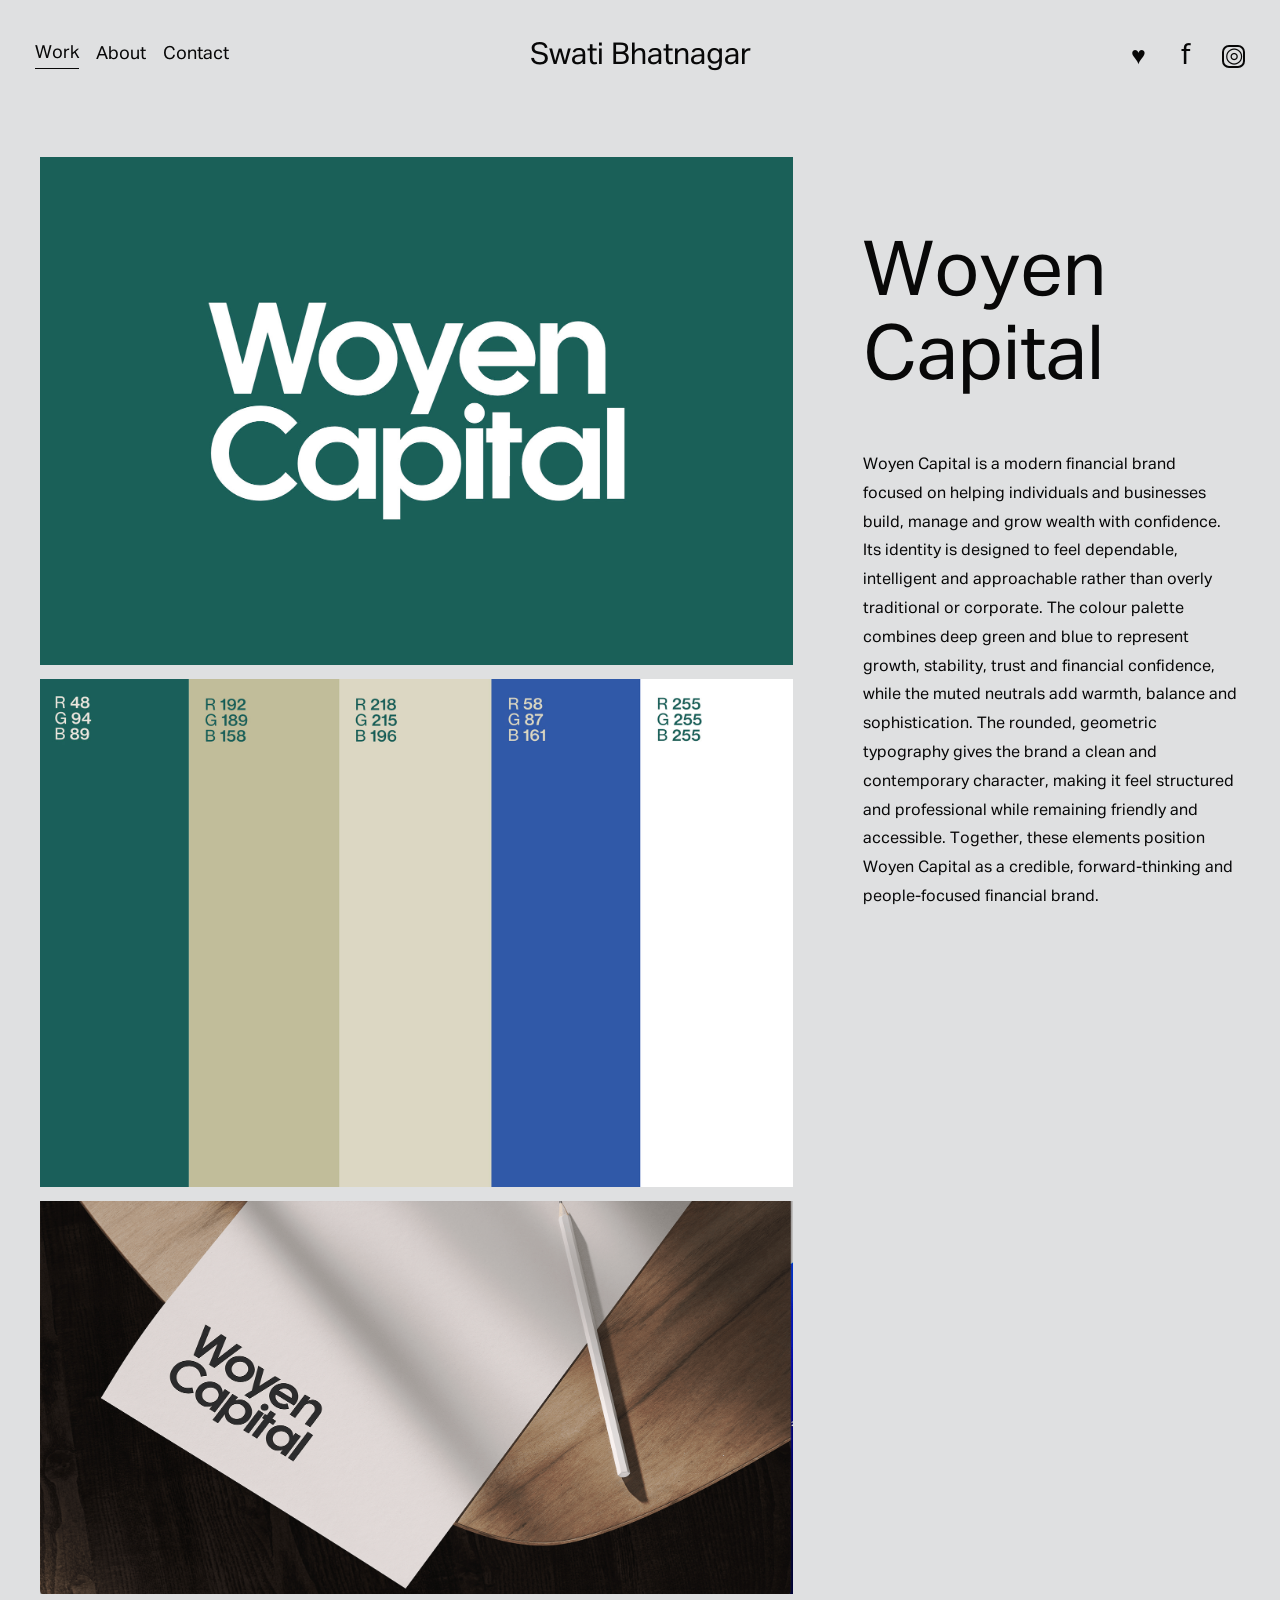
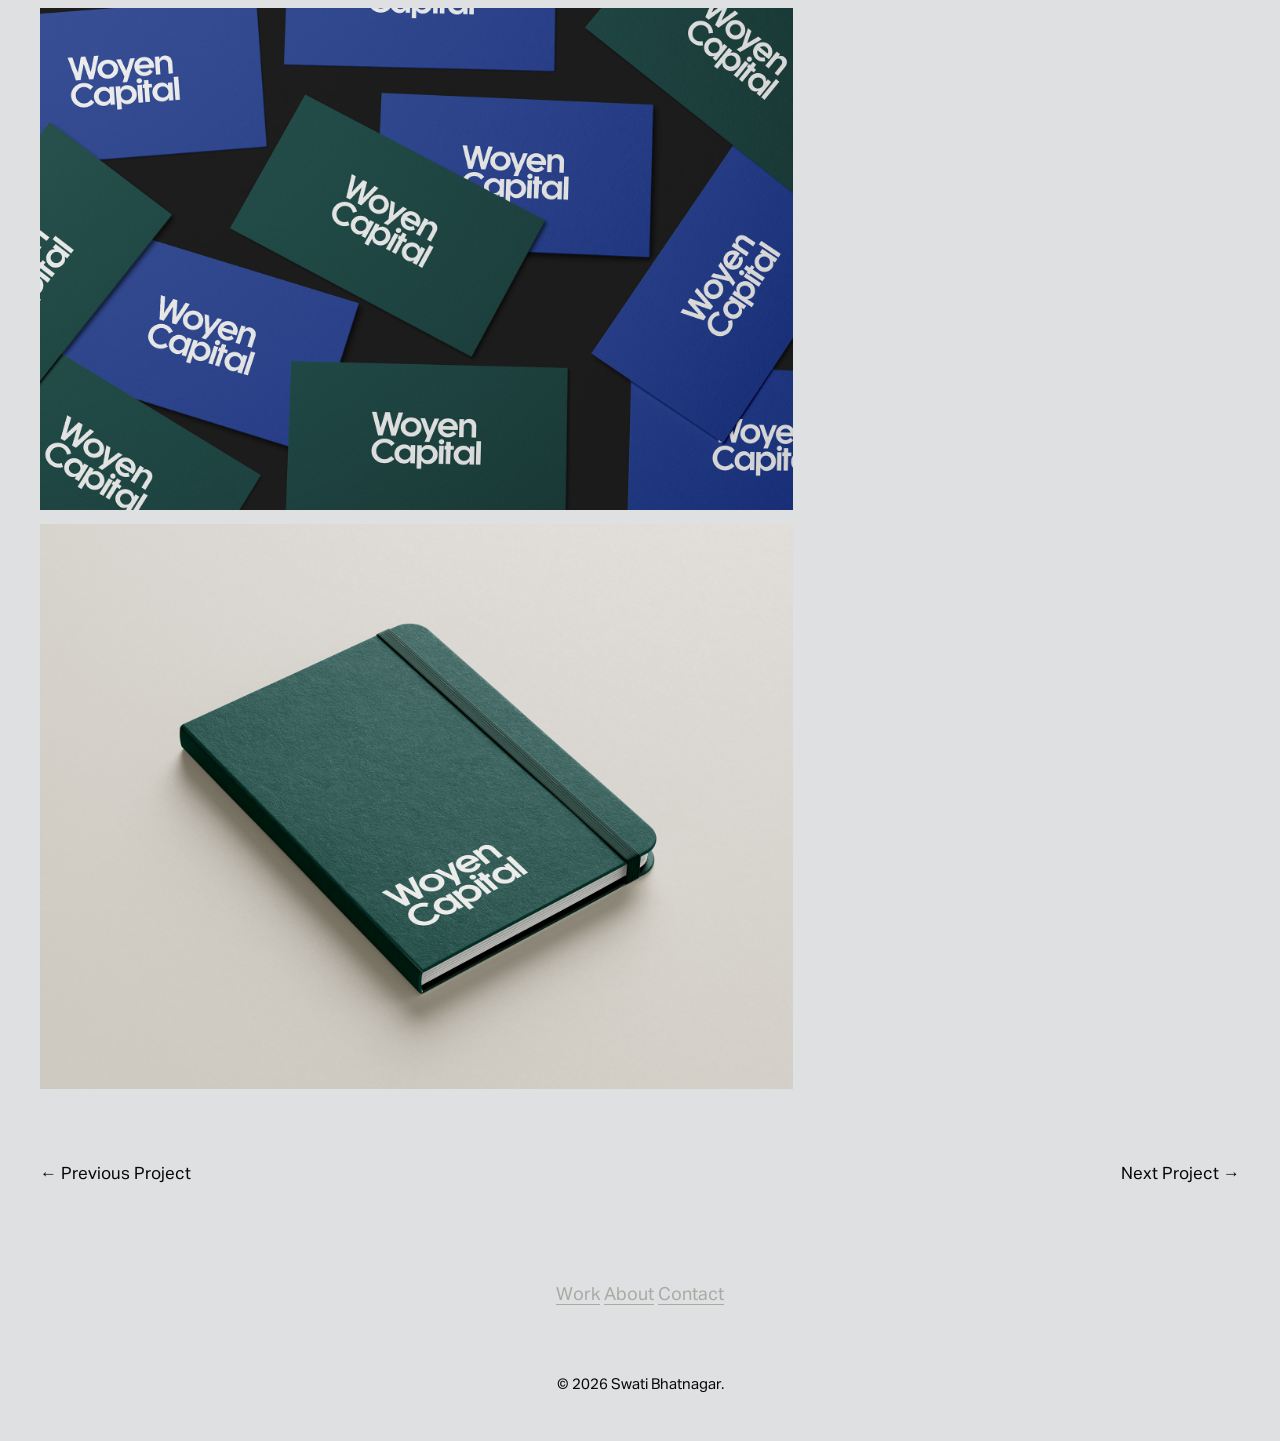
<file: woyen-capital.html>
<!doctype html>
<html lang="en">
<head>
  <meta charset="utf-8">
  <meta name="viewport" content="width=device-width, initial-scale=1">
  <meta name="description" content="A clean, image-led portfolio template for artists and illustrators.">
  <title>Graphic Designer, Illustrator Portfolio — Swati Bhatnagar</title>
  <link rel="stylesheet" href="style.css">
</head>
<body>
  <header class="site-header">
    <nav class="nav-left" aria-label="Main navigation">
      <a class="active" href="#work">Work</a>
      <a href="#about">About</a>
      <a href="#contact">Contact</a>
    </nav>
    <a class="wordmark" href="https://swariddhi.github.io" aria-label="Home">Swati Bhatnagar</a>
    <div class="nav-right" aria-label="Social links and cart">
      <a href="https://twitter.com/" aria-label="Twitter" title="Twitter" class="social twitter">♥</a>
      <a href="https://facebook.com/" aria-label="Facebook" title="Facebook" class="social facebook">f</a>
      <a href="https://instagram.com/" aria-label="Instagram" title="Instagram" class="social instagram">◎</a>
      
    </div>
    <button class="menu-toggle" aria-label="Toggle navigation" aria-expanded="false">☰</button>
  </header>

    <title>Woyen Capital</title>

    <!-- Your existing stylesheet -->
    <link rel="stylesheet" href="style.css">


    <style>

        /* =========================
           PROJECT PAGE
        ========================= */

        .project-page {
            max-width: 1400px;
            margin: 0 auto;
            padding: 0 40px;
        }

        /* Project content */

        .project-content {
            display: grid;
            grid-template-columns: minmax(0, 2fr) minmax(280px, 1fr);
            gap: 70px;
            margin-top: 45px;
        }

        /* Images */

        .project-images {
            display: flex;
            flex-direction: column;
            gap: 14px;
        }

        .project-images img {
            display: block;
            width: 100%;
            height: auto;
        }

        /* Project information */

        .project-info {
            padding-top: 25px;
        }

        .project-info  {
            margin: 0 0 35px 0;
            font-size: 38px;
            line-height: 1.1;
            font-weight: 600;
        }

        .project-info p {
            margin: 0;
            max-width: 430px;
            font-size: 16px;
            line-height: 1.8;
            font-weight: 400;
        }

        /* Previous / Next */

        .project-navigation {
            display: flex;
            justify-content: space-between;
            margin-top: 75px;
            padding-bottom: 100px;
            font-size: 17px;
        }

        .project-navigation a {
            color: inherit;
            text-decoration: none;
        }

        .project-navigation a:hover {
            text-decoration: underline;
        }

        /* Mobile */

        @media (max-width: 800px) {

            .project-page {
                padding: 0 20px;
            }

            .project-content {
                grid-template-columns: 1fr;
                gap: 40px;
                margin-top: 30px;
            }

            .project-info {
                order: -1;
                padding-top: 0;
            }

            .project-info  {
                font-size: 30px;
                margin-bottom: 20px;
            }

            .project-info p {
                font-size: 15px;
                line-height: 1.7;
            }

            .project-navigation {
                margin-top: 50px;
                padding-bottom: 60px;
                font-size: 15px;
            }
        }

    </style>
</head>


<body>


    <!-- =========================
         PROJECT
         ========================= -->

    <main class="project-page">

        <div class="project-content">

            <!-- LEFT: PROJECT IMAGES -->

            <div class="project-images">

                <img src="assets/woyen-1.jpg" alt="Project image">

                <img src="assets/woyen-2.jpg" alt="Project image">

                <img src="assets/woyen-3.jpg" alt="Project image">
                <img src="assets/woyen-4.jpg" alt="Project image">
                <img src="assets/woyen-5.jpg" alt="Project image">
            
                </div>


            <!-- RIGHT: PROJECT INFORMATION -->

            <div class="project-info">

                <h1>
                    Woyen Capital
                    
                </h1>

                <p>
                    Woyen Capital is a modern financial brand focused on helping individuals and businesses build, manage and grow wealth with confidence. Its identity is designed to feel dependable, intelligent and approachable rather than overly traditional or corporate. The colour palette combines deep green and blue to represent growth, stability, trust and financial confidence, while the muted neutrals add warmth, balance and sophistication. The rounded, geometric typography gives the brand a clean and contemporary character, making it feel structured and professional while remaining friendly and accessible. Together, these elements position Woyen Capital as a credible, forward-thinking and people-focused financial brand.
                </p>

            </div>

        </div>


        <!-- =========================
             PREVIOUS / NEXT
             ========================= -->

        <div class="project-navigation">

            <a href="project-previous.html">
                ← Previous Project
            </a>

            <a href="project-next.html">
                Next Project →
            </a>

        </div>

    </main>


    <!-- =========================
         FOOTER
         ========================= -->

    <footer class="site-footer">

        <div class="footer-links">
            <a href="index.html">Work</a>
            <a href="about.html">About</a>
            <a href="contact.html">Contact</a>
        </div>

        <p>
            © 2026 Swati Bhatnagar.
        </p>

    </footer>


</body>
</html>
</file>
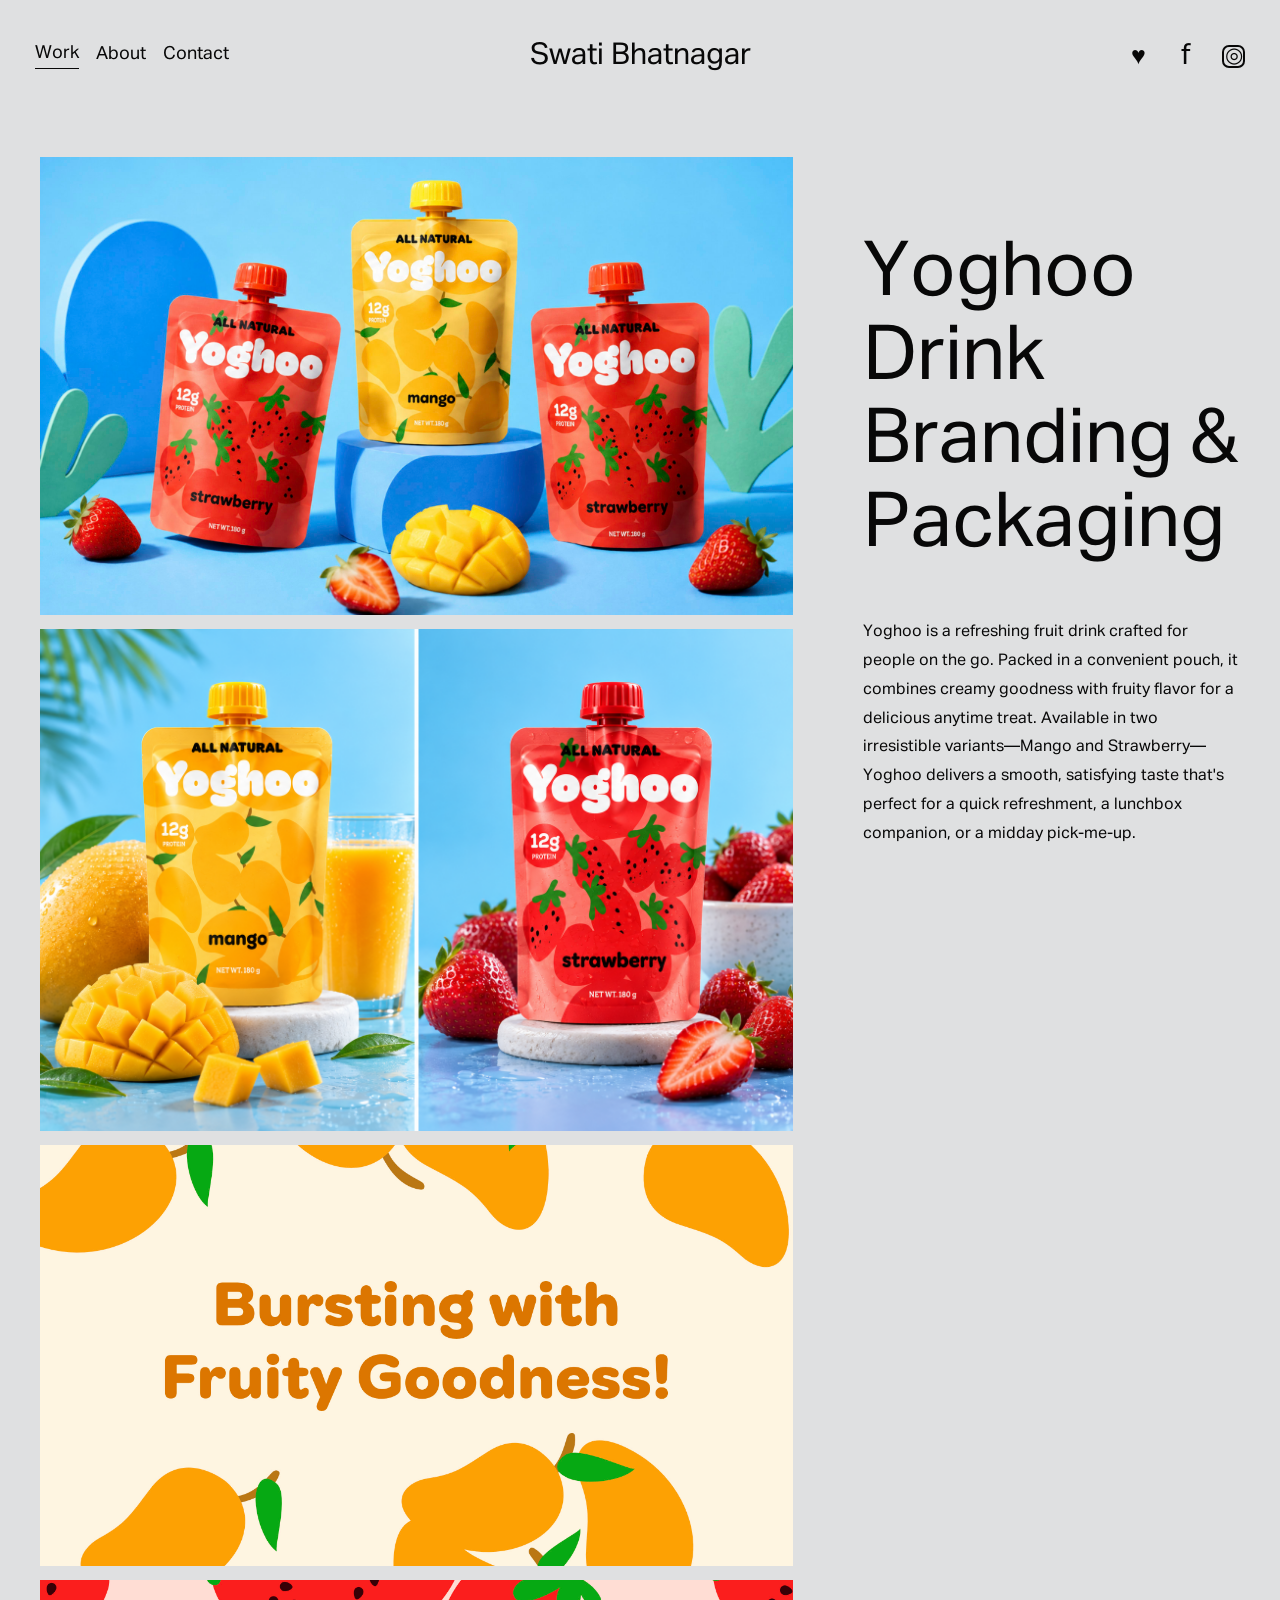
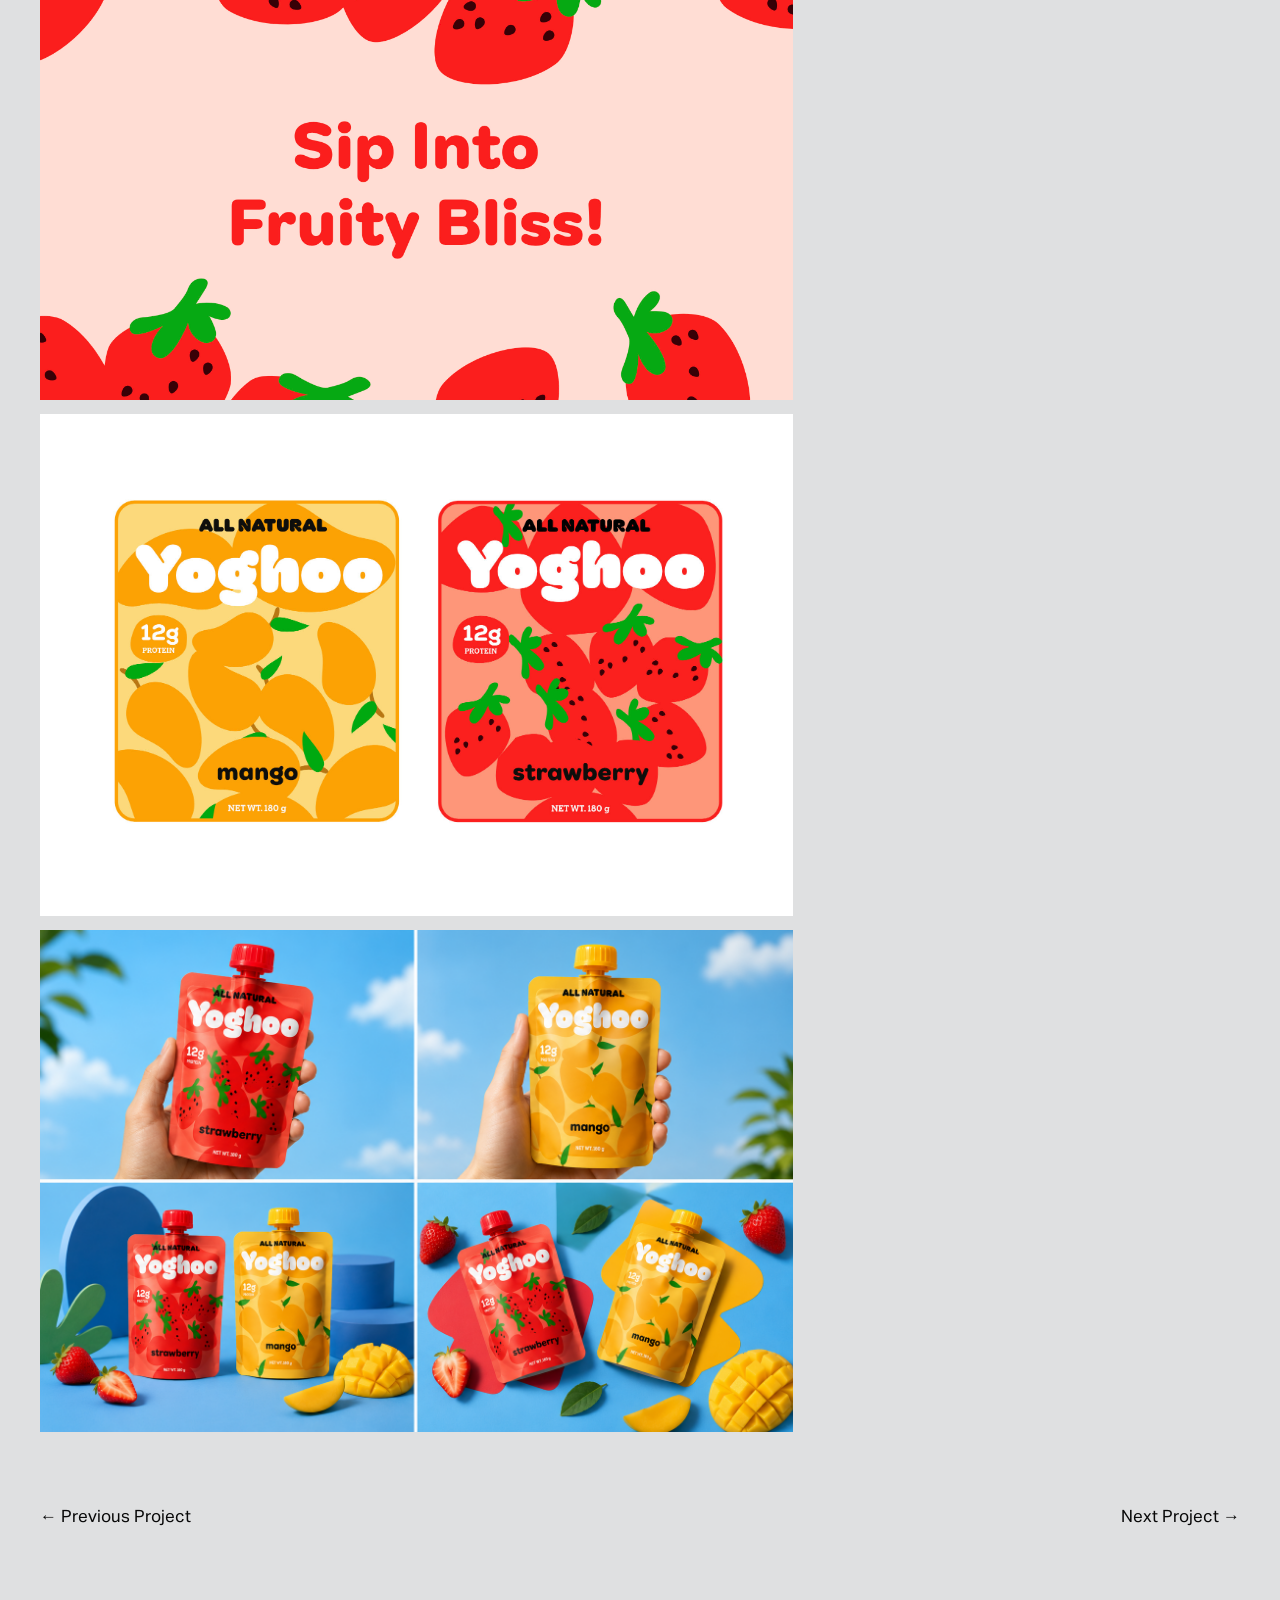
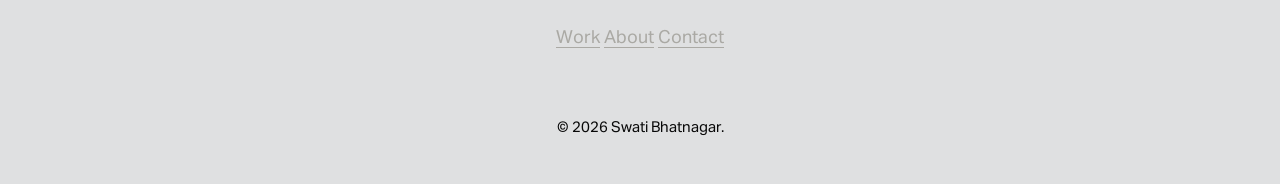
<file: yoghoo-drink-branding-packaging.html>
<!doctype html>
<html lang="en">
<head>
  <meta charset="utf-8">
  <meta name="viewport" content="width=device-width, initial-scale=1">
  <meta name="description" content="A clean, image-led portfolio template for artists and illustrators.">
  <title>Graphic Designer, Illustrator Portfolio — Swati Bhatnagar</title>
  <link rel="stylesheet" href="style.css">
</head>
<body>
  <header class="site-header">
    <nav class="nav-left" aria-label="Main navigation">
      <a class="active" href="#work">Work</a>
      <a href="#about">About</a>
      <a href="#contact">Contact</a>
    </nav>
    <a class="wordmark" href="https://swariddhi.github.io" aria-label="Home">Swati Bhatnagar</a>
    <div class="nav-right" aria-label="Social links and cart">
      <a href="https://twitter.com/" aria-label="Twitter" title="Twitter" class="social twitter">♥</a>
      <a href="https://facebook.com/" aria-label="Facebook" title="Facebook" class="social facebook">f</a>
      <a href="https://instagram.com/" aria-label="Instagram" title="Instagram" class="social instagram">◎</a>
      
    </div>
    <button class="menu-toggle" aria-label="Toggle navigation" aria-expanded="false">☰</button>
  </header>

    <title>Typographic Works III</title>

    <!-- Your existing stylesheet -->
    <link rel="stylesheet" href="style.css">


    <style>

        /* =========================
           PROJECT PAGE
        ========================= */

        .project-page {
            max-width: 1400px;
            margin: 0 auto;
            padding: 0 40px;
        }

        /* Project content */

        .project-content {
            display: grid;
            grid-template-columns: minmax(0, 2fr) minmax(280px, 1fr);
            gap: 70px;
            margin-top: 45px;
        }

        /* Images */

        .project-images {
            display: flex;
            flex-direction: column;
            gap: 14px;
        }

        .project-images img {
            display: block;
            width: 100%;
            height: auto;
        }

        /* Project information */

        .project-info {
            padding-top: 25px;
        }

        .project-info  {
            margin: 0 0 35px 0;
            font-size: 38px;
            line-height: 1.1;
            font-weight: 600;
        }

        .project-info p {
            margin: 0;
            max-width: 430px;
            font-size: 16px;
            line-height: 1.8;
            font-weight: 400;
        }

        /* Previous / Next */

        .project-navigation {
            display: flex;
            justify-content: space-between;
            margin-top: 75px;
            padding-bottom: 100px;
            font-size: 17px;
        }

        .project-navigation a {
            color: inherit;
            text-decoration: none;
        }

        .project-navigation a:hover {
            text-decoration: underline;
        }

        /* Mobile */

        @media (max-width: 800px) {

            .project-page {
                padding: 0 20px;
            }

            .project-content {
                grid-template-columns: 1fr;
                gap: 40px;
                margin-top: 30px;
            }

            .project-info {
                order: -1;
                padding-top: 0;
            }

            .project-info  {
                font-size: 30px;
                margin-bottom: 20px;
            }

            .project-info p {
                font-size: 15px;
                line-height: 1.7;
            }

            .project-navigation {
                margin-top: 50px;
                padding-bottom: 60px;
                font-size: 15px;
            }
        }

    </style>
</head>


<body>


    <!-- =========================
         PROJECT
         ========================= -->

    <main class="project-page">

        <div class="project-content">

            <!-- LEFT: PROJECT IMAGES -->

            <div class="project-images">

                <img src="assets/yoghoo1.jpg" alt="Project image">

                <img src="assets/yoghoo2.png" alt="Project image">

                <img src="assets/yoghoo3.jpg" alt="Project image">
                <img src="assets/yoghoo4.jpg" alt="Project image">
                <img src="assets/yoghoo5.jpg" alt="Project image">
                <img src="assets/yoghoo6.png" alt="Project image">
                

            </div>


            <!-- RIGHT: PROJECT INFORMATION -->

            <div class="project-info">

                <h1>
                    Yoghoo Drink<br>
                    Branding & Packaging
                </h1>

                <p>
                    Yoghoo is a refreshing fruit drink crafted for people on the go. Packed in a convenient pouch, it combines creamy goodness with fruity flavor for a delicious anytime treat. Available in two irresistible variants—Mango and Strawberry—Yoghoo delivers a smooth, satisfying taste that's perfect for a quick refreshment, a lunchbox companion, or a midday pick-me-up.
                </p>

            </div>

        </div>


        <!-- =========================
             PREVIOUS / NEXT
             ========================= -->

        <div class="project-navigation">

            <a href="project-previous.html">
                ← Previous Project
            </a>

            <a href="project-next.html">
                Next Project →
            </a>

        </div>

    </main>


    <!-- =========================
         FOOTER
         ========================= -->

    <footer class="site-footer">

        <div class="footer-links">
            <a href="index.html">Work</a>
            <a href="about.html">About</a>
            <a href="contact.html">Contact</a>
        </div>

        <p>
            © 2026 Swati Bhatnagar.
        </p>

    </footer>


</body>
</html>
</file>
<file: style.css>
@font-face {
  font-family: "Aktiv Grotesk";
  src: url("./AktivGrotesk-Regular.otf") format("opentype");
  font-weight: 400;
  font-style: normal;
  font-display: swap;
}

:root {
  --page: #DFE0E1;
  --ink: #080808;
  --muted: #aaa9a4;
  --gutter: clamp(20px, 2.7vw, 48px);
}
* { box-sizing: border-box; }
html { scroll-behavior: smooth; }
body {
  margin: 0;
  background: var(--page);
  color: var(--ink);
  font-family: "Aktiv Grotesk", sans-serif;
  font-weight: 400;
  -webkit-font-smoothing: antialiased;
}
a { color: inherit; }
.site-header {
  min-height: 112px;
  padding: 28px var(--gutter);
  display: grid;
  grid-template-columns: 1fr auto 1fr;
  align-items: center;
  gap: 24px;
}
.nav-left, .nav-right { display: flex; align-items: center; gap: clamp(14px, 1.35vw, 24px); }
.nav-left a, .site-footer a { text-decoration: none; font-size: 18px; }
.nav-left a { padding-bottom: 4px; }
.nav-left a.active { border-bottom: 1px solid currentColor; }
.wordmark {
  font-family: "Aktiv Grotesk", sans-serif !important;
  font-size: clamp(27px, 2.35vw, 40px);
  font-weight: 400 !important;
  letter-spacing: 0;
  text-decoration: none;
  white-space: nowrap;
}
.nav-right { justify-content: flex-end; gap: 24px; }
.social { text-decoration: none; display: inline-flex; justify-content: center; align-items: center; font-weight: 700; font-size: 25px; width: 24px; height: 28px; }
.facebook { font-family: Arial, sans-serif; font-size: 29px; }
.instagram { border: 2px solid currentColor; border-radius: 7px; font-size: 21px; line-height: 1; width: 23px; height: 23px; }
.cart { display: inline-flex; align-items: center; gap: 5px; text-decoration: none; font-size: 18px; }
.cart svg { width: 29px; height: 29px; fill: none; stroke: currentColor; stroke-width: 1.2; stroke-linecap: round; stroke-linejoin: round; }
.menu-toggle { display: none; border: 0; background: transparent; font-size: 25px; }
.intro { padding: clamp(90px, 9.1vw, 158px) var(--gutter) clamp(100px, 10.1vw, 175px); text-align: center; }
.intro h1 { max-width: 1160px; margin: 0 auto; font-size: clamp(34px, 3.35vw, 58px); line-height: 1.27; letter-spacing: -1.9px; font-weight: 400; }
.work-grid { padding: 0 var(--gutter); display: grid; grid-template-columns: repeat(2, minmax(0, 1fr)); gap: clamp(26px, 2.8vw, 50px); }
.project { position: relative; overflow: hidden; aspect-ratio: 1.5 / 1; display: flex; align-items: center; justify-content: center; text-decoration: none; }
.project-dark { background: #FFFFFF; }
.project-light { background: #fff; }
.project img {width: 100%; height: 100%; object-fit: cover; display: block; transition: transform .45s ease;}
.project:hover img { transform: scale(1.025); }
.project-caption { position: absolute; inset: auto 0 0; padding: 32px 24px 20px; display: flex; flex-direction: column; gap: 4px; color: white; background: linear-gradient(transparent, rgba(0,0,0,.62)); opacity: 0; transition: opacity .25s ease; }
.project-light .project-caption { color: #fff; }
.project:hover .project-caption, .project:focus-visible .project-caption { opacity: 1; }
.project-caption strong { font-size: 18px; }
.project-caption small { font-size: 13px; }
.shop-note { text-align: center; padding: 105px 20px 100px; }
.shop-note p { margin: 0 0 14px; font-size: clamp(27px, 3vw, 42px); letter-spacing: -1px; }
.shop-note a, .email-link { font-size: 18px; text-underline-offset: 5px; }
.contact { padding: 70px 20px 115px; text-align: center; }
.contact h2 { font-size: clamp(30px, 3vw, 44px); font-weight: 500; letter-spacing: -1.2px; margin: 0 0 14px; }
.contact p { font-size: 17px; margin: 0 0 24px; }
.site-footer { text-align: center; padding: 0 20px 48px; }
.site-footer nav { display: flex; justify-content: center; gap: 12px; flex-wrap: wrap; }
.site-footer a { color: var(--muted); text-decoration: underline; text-underline-offset: 4px; }
.site-footer p { margin: 70px 0 0; font-size: 15px; }
@media (max-width: 760px) {
  .site-header { min-height: 82px; grid-template-columns: 1fr auto; padding-top: 20px; padding-bottom: 20px; }
  .wordmark { grid-column: 1; grid-row: 1; justify-self: start; font-size: 29px; }
  .nav-left { display: none; grid-column: 1 / -1; grid-row: 2; flex-direction: column; align-items: flex-start; padding: 12px 0 6px; }
  .nav-left.open { display: flex; }
  .nav-right { display: none; }
  .menu-toggle { display: block; grid-column: 2; grid-row: 1; cursor: pointer; }
  .intro { padding: 75px 22px 82px; }
  .intro h1 { font-size: clamp(31px, 7vw, 45px); line-height: 1.2; letter-spacing: -1.3px; }
  .desktop-break { display: none; }
  .work-grid { grid-template-columns: 1fr; gap: 20px; padding: 0 18px; }
  .project { aspect-ratio: 1.12 / 1; }
  .project-caption { opacity: 1; padding: 26px 18px 15px; }
  .shop-note { padding: 78px 22px; }
  .contact { padding: 45px 20px 85px; }
  .site-footer p { margin-top: 45px; }
}
@media (prefers-reduced-motion: reduce) {
  html { scroll-behavior: auto; }
  *, *::before, *::after { transition-duration: .01ms !important; }
}
* {
  font-family: "Aktiv Grotesk", sans-serif !important;
  font-weight: 400 !important;
}
</file>
